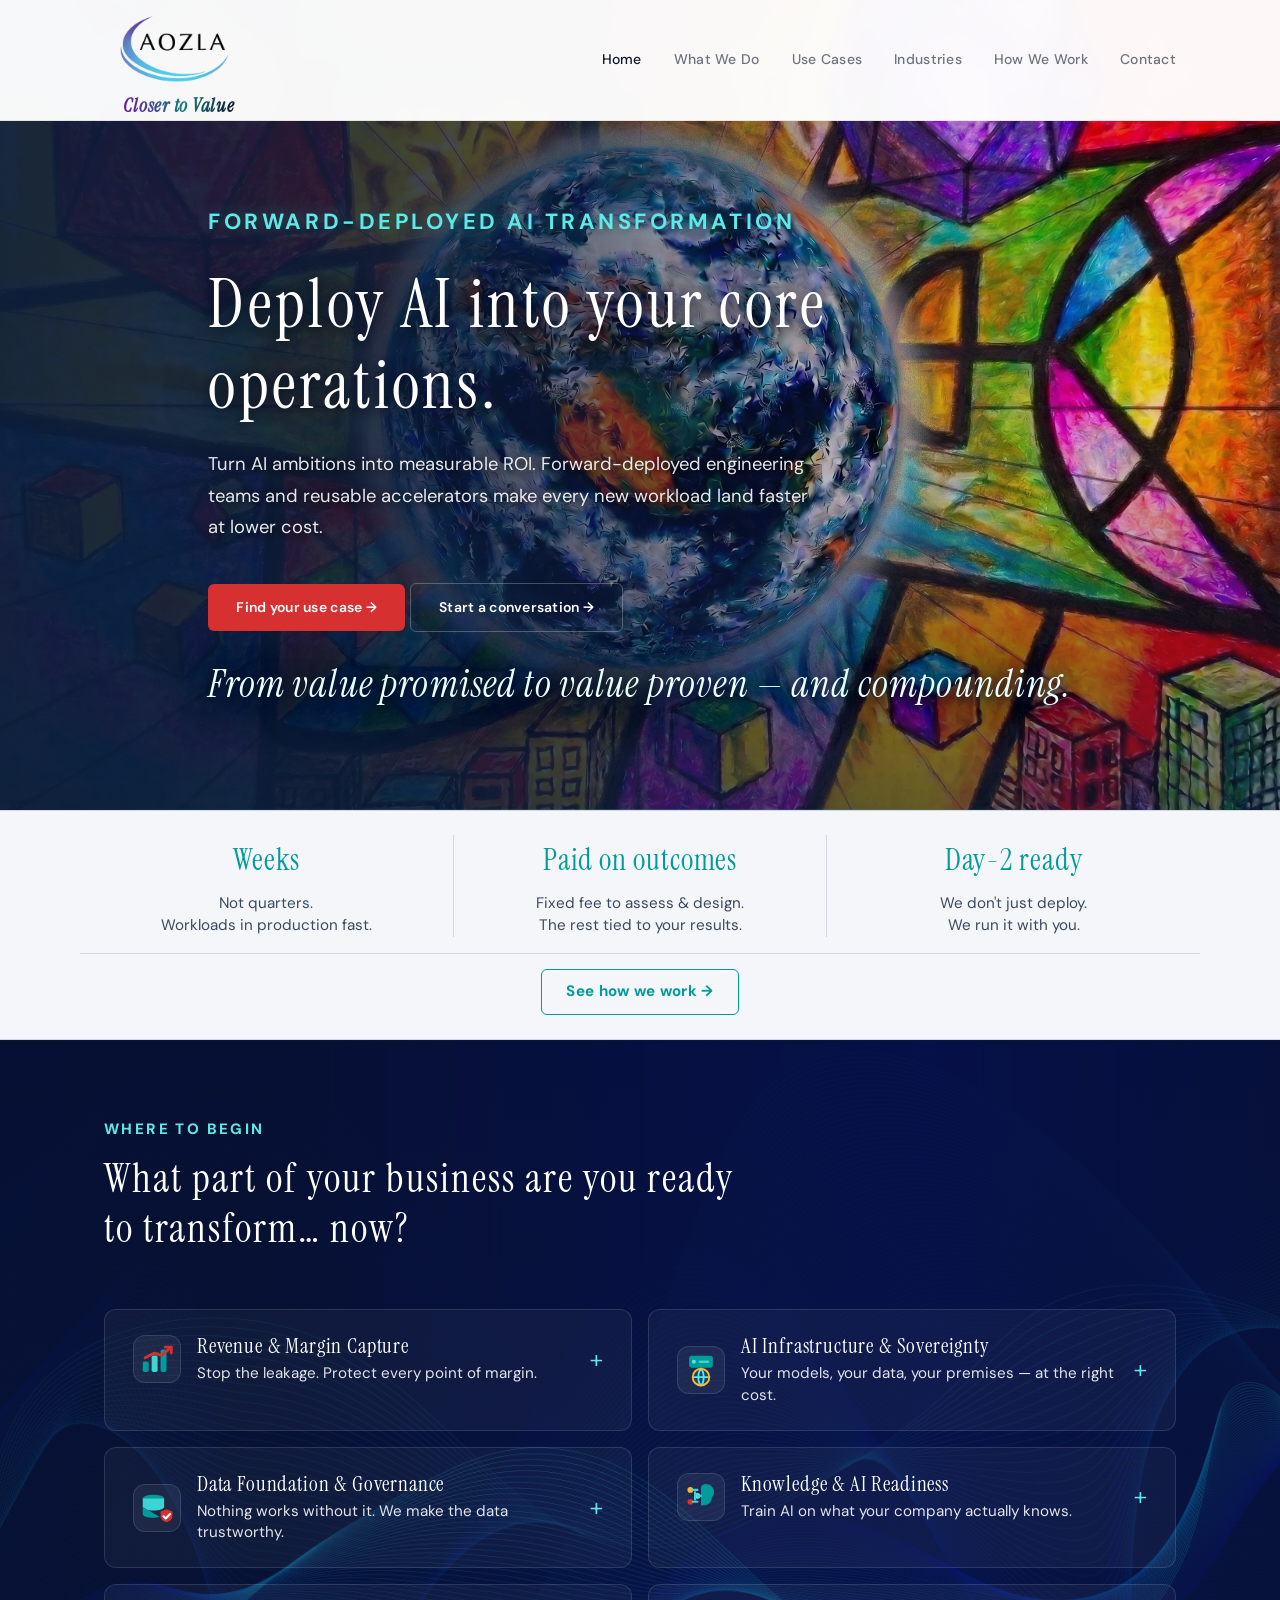
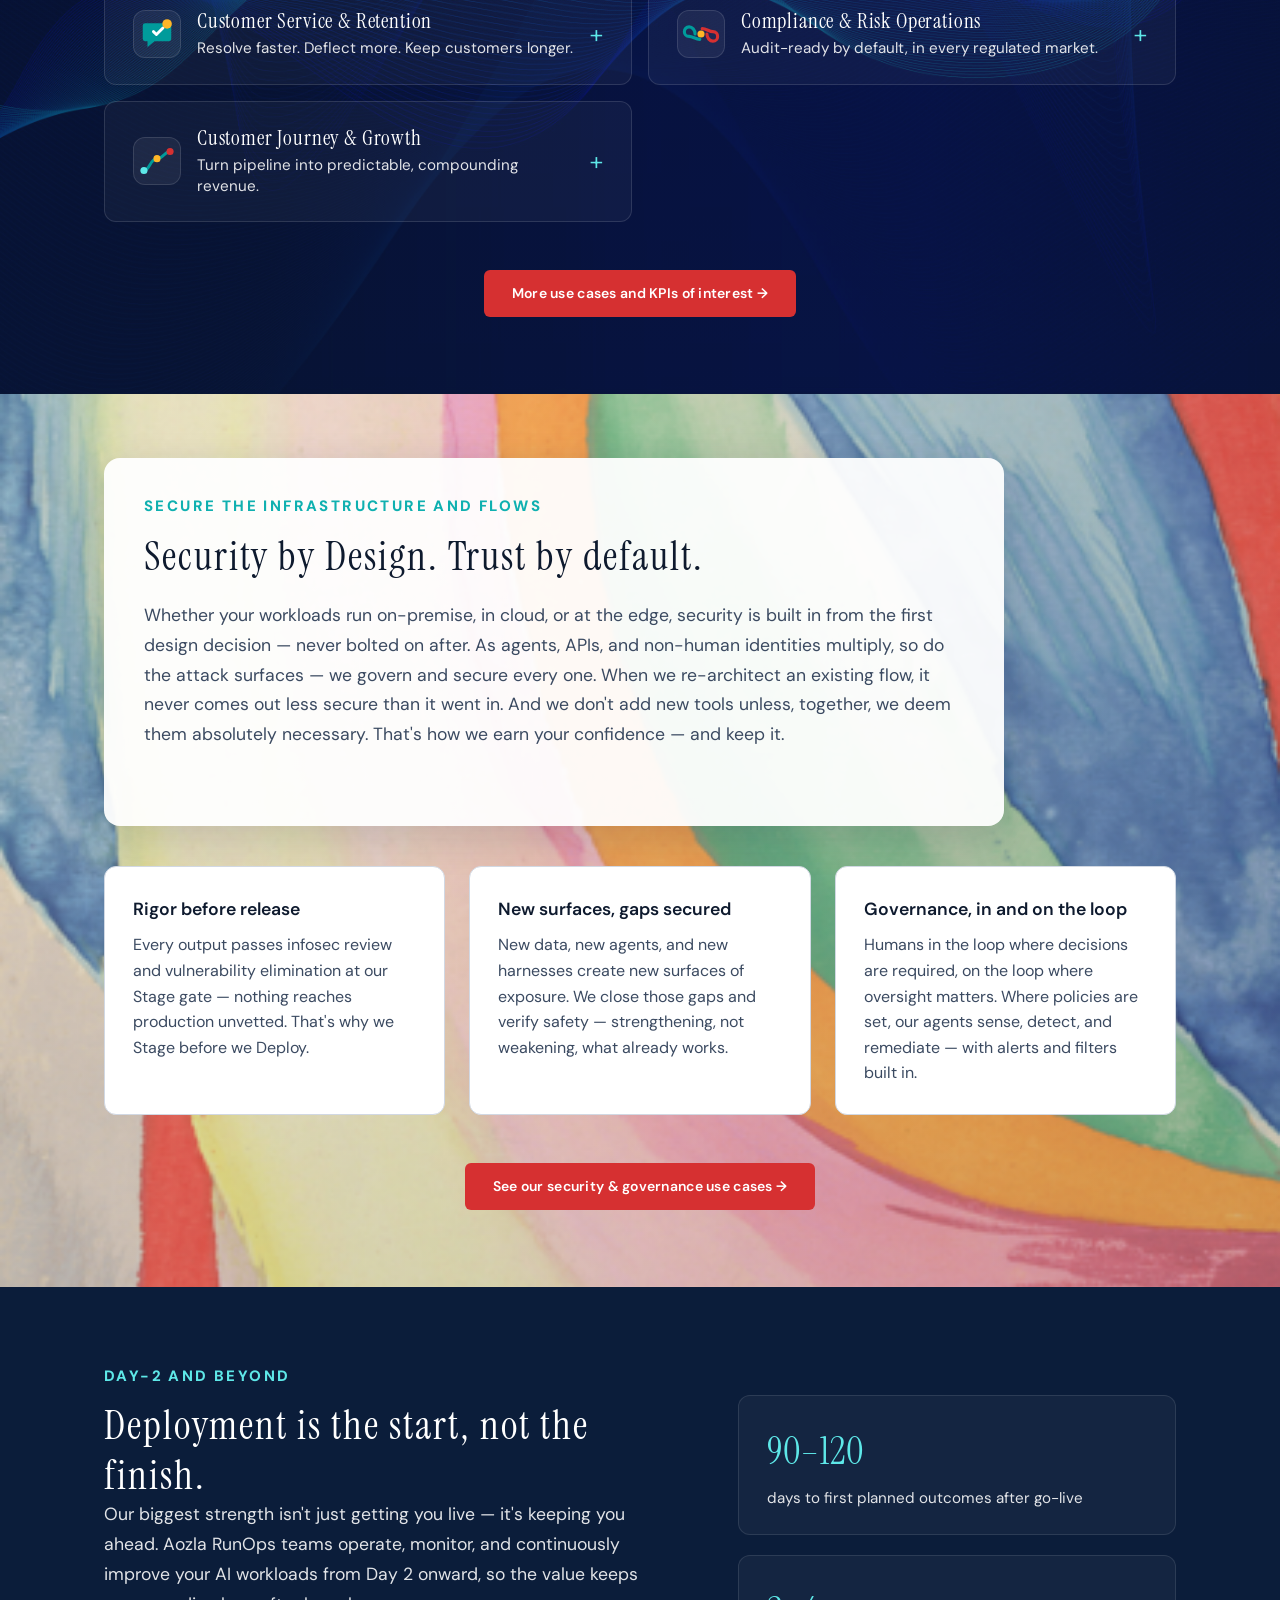
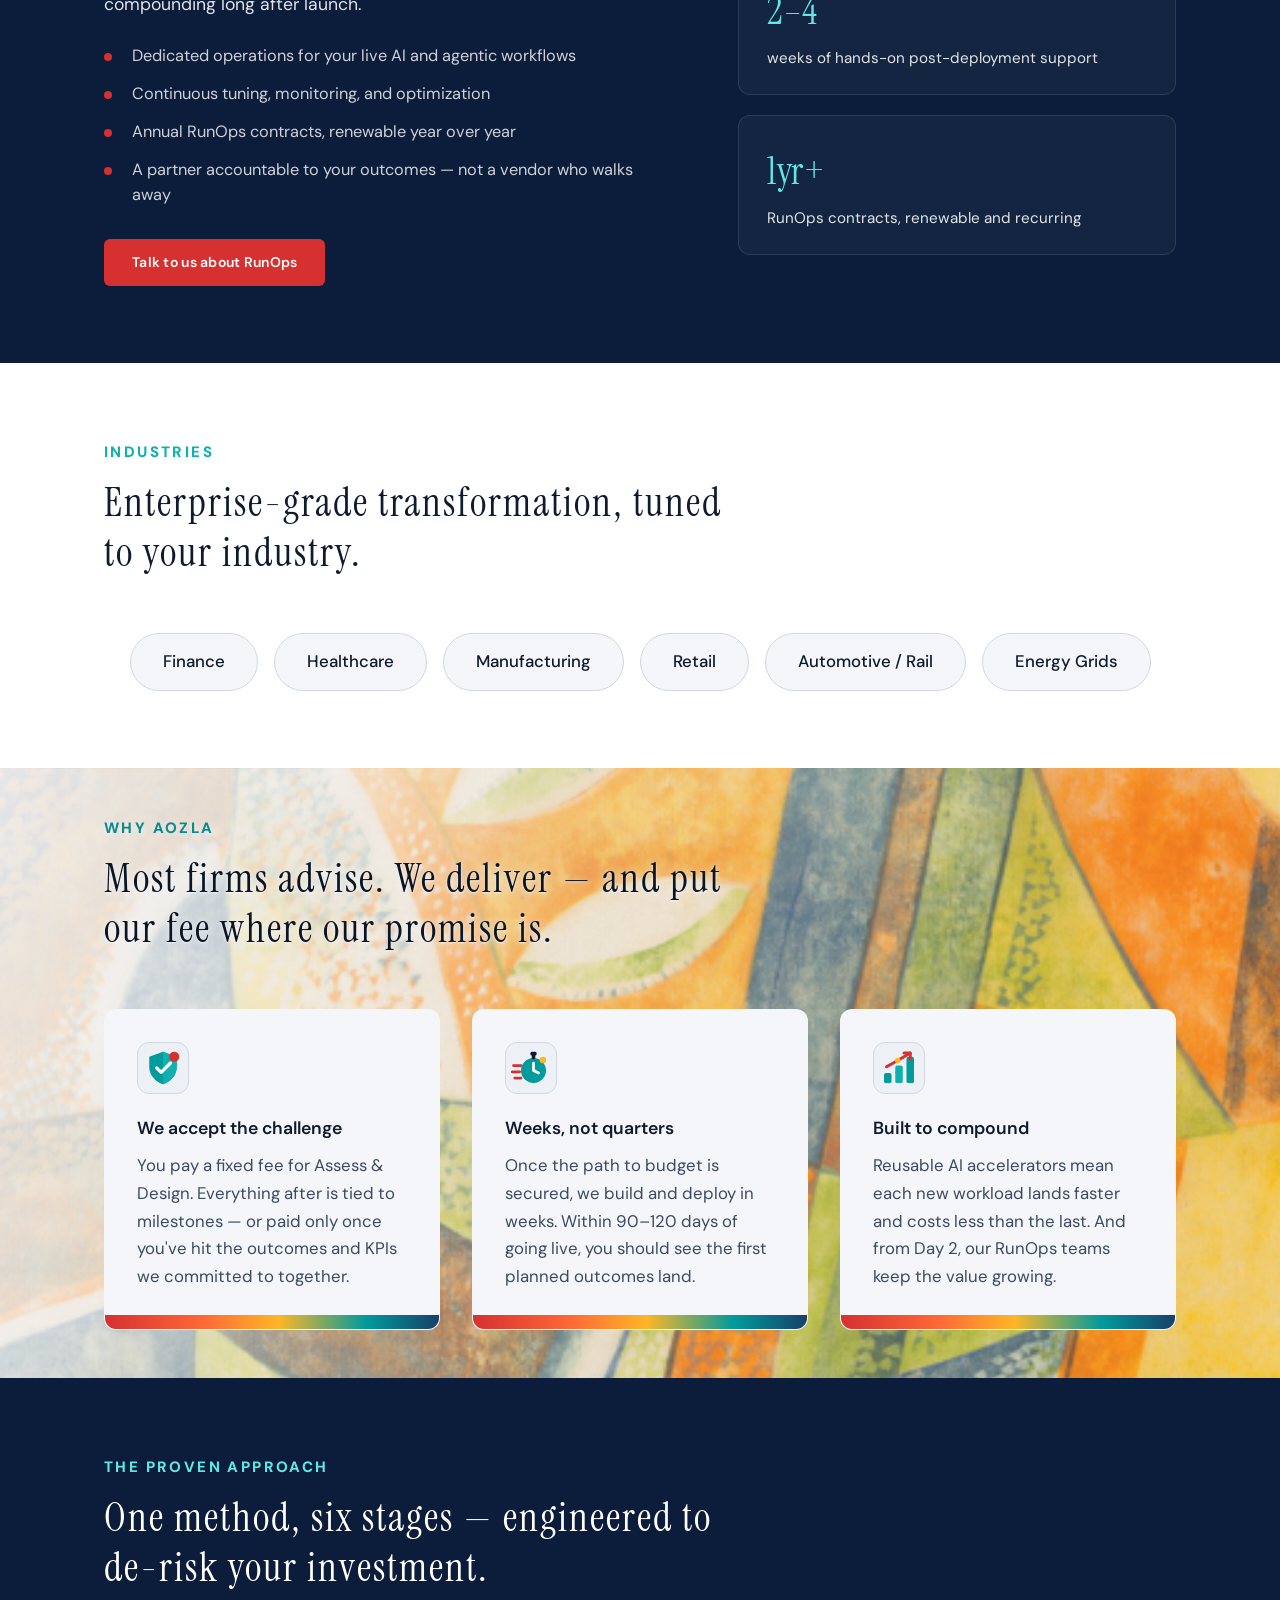
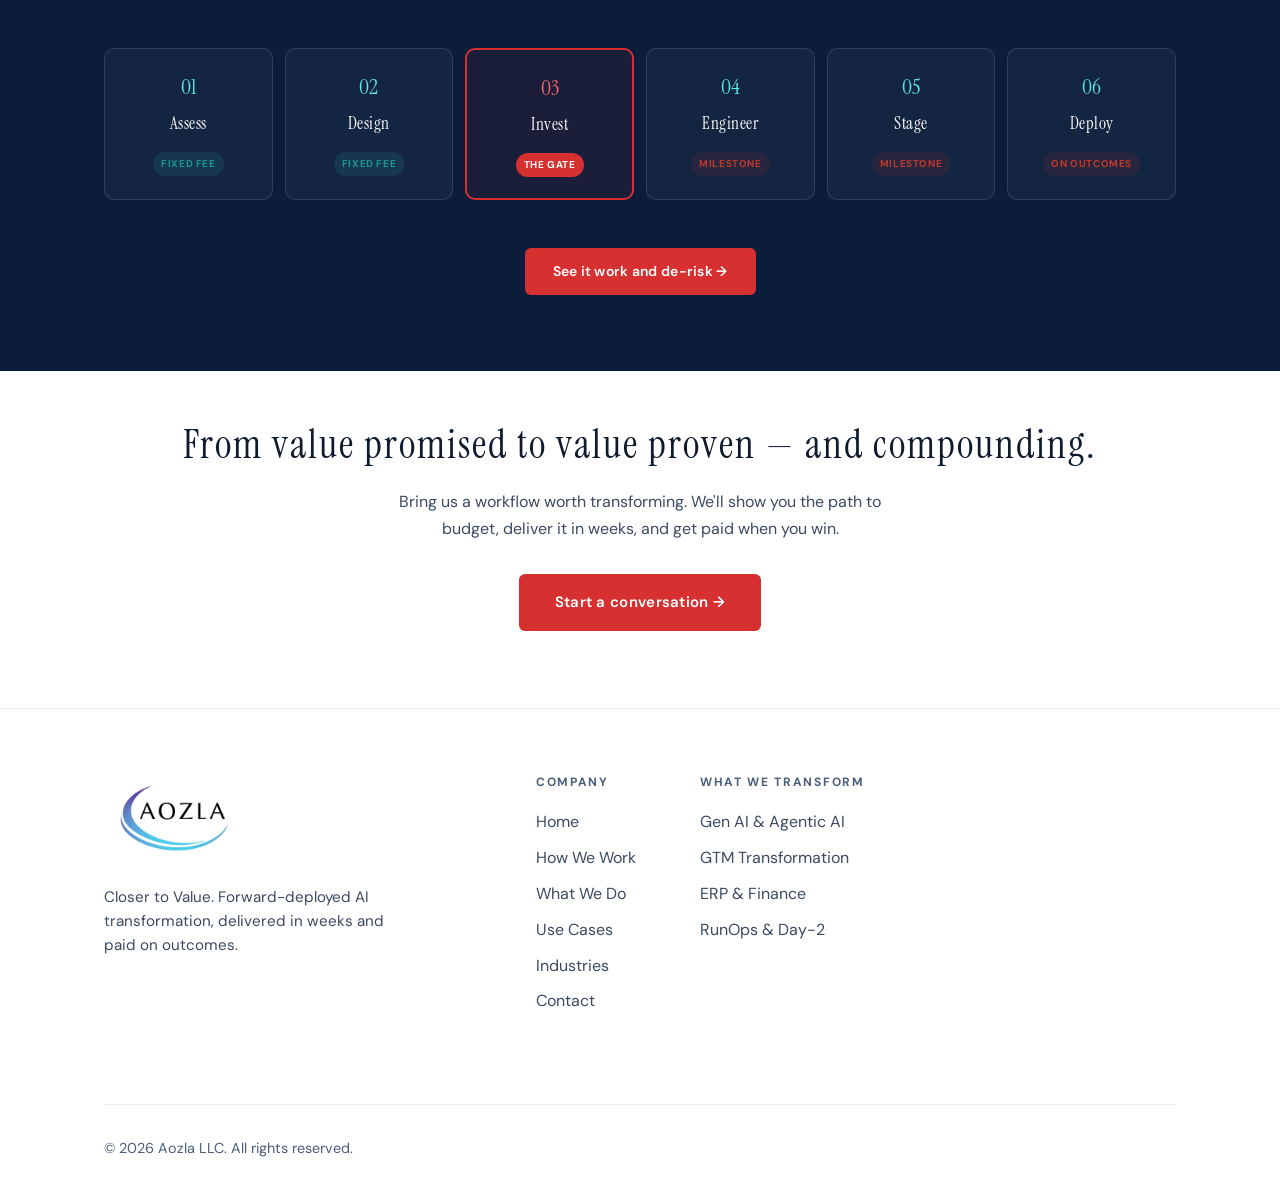
<file: index.html>
<!DOCTYPE html>
<html lang="en">
<head>
  <meta charset="UTF-8">
  <meta name="viewport" content="width=device-width, initial-scale=1.0">
  <meta name="description" content="Aozla is a forward-deployed AI delivery partner. We transform enterprise workflows in weeks, not quarters — and get paid on the outcomes you achieve. Closer to Value.">
  <meta name="keywords" content="AI workflow transformation, forward-deployed engineering, agentic AI, outcome-based pricing, AI delivery, enterprise AI, reusable AI accelerators, AI operations, RunOps">
  <meta name="robots" content="index, follow">
  <title>Aozla — Forward-Deployed AI Transformation</title>

  <meta property="og:title" content="Aozla — Closer to Value">
  <meta property="og:description" content="Forward-deployed AI transformation, delivered in weeks and paid on outcomes. From value promised to value proven — and compounding.">
  <meta property="og:type" content="website">
  <meta property="og:url" content="https://www.aozla.com">

  <link rel="preconnect" href="https://fonts.googleapis.com">
  <link rel="preconnect" href="https://fonts.gstatic.com" crossorigin>
  <link href="https://fonts.googleapis.com/css2?family=DM+Sans:ital,opsz,wght@0,9..40,300;0,9..40,400;0,9..40,500;0,9..40,600;0,9..40,700;1,9..40,400&family=Instrument+Serif:ital@0;1&display=swap" rel="stylesheet">
  <link rel="stylesheet" href="styles.css?v=84">

<style>
.nav-desktop{display:flex;gap:2rem;align-items:center;}
.nav-desktop a{color:rgba(14,26,46,0.6);font-size:14px;font-weight:500;letter-spacing:0.02em;transition:color 0.2s;}
.nav-desktop a:hover,.nav-desktop a.active{color:#0E1A2E;}
.nav-mobile{display:none;flex-direction:column;background:#ffffff;border-top:2px solid #e0e0e0;box-shadow:0 12px 32px rgba(0,0,0,0.2);}
.nav-mobile.open{display:flex;}
.nav-mobile a{display:block;padding:1.1rem 2rem;font-size:1.1rem;color:#0E1A2E;font-weight:500;border-bottom:1px solid #f0f0f0;font-family:'DM Sans',sans-serif;}
.nav-mobile a:last-child{border-bottom:none;}
.nav-mobile a:hover,.nav-mobile a.active{background:#f4f6f9;}
.nav-toggle{display:none;flex-direction:column;gap:5px;background:none;border:none;cursor:pointer;padding:4px;}
.nav-toggle span{display:block;width:22px;height:2px;background:#0E1A2E;border-radius:2px;}
@media(max-width:768px){
  .nav-desktop{display:none!important;}
  .nav-toggle{display:flex!important;}
  .nav-inner{height:80px!important;}
  .logo-img{height:60px!important;}
}
@media(min-width:769px){
  .nav-mobile{display:none!important;}
}
</style>
  <link rel="canonical" href="https://www.aozla.com/">

  <!-- Twitter cards -->
  <meta name="twitter:card" content="summary_large_image">
  <meta name="twitter:title" content="Aozla — Closer to Value">
  <meta name="twitter:description" content="Forward-deployed AI transformation, delivered in weeks and paid on outcomes.">

  <!-- Structured data: Organization -->
  <script type="application/ld+json">
  {
    "@context": "https://schema.org",
    "@type": "Organization",
    "name": "Aozla",
    "url": "https://www.aozla.com/",
    "logo": "https://www.aozla.com/Aozla-logo.png",
    "description": "AI and Agentic Design, Implementation and Operations partner enabling a business to scale and create measurable efficiencies in revenue capture, GTM growth, cost to serve and productivity.",
    "slogan": "Closer to Value.",
    "knowsAbout": ["Agentic AI", "Generative AI", "AI workflow transformation", "Forward-deployed engineering", "Revenue Operations", "GTM Transformation", "AI Governance", "Data Sovereignty", "On-premise LLM deployment", "RunOps"],
    "areaServed": "Global",
    "sameAs": []
  }
  </script>

  <!-- Structured data: Service -->
  <script type="application/ld+json">
  {
    "@context": "https://schema.org",
    "@type": "Service",
    "serviceType": "AI Design, Implementation & Operations",
    "provider": { "@type": "Organization", "name": "Aozla" },
    "description": "Forward-deployed AI and agentic transformation for midsize and enterprise organizations. We assess and design for a fixed fee, then deliver in weeks and get paid on the measurable outcomes achieved.",
    "areaServed": "Global",
    "audience": { "@type": "Audience", "audienceType": "Enterprise and midsize organizations in Technology, Finance, Automotive/Rail, Healthcare, Manufacturing, Retail, and Energy" }
  }
  </script>
</head>
<body>

  <nav class="nav" id="nav">
    <div class="nav-inner">
      <a href="/" class="nav-logo nav-logo-stacked">
        <img src="Aozla-logo.png" alt="Aozla" class="logo-img">
        <span class="logo-tagline">Closer to Value</span>
      </a>
      <div class="nav-desktop" id="navDesktop">
        <a href="/" class="active">Home</a>
        <a href="what-we-do.html">What We Do</a>
        <a href="use-cases.html">Use Cases</a>
        <a href="industries.html">Industries</a>
          <a href="how-we-work.html">How We Work</a>
      <a href="contact.html">Contact</a>
      </div>
      <button class="nav-toggle" id="navToggle" aria-label="Toggle menu">
        <span></span><span></span><span></span>
      </button>
    </div>
    <div class="nav-mobile" id="navMobile">
      <a href="/" class="active">Home</a>
      <a href="how-we-work.html">How We Work</a>
      <a href="what-we-do.html">What We Do</a>
      <a href="use-cases.html">Use Cases</a>
      <a href="industries.html">Industries</a>
      <a href="contact.html">Contact</a>
    </div>
  </nav>

  <header class="hero">
    <div class="hero-bg"></div>
    <div class="container hero-content">
      <p class="hero-tag">Forward-Deployed AI Transformation</p>
      <h1 class="hero-title">Deploy AI into your core operations.</h1>
      <p class="hero-subtitle">Turn AI ambitions into measurable ROI. Forward-deployed engineering teams and reusable accelerators make every new workload land faster at lower cost.</p>
      <div class="hero-actions">
        <a href="use-cases.html" class="btn btn-primary">Find your use case &rarr;</a>
        <a href="contact.html" class="btn btn-outline">Start a conversation &rarr;</a>
      </div>
      <p class="hero-arc hero-arc-below">From value promised to value proven &mdash; and compounding.</p>
    </div>
  </header>

  <section class="promise-band">
    <div class="container promise-band-inner">
      <div class="promise-item">
        <span class="promise-figure">Weeks</span>
        <span class="promise-label">Not quarters.<br>Workloads in production fast.</span>
      </div>
      <div class="promise-divider"></div>
      <div class="promise-item">
        <span class="promise-figure">Paid on outcomes</span>
        <span class="promise-label">Fixed fee to assess &amp; design.<br>The rest tied to your results.</span>
      </div>
      <div class="promise-divider"></div>
      <div class="promise-item">
        <span class="promise-figure">Day-2 ready</span>
        <span class="promise-label">We don't just deploy.<br>We run it with you.</span>
      </div>
    </div>
    <div class="container promise-band-foot">
      <a href="how-we-work.html" class="btn promise-band-btn">See how we work &rarr;</a>
    </div>
  </section>

  <section class="section transform-now-section">
    <div class="container">
      <div class="section-header">
        <p class="section-tag">Where to Begin</p>
        <h2 class="section-title">What part of your business are you ready to transform&hellip; now?</h2>
      </div>
      <div class="tn-grid"><div class="tn-card" data-target="use-cases.html#finance">
          <button class="tn-head" aria-expanded="false">
            <span class="tn-icon"><svg viewBox="0 0 32 32" fill="none" xmlns="http://www.w3.org/2000/svg">
  <rect x="4" y="18" width="5" height="9" rx="1.5" fill="#009B9B"/>
  <rect x="11.5" y="13" width="5" height="14" rx="1.5" fill="#3DD4D4"/>
  <rect x="19" y="8" width="5" height="19" rx="1.5" fill="#009B9B"/>
  <path d="M23 6 L28 6 L28 11" stroke="#D63031" stroke-width="2.4" stroke-linecap="round" stroke-linejoin="round"/>
  <path d="M6 15 L14 11 L20 13 L28 6" stroke="#D63031" stroke-width="2.4" stroke-linecap="round" stroke-linejoin="round" fill="none"/>
</svg></span>
            <span class="tn-title">Revenue &amp; Margin Capture</span>
            <span class="tn-hook">Stop the leakage. Protect every point of margin.</span>
            <span class="tn-toggle" aria-hidden="true">+</span>
          </button>
          <div class="tn-body">
            <p>Deal-desk review, quote &amp; order processing, margin audit and leakage recovery, renewals, territory &amp; quota assignment, discount governance.</p>
            <a href="use-cases.html#finance" class="tn-link">See the use cases &amp; KPIs &rarr;</a>
          </div>
        </div><div class="tn-card" data-target="use-cases.html#model-harness">
          <button class="tn-head" aria-expanded="false">
            <span class="tn-icon"><svg viewBox="0 0 32 32" fill="none" xmlns="http://www.w3.org/2000/svg">
  <rect x="6" y="4" width="20" height="10" rx="2" fill="#009B9B"/>
  <circle cx="10" cy="9" r="1.6" fill="#5EE8E8"/><rect x="14" y="8" width="9" height="2" rx="1" fill="#3DD4D4"/>
  <circle cx="16" cy="22" r="7" fill="#17406b"/>
  <path d="M9 22 H23 M16 15 C19 18 19 26 16 29 C13 26 13 18 16 15Z" stroke="#5EE8E8" stroke-width="1.6" fill="none"/>
  <circle cx="16" cy="22" r="7" stroke="#FFB627" stroke-width="1.6" fill="none"/>
</svg></span>
            <span class="tn-title">AI Infrastructure &amp; Sovereignty</span>
            <span class="tn-hook">Your models, your data, your premises &mdash; at the right cost.</span>
            <span class="tn-toggle" aria-hidden="true">+</span>
          </button>
          <div class="tn-body">
            <p>On-premise open-weight LLM deployment, data residency, hierarchical model routing, and cost control across the model hierarchy.</p>
            <a href="use-cases.html#model-harness" class="tn-link">See the use cases &amp; KPIs &rarr;</a>
          </div>
        </div>
<div class="tn-card" data-target="use-cases.html#security-governance">
          <button class="tn-head" aria-expanded="false">
            <span class="tn-icon"><svg viewBox="0 0 32 32" fill="none" xmlns="http://www.w3.org/2000/svg">
  <ellipse cx="13" cy="8" rx="9" ry="3.2" fill="#009B9B"/>
  <path d="M4 8 V15 C4 16.8 8 18.2 13 18.2 C18 18.2 22 16.8 22 15 V8" fill="#3DD4D4"/>
  <path d="M4 15 V21 C4 22.8 8 24.2 13 24.2 C15 24.2 16.8 24 18.2 23.6" fill="#009B9B"/>
  <path d="M24 17 l5 2 v3.5 c0 3-2.2 4.6-5 5.5 c-2.8-.9-5-2.5-5-5.5 V19 Z" fill="#D63031"/>
  <path d="M21.5 23 l1.8 1.8 L27 21" stroke="#fff" stroke-width="1.8" stroke-linecap="round" stroke-linejoin="round" fill="none"/>
</svg></span>
            <span class="tn-title">Data Foundation &amp; Governance</span>
            <span class="tn-hook">Nothing works without it. We make the data trustworthy.</span>
            <span class="tn-toggle" aria-hidden="true">+</span>
          </button>
          <div class="tn-body">
            <p>Taxonomy, hierarchy, source-of-truth &amp; record, data currency and hygiene, distribution, privacy, IP confidentiality.</p>
            <a href="use-cases.html#security-governance" class="tn-link">See the use cases &amp; KPIs &rarr;</a>
          </div>
        </div><div class="tn-card" data-target="use-cases.html#model-harness">
          <button class="tn-head" aria-expanded="false">
            <span class="tn-icon"><svg viewBox="0 0 32 32" fill="none" xmlns="http://www.w3.org/2000/svg">
  <path d="M20 5 C24.5 5 27 8.5 27 12 C27 14 26 15.5 25 16.5 C25 20 22.5 23 19 23 L16 23 L16 8 C16 6 18 5 20 5 Z" fill="#009B9B"/>
  <circle cx="7" cy="10" r="2.4" fill="#FFB627"/>
  <circle cx="7" cy="20" r="2.4" fill="#D63031"/>
  <circle cx="13" cy="15" r="2.4" fill="#5EE8E8"/>
  <path d="M9 10 H13 M9 20 H13 M13 15 H16 M11 12 L11 18" stroke="#3DD4D4" stroke-width="1.8" stroke-linecap="round"/>
</svg></span>
            <span class="tn-title">Knowledge &amp; AI Readiness</span>
            <span class="tn-hook">Train AI on what your company actually knows.</span>
            <span class="tn-toggle" aria-hidden="true">+</span>
          </button>
          <div class="tn-body">
            <p>Build a repository of explicit knowledge from existing data &mdash; and implicit, tacit knowledge from your people &mdash; so AI and agents are trained on your real institutional knowledge.</p>
            <a href="use-cases.html#model-harness" class="tn-link">See the use cases &amp; KPIs &rarr;</a>
          </div>
        </div><div class="tn-card" data-target="use-cases.html#marketing-sales">
          <button class="tn-head" aria-expanded="false">
            <span class="tn-icon"><svg viewBox="0 0 32 32" fill="none" xmlns="http://www.w3.org/2000/svg">
  <path d="M6 7 H26 A2 2 0 0 1 28 9 V20 A2 2 0 0 1 26 22 H14 L8 27 V22 H6 A2 2 0 0 1 4 20 V9 A2 2 0 0 1 6 7 Z" fill="#009B9B"/>
  <path d="M13 14 l2.5 2.5 L21 11" stroke="#fff" stroke-width="2.4" stroke-linecap="round" stroke-linejoin="round" fill="none"/>
  <circle cx="24.5" cy="7.5" r="4" fill="#FFB627"/>
</svg></span>
            <span class="tn-title">Customer Service &amp; Retention</span>
            <span class="tn-hook">Resolve faster. Deflect more. Keep customers longer.</span>
            <span class="tn-toggle" aria-hidden="true">+</span>
          </button>
          <div class="tn-body">
            <p>Issue capture, triage, resolution, proactive engagement, ticket deflection, churn prevention.</p>
            <a href="use-cases.html#marketing-sales" class="tn-link">See the use cases &amp; KPIs &rarr;</a>
          </div>
        </div><div class="tn-card" data-target="use-cases.html#security-governance">
          <button class="tn-head" aria-expanded="false">
            <span class="tn-icon"><svg viewBox="0 0 32 32" fill="none" xmlns="http://www.w3.org/2000/svg">
  <path d="M11 16 C11 12.5 8.5 10 6 10 C3.5 10 2 12 2 14 C2 16 3.5 18 6 18 C9 18 11.5 20.5 15 20.5" stroke="#009B9B" stroke-width="2.6" stroke-linecap="round" fill="none"/>
  <path d="M21 16 C21 19.5 23.5 22 26 22 C28.5 22 30 20 30 18 C30 16 28.5 14 26 14 C23 14 20.5 11.5 17 11.5" stroke="#D63031" stroke-width="2.6" stroke-linecap="round" fill="none"/>
  <circle cx="16" cy="16" r="3" fill="#FFB627"/>
</svg></span>
            <span class="tn-title">Compliance &amp; Risk Operations</span>
            <span class="tn-hook">Audit-ready by default, in every regulated market.</span>
            <span class="tn-toggle" aria-hidden="true">+</span>
          </button>
          <div class="tn-body">
            <p>Audit readiness, regulatory reporting (SOX, HIPAA, insurance), human-in/on-the-loop controls, multi-country privacy governance.</p>
            <a href="use-cases.html#security-governance" class="tn-link">See the use cases &amp; KPIs &rarr;</a>
          </div>
        </div><div class="tn-card" data-target="use-cases.html#marketing-sales">
          <button class="tn-head" aria-expanded="false">
            <span class="tn-icon"><svg viewBox="0 0 32 32" fill="none" xmlns="http://www.w3.org/2000/svg">
  <path d="M5 24 C10 24 10 14 16 14 C22 14 22 8 27 8" stroke="#009B9B" stroke-width="2.4" stroke-linecap="round" fill="none"/>
  <circle cx="5" cy="24" r="3" fill="#5EE8E8"/>
  <circle cx="16" cy="14" r="3" fill="#FFB627"/>
  <circle cx="27" cy="8" r="3" fill="#D63031"/>
</svg></span>
            <span class="tn-title">Customer Journey &amp; Growth</span>
            <span class="tn-hook">Turn pipeline into predictable, compounding revenue.</span>
            <span class="tn-toggle" aria-hidden="true">+</span>
          </button>
          <div class="tn-body">
            <p>Lead identification, capture, qualification, routing &amp; aging, pipeline progression, cross-sell/upsell, retention.</p>
            <a href="use-cases.html#marketing-sales" class="tn-link">See the use cases &amp; KPIs &rarr;</a>
          </div>
        </div>
      </div>
      <div class="model-cta">
        <a href="use-cases.html" class="btn btn-primary">More use cases and KPIs of interest &rarr;</a>
      </div>
    </div>
  </section>

  <section class="section security-section">
    <div class="container">
      <div class="security-textbox">
        <div class="section-header">
          <p class="section-tag">Secure the Infrastructure and Flows</p>
          <h2 class="section-title">Security by Design. Trust by default.</h2>
        </div>
        <p class="security-lead">Whether your workloads run on-premise, in cloud, or at the edge, security is built in from the first design decision &mdash; never bolted on after. As agents, APIs, and non-human identities multiply, so do the attack surfaces &mdash; we govern and secure every one. When we re-architect an existing flow, it never comes out less secure than it went in. And we don't add new tools unless, together, we deem them absolutely necessary. That's how we earn your confidence &mdash; and keep it.</p>
      </div>
      <div class="security-grid">
        <div class="security-item">
          <h3>Rigor before release</h3>
          <p>Every output passes infosec review and vulnerability elimination at our Stage gate &mdash; nothing reaches production unvetted. That's why we Stage before we Deploy.</p>
        </div>
        <div class="security-item">
          <h3>New surfaces, gaps secured</h3>
          <p>New data, new agents, and new harnesses create new surfaces of exposure. We close those gaps and verify safety &mdash; strengthening, not weakening, what already works.</p>
        </div>
        <div class="security-item">
          <h3>Governance, in and on the loop</h3>
          <p>Humans in the loop where decisions are required, on the loop where oversight matters. Where policies are set, our agents sense, detect, and remediate &mdash; with alerts and filters built in.</p>
        </div>
      </div>
      <div class="model-cta">
        <a href="use-cases.html#security-governance" class="btn btn-primary">See our security &amp; governance use cases &rarr;</a>
      </div>
    </div>
  </section>

  <section class="section runops-section">
    <div class="container runops-inner">
      <div class="runops-content">
        <p class="section-tag">Day-2 and Beyond</p>
        <h2 class="section-title">Deployment is the start, not the finish.</h2>
        <p class="runops-lead">Our biggest strength isn't just getting you live &mdash; it's keeping you ahead. Aozla RunOps teams operate, monitor, and continuously improve your AI workloads from Day 2 onward, so the value keeps compounding long after launch.</p>
        <ul class="runops-list">
          <li>Dedicated operations for your live AI and agentic workflows</li>
          <li>Continuous tuning, monitoring, and optimization</li>
          <li>Annual RunOps contracts, renewable year over year</li>
          <li>A partner accountable to your outcomes &mdash; not a vendor who walks away</li>
        </ul>
        <a href="contact.html" class="btn btn-primary">Talk to us about RunOps</a>
      </div>
      <div class="runops-visual">
        <div class="runops-metric">
          <span class="runops-metric-num">90&ndash;120</span>
          <span class="runops-metric-label">days to first planned outcomes after go-live</span>
        </div>
        <div class="runops-metric">
          <span class="runops-metric-num">2&ndash;4</span>
          <span class="runops-metric-label">weeks of hands-on post-deployment support</span>
        </div>
        <div class="runops-metric">
          <span class="runops-metric-num">1yr+</span>
          <span class="runops-metric-label">RunOps contracts, renewable and recurring</span>
        </div>
      </div>
    </div>
  </section>

  <section class="section industries-section">
    <div class="container">
      <div class="section-header">
        <p class="section-tag">Industries</p>
        <h2 class="section-title">Enterprise-grade transformation, tuned to your industry.</h2>
      </div>
      <div class="industries-grid">
        <a href="industries.html" class="industry-pill">Finance</a>
        <a href="industries.html" class="industry-pill">Healthcare</a>
        <a href="industries.html" class="industry-pill">Manufacturing</a>
        <a href="industries.html" class="industry-pill">Retail</a>
        <a href="industries.html" class="industry-pill">Automotive / Rail</a>
        <a href="industries.html" class="industry-pill">Energy Grids</a>
      </div>
    </div>
  </section>

  <section class="section value-section">
    <div class="container">
      <div class="section-header">
        <p class="section-tag">Why Aozla</p>
        <h2 class="section-title">Most firms advise. We deliver — and put our fee where our promise is.</h2>
      </div>
      <div class="value-grid">
        <div class="value-card">
          <div class="value-icon"><svg viewBox="0 0 32 32" fill="none" xmlns="http://www.w3.org/2000/svg">
  <path d="M16 3 L27 7 V15 C27 22 22 27 16 29 C10 27 5 22 5 15 V7 Z" fill="#009B9B"/>
  <path d="M16 3 L27 7 V15 C27 22 22 27 16 29 Z" fill="#0FB0B0"/>
  <path d="M11 16 l3.5 3.5 L22 12" stroke="#fff" stroke-width="2.6" stroke-linecap="round" stroke-linejoin="round" fill="none"/>
  <circle cx="25" cy="7" r="4" fill="#D63031"/>
</svg></div>
          <h3>We accept the challenge</h3>
          <p>You pay a fixed fee for Assess &amp; Design. Everything after is tied to milestones — or paid only once you've hit the outcomes and KPIs we committed to together.</p>
        </div>
        <div class="value-card">
          <div class="value-icon"><svg viewBox="0 0 32 32" fill="none" xmlns="http://www.w3.org/2000/svg">
  <circle cx="18" cy="18" r="10" fill="#009B9B"/>
  <rect x="15.5" y="3" width="5" height="3" rx="1.2" fill="#0E1A2E"/>
  <rect x="16.6" y="5" width="2.8" height="4" rx="1" fill="#0E1A2E"/>
  <path d="M18 18 L18 12 M18 18 L22 20" stroke="#fff" stroke-width="2.2" stroke-linecap="round"/>
  <path d="M2 14 H8 M1 19 H7 M3 24 H8" stroke="#D63031" stroke-width="2.2" stroke-linecap="round"/>
  <circle cx="25.5" cy="9.5" r="2.6" fill="#FFB627"/>
</svg></div>
          <h3>Weeks, not quarters</h3>
          <p>Once the path to budget is secured, we build and deploy in weeks. Within 90&ndash;120 days of going live, you should see the first planned outcomes land.</p>
        </div>
        <div class="value-card">
          <div class="value-icon"><svg viewBox="0 0 32 32" fill="none" xmlns="http://www.w3.org/2000/svg">
  <rect x="4" y="20" width="6" height="8" rx="1.5" fill="#009B9B"/>
  <rect x="13" y="14" width="6" height="14" rx="1.5" fill="#0FB0B0"/>
  <rect x="22" y="7" width="6" height="21" rx="1.5" fill="#009B9B"/>
  <path d="M6 15 L15 10 L25 4" stroke="#D63031" stroke-width="2.4" stroke-linecap="round" stroke-linejoin="round" fill="none"/>
  <path d="M20 4 L25 4 L25 9" stroke="#D63031" stroke-width="2.4" stroke-linecap="round" stroke-linejoin="round"/>
  <circle cx="15" cy="10" r="2.2" fill="#FFB627"/>
</svg></div>
          <h3>Built to compound</h3>
          <p>Reusable AI accelerators mean each new workload lands faster and costs less than the last. And from Day 2, our RunOps teams keep the value growing.</p>
        </div>
      </div>
    </div>
  </section>

  <section class="section proven-section">
    <div class="container">
      <div class="section-header">
        <p class="section-tag">The Proven Approach</p>
        <h2 class="section-title">One method, six stages &mdash; engineered to de-risk your investment.</h2>
      </div>
      <div class="proven-flow">
        <div class="proven-stage">
          <span class="proven-num">01</span>
          <h3>Assess</h3>
          <span class="model-fee model-fee-fixed">Fixed fee</span>
        </div>
        <div class="proven-stage">
          <span class="proven-num">02</span>
          <h3>Design</h3>
          <span class="model-fee model-fee-fixed">Fixed fee</span>
        </div>
        <div class="proven-stage proven-stage-gate">
          <span class="proven-num">03</span>
          <h3>Invest</h3>
          <span class="model-fee model-fee-gate">The Gate</span>
        </div>
        <div class="proven-stage">
          <span class="proven-num">04</span>
          <h3>Engineer</h3>
          <span class="model-fee model-fee-outcome">Milestone</span>
        </div>
        <div class="proven-stage">
          <span class="proven-num">05</span>
          <h3>Stage</h3>
          <span class="model-fee model-fee-outcome">Milestone</span>
        </div>
        <div class="proven-stage">
          <span class="proven-num">06</span>
          <h3>Deploy</h3>
          <span class="model-fee model-fee-outcome">On outcomes</span>
        </div>
      </div>
      <div class="model-cta">
        <a href="how-we-work.html" class="btn btn-primary">See it work and de-risk &rarr;</a>
      </div>
    </div>
  </section>

  <section class="section cta-section">
    <div class="container cta-content">
      <h2>From value promised to value proven &mdash; and compounding.</h2>
      <p>Bring us a workflow worth transforming. We'll show you the path to budget, deliver it in weeks, and get paid when you win.</p>
      <a href="contact.html" class="btn btn-primary btn-lg">Start a conversation &rarr;</a>
    </div>
  </section>

  <footer class="footer">
    <div class="container footer-inner">
      <div class="footer-brand">
        <img src="Aozla-logo.png" alt="Aozla" class="logo-img">
        <p class="footer-tagline">Closer to Value. Forward-deployed AI transformation, delivered in weeks and paid on outcomes.</p>
      </div>
      <div class="footer-links">
        <div class="footer-col">
          <h4>Company</h4>
          <a href="/">Home</a>
          <a href="how-we-work.html">How We Work</a>
          <a href="what-we-do.html">What We Do</a>
          <a href="use-cases.html">Use Cases</a>
          <a href="industries.html">Industries</a>
          <a href="contact.html">Contact</a>
        </div>
        <div class="footer-col">
          <h4>What We Transform</h4>
          <a href="what-we-do.html">Gen AI &amp; Agentic AI</a>
          <a href="what-we-do.html">GTM Transformation</a>
          <a href="what-we-do.html">ERP &amp; Finance</a>
          <a href="what-we-do.html">RunOps &amp; Day-2</a>
        </div>
      </div>
      <div class="footer-bottom">
        <p>&copy; 2026 Aozla LLC. All rights reserved.</p>
      </div>
    </div>
  </footer>

  <script src="main.js?v=3"></script>
</body>
</html>
</file>
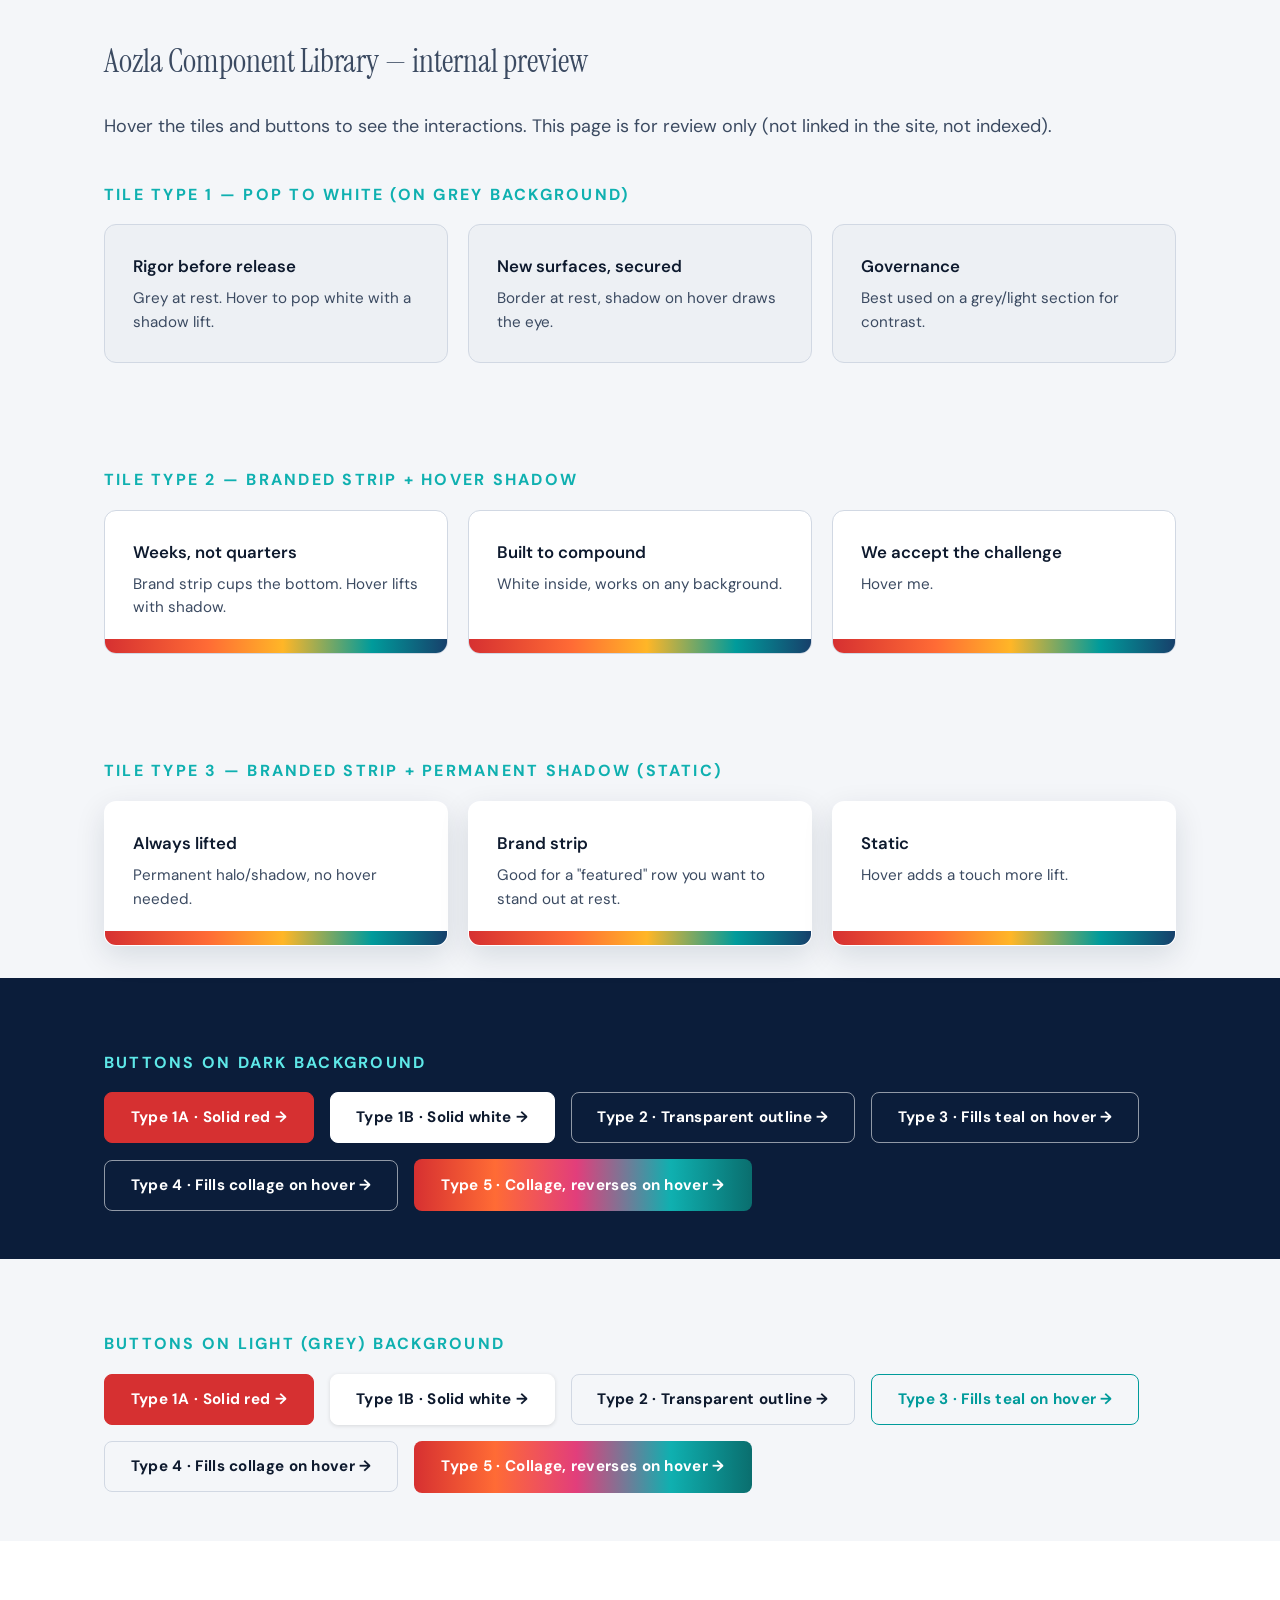
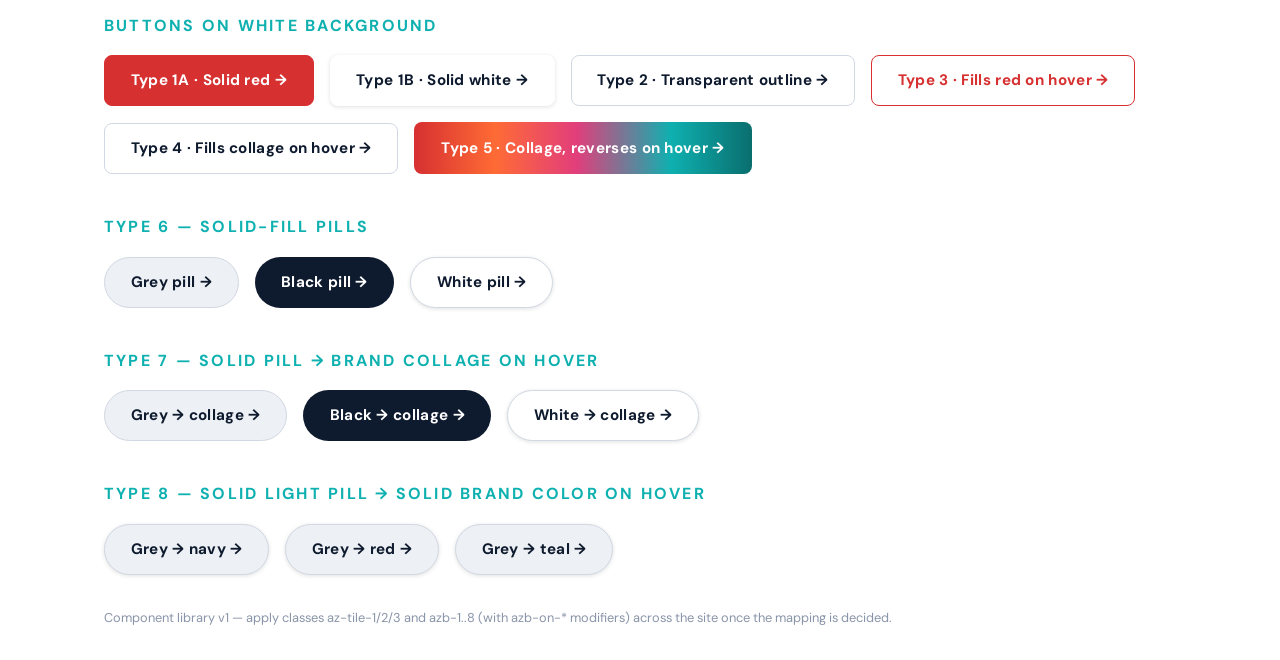
<file: components.html>
<!DOCTYPE html>
<html lang="en">
<head>
  <meta charset="UTF-8">
  <meta name="viewport" content="width=device-width, initial-scale=1.0">
  <meta name="robots" content="noindex">
  <title>Aozla — Component Library (internal preview)</title>
  <link rel="preconnect" href="https://fonts.googleapis.com">
  <link rel="preconnect" href="https://fonts.gstatic.com" crossorigin>
  <link href="https://fonts.googleapis.com/css2?family=DM+Sans:ital,opsz,wght@0,9..40,300;0,9..40,400;0,9..40,500;0,9..40,600;0,9..40,700;1,9..40,400&family=Instrument+Serif:ital@0;1&display=swap" rel="stylesheet">
  <link rel="stylesheet" href="styles.css?v=61">
<style>
  body{font-family:'DM Sans',sans-serif;margin:0;}
  .cx{max-width:1120px;margin:0 auto;padding:2rem 1.5rem;}
  .cx h1{font-family:'Instrument Serif',serif;font-weight:400;font-size:2rem;margin:.2rem 0 1.5rem;}
  .cx h2{font-size:1rem;letter-spacing:.14em;text-transform:uppercase;color:#0FB0B0;margin:2.5rem 0 1rem;}
  .band-dark{background:#0B1D3A;} .band-grey{background:#F4F6F9;} .band-white{background:#fff;}
  .grid3{display:grid;grid-template-columns:repeat(3,1fr);gap:1.25rem;}
  .row{display:flex;gap:1rem;flex-wrap:wrap;align-items:center;margin-bottom:1rem;}
  .lbl{font-size:.78rem;color:#8894a8;width:100%;margin-top:.5rem;}
  .tile-h3{font-weight:600;color:#0E1A2E;margin:0 0 .4rem;font-size:1.05rem;}
  .tile-p{color:#3B4A61;font-size:.95rem;line-height:1.55;margin:0;}
  @media(max-width:768px){.grid3{grid-template-columns:1fr;}}
</style>
</head>
<body>

<div class="band-grey"><div class="cx">
  <h1>Aozla Component Library — internal preview</h1>
  <p style="color:#3B4A61;">Hover the tiles and buttons to see the interactions. This page is for review only (not linked in the site, not indexed).</p>

  <h2>Tile Type 1 — Pop to white (on grey background)</h2>
  <div class="grid3">
    <div class="az-tile az-tile-1"><h3 class="tile-h3">Rigor before release</h3><p class="tile-p">Grey at rest. Hover to pop white with a shadow lift.</p></div>
    <div class="az-tile az-tile-1"><h3 class="tile-h3">New surfaces, secured</h3><p class="tile-p">Border at rest, shadow on hover draws the eye.</p></div>
    <div class="az-tile az-tile-1"><h3 class="tile-h3">Governance</h3><p class="tile-p">Best used on a grey/light section for contrast.</p></div>
  </div>
</div></div>

<div class="band-grey"><div class="cx">
  <h2>Tile Type 2 — Branded strip + hover shadow</h2>
  <div class="grid3">
    <div class="az-tile az-tile-2"><h3 class="tile-h3">Weeks, not quarters</h3><p class="tile-p">Brand strip cups the bottom. Hover lifts with shadow.</p></div>
    <div class="az-tile az-tile-2"><h3 class="tile-h3">Built to compound</h3><p class="tile-p">White inside, works on any background.</p></div>
    <div class="az-tile az-tile-2"><h3 class="tile-h3">We accept the challenge</h3><p class="tile-p">Hover me.</p></div>
  </div>
</div></div>

<div class="band-grey"><div class="cx">
  <h2>Tile Type 3 — Branded strip + permanent shadow (static)</h2>
  <div class="grid3">
    <div class="az-tile az-tile-3"><h3 class="tile-h3">Always lifted</h3><p class="tile-p">Permanent halo/shadow, no hover needed.</p></div>
    <div class="az-tile az-tile-3"><h3 class="tile-h3">Brand strip</h3><p class="tile-p">Good for a "featured" row you want to stand out at rest.</p></div>
    <div class="az-tile az-tile-3"><h3 class="tile-h3">Static</h3><p class="tile-p">Hover adds a touch more lift.</p></div>
  </div>
</div></div>

<div class="band-dark"><div class="cx">
  <h2 style="color:#5EE8E8;">Buttons on DARK background</h2>
  <div class="row">
    <a class="azb azb-1">Type 1A · Solid red &rarr;</a>
    <a class="azb azb-1b">Type 1B · Solid white &rarr;</a>
    <a class="azb azb-2 azb-on-dark">Type 2 · Transparent outline &rarr;</a>
    <a class="azb azb-3 azb-on-dark" style="--azb-fill:#009B9B;--azb-fill-text:#fff;">Type 3 · Fills teal on hover &rarr;</a>
    <a class="azb azb-4 azb-on-dark">Type 4 · Fills collage on hover &rarr;</a>
    <a class="azb azb-5">Type 5 · Collage, reverses on hover &rarr;</a>
  </div>
</div></div>

<div class="band-grey"><div class="cx">
  <h2>Buttons on LIGHT (grey) background</h2>
  <div class="row">
    <a class="azb azb-1">Type 1A · Solid red &rarr;</a>
    <a class="azb azb-1b" style="box-shadow:0 1px 4px rgba(0,0,0,.12);">Type 1B · Solid white &rarr;</a>
    <a class="azb azb-2 azb-on-light">Type 2 · Transparent outline &rarr;</a>
    <a class="azb azb-3 azb-on-teal" style="--azb-fill:#009B9B;--azb-fill-text:#fff;">Type 3 · Fills teal on hover &rarr;</a>
    <a class="azb azb-4 azb-on-light">Type 4 · Fills collage on hover &rarr;</a>
    <a class="azb azb-5">Type 5 · Collage, reverses on hover &rarr;</a>
  </div>
</div></div>

<div class="band-white"><div class="cx">
  <h2>Buttons on WHITE background</h2>
  <div class="row">
    <a class="azb azb-1">Type 1A · Solid red &rarr;</a>
    <a class="azb azb-1b" style="box-shadow:0 1px 4px rgba(0,0,0,.12);">Type 1B · Solid white &rarr;</a>
    <a class="azb azb-2 azb-on-light">Type 2 · Transparent outline &rarr;</a>
    <a class="azb azb-3 azb-on-red" style="--azb-fill:#D63031;--azb-fill-text:#fff;">Type 3 · Fills red on hover &rarr;</a>
    <a class="azb azb-4 azb-on-light">Type 4 · Fills collage on hover &rarr;</a>
    <a class="azb azb-5">Type 5 · Collage, reverses on hover &rarr;</a>
  </div>
  <h2>Type 6 — Solid-fill pills</h2>
  <div class="row">
    <a class="azb azb-6 azb-6-grey">Grey pill &rarr;</a>
    <a class="azb azb-6 azb-6-black">Black pill &rarr;</a>
    <a class="azb azb-6 azb-6-white" style="box-shadow:0 1px 4px rgba(0,0,0,.12);">White pill &rarr;</a>
  </div>

  <h2>Type 7 — Solid pill &rarr; brand collage on hover</h2>
  <div class="row">
    <a class="azb azb-7 azb-7-grey">Grey &rarr; collage &rarr;</a>
    <a class="azb azb-7 azb-7-black">Black &rarr; collage &rarr;</a>
    <a class="azb azb-7 azb-7-white" style="box-shadow:0 1px 4px rgba(0,0,0,.12);">White &rarr; collage &rarr;</a>
  </div>

  <h2>Type 8 — Solid light pill &rarr; solid brand color on hover</h2>
  <div class="row">
    <a class="azb azb-8 azb-8-navy" style="box-shadow:0 1px 4px rgba(0,0,0,.12);">Grey &rarr; navy &rarr;</a>
    <a class="azb azb-8 azb-8-red" style="box-shadow:0 1px 4px rgba(0,0,0,.12);">Grey &rarr; red &rarr;</a>
    <a class="azb azb-8 azb-8-teal" style="box-shadow:0 1px 4px rgba(0,0,0,.12);">Grey &rarr; teal &rarr;</a>
  </div>
  <p style="color:#8894a8;font-size:.8rem;margin-top:2rem;">Component library v1 — apply classes az-tile-1/2/3 and azb-1..8 (with azb-on-* modifiers) across the site once the mapping is decided.</p>
</div></div>

</body>
</html>
</file>
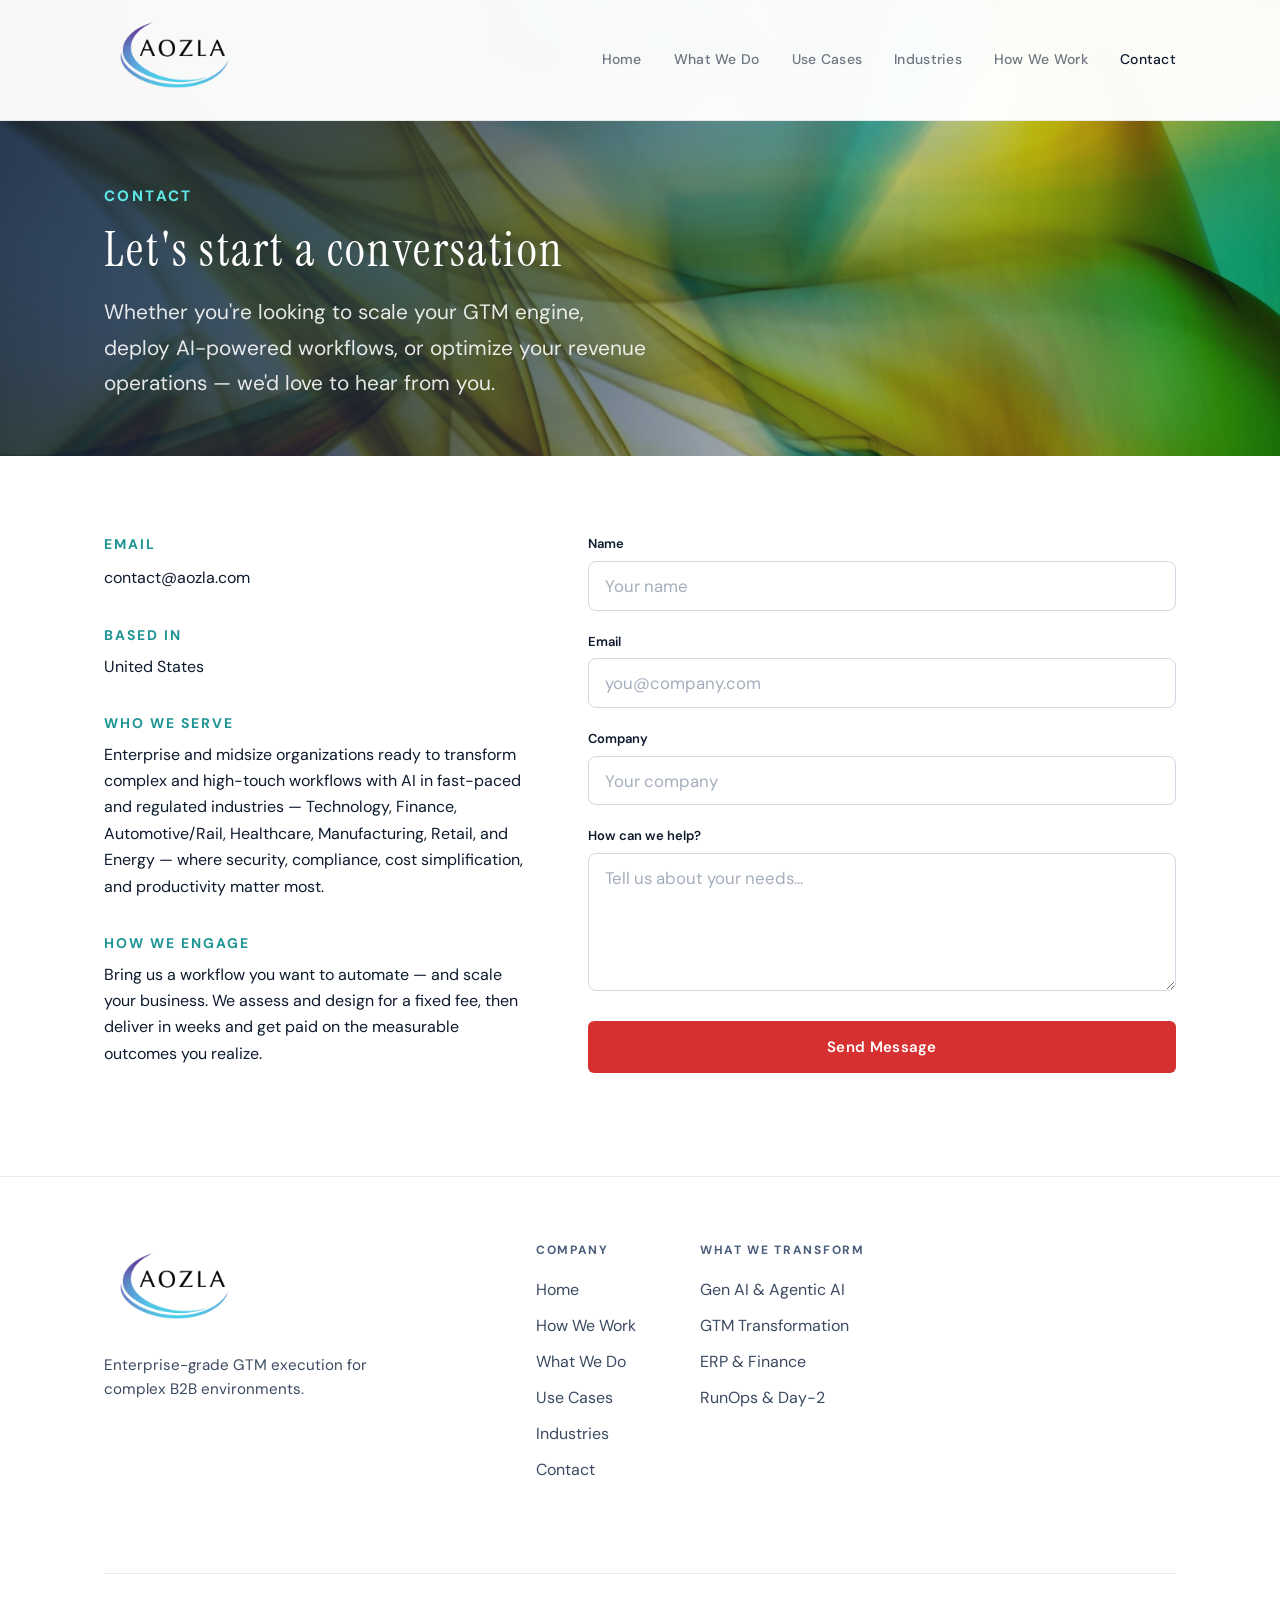
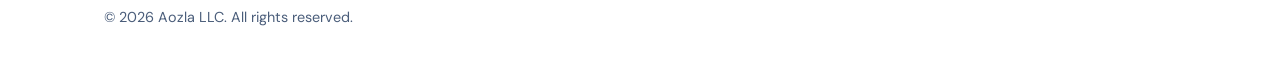
<file: contact.html>
<!DOCTYPE html>
<html lang="en">
<head>
  <meta charset="UTF-8">
  <meta name="viewport" content="width=device-width, initial-scale=1.0">
  <meta name="description" content="Get in touch with Aozla to transform an enterprise workflow with AI — delivered in weeks and paid on the outcomes you achieve.">
  <meta name="robots" content="index, follow">
  <title>Contact — Aozla</title>
  <meta property="og:title" content="Contact — Aozla">
  <meta property="og:description" content="Start a conversation about transforming a workflow with AI — delivered in weeks, paid on outcomes.">
  <link rel="preconnect" href="https://fonts.googleapis.com">
  <link rel="preconnect" href="https://fonts.gstatic.com" crossorigin>
  <link href="https://fonts.googleapis.com/css2?family=DM+Sans:ital,opsz,wght@0,9..40,300;0,9..40,400;0,9..40,500;0,9..40,600;0,9..40,700;1,9..40,400&family=Instrument+Serif:ital@0;1&display=swap" rel="stylesheet">
  <link rel="stylesheet" href="styles.css?v=84">

<style>
.nav-desktop{display:flex;gap:2rem;align-items:center;}
.nav-desktop a{color:rgba(14,26,46,0.6);font-size:14px;font-weight:500;letter-spacing:0.02em;transition:color 0.2s;}
.nav-desktop a:hover,.nav-desktop a.active{color:#0E1A2E;}
.nav-mobile{display:none;flex-direction:column;background:#ffffff;border-top:2px solid #e0e0e0;box-shadow:0 12px 32px rgba(0,0,0,0.2);}
.nav-mobile.open{display:flex;}
.nav-mobile a{display:block;padding:1.1rem 2rem;font-size:1.1rem;color:#0E1A2E;font-weight:500;border-bottom:1px solid #f0f0f0;font-family:'DM Sans',sans-serif;}
.nav-mobile a:last-child{border-bottom:none;}
.nav-mobile a:hover,.nav-mobile a.active{background:#f4f6f9;}
.nav-toggle{display:none;flex-direction:column;gap:5px;background:none;border:none;cursor:pointer;padding:4px;}
.nav-toggle span{display:block;width:22px;height:2px;background:#0E1A2E;border-radius:2px;}
@media(max-width:768px){
  .nav-desktop{display:none!important;}
  .nav-toggle{display:flex!important;}
  .nav-inner{height:80px!important;}
  .logo-img{height:60px!important;}
}
@media(min-width:769px){
  .nav-mobile{display:none!important;}
}
</style>
  <link rel="canonical" href="https://www.aozla.com/contact.html">
  <meta name="twitter:card" content="summary_large_image">
  <meta name="twitter:title" content="Contact — Aozla">
  <meta name="twitter:description" content="Bring us a workflow to transform with AI — delivered in weeks, paid on outcomes.">
</head>
<body>

  <nav class="nav" id="nav">
    <div class="nav-inner">
      <a href="/" class="nav-logo">
        <img src="Aozla-logo.png" alt="Aozla" class="logo-img">
      </a>
      <div class="nav-desktop" id="navDesktop">
        <a href="/">Home</a>
        <a href="what-we-do.html">What We Do</a>
        <a href="use-cases.html">Use Cases</a>
        <a href="industries.html">Industries</a>
          <a href="how-we-work.html">How We Work</a>
      <a href="contact.html" class="active">Contact</a>
      </div>
      <button class="nav-toggle" id="navToggle" aria-label="Toggle menu">
        <span></span><span></span><span></span>
      </button>
    </div>
    <div class="nav-mobile" id="navMobile">
      <a href="/">Home</a>
      <a href="how-we-work.html">How We Work</a>
      <a href="what-we-do.html">What We Do</a>
      <a href="use-cases.html">Use Cases</a>
      <a href="industries.html">Industries</a>
      <a href="contact.html" class="active">Contact</a>
    </div>
  </nav>

  <header class="page-hero ph-contact">
    <div class="container">
      <p class="section-tag">Contact</p>
      <h1 class="page-hero-title">Let's start a conversation</h1>
      <p class="page-hero-subtitle">Whether you're looking to scale your GTM engine, deploy AI-powered workflows, or optimize your revenue operations — we'd love to hear from you.</p>
    </div>
  </header>

  <section class="section">
    <div class="container">
      <div class="contact-layout">
        <div class="contact-info">
          <div class="contact-info-block">
            <h3>Email</h3>
            <!-- UPDATE: Replace with your actual email -->
            <a href="mailto:contact@aozla.com">contact@aozla.com</a>
          </div>
          <div class="contact-info-block">
            <h3>Based in</h3>
            <!-- UPDATE: Replace with your location -->
            <p>United States</p>
          </div>
          <div class="contact-info-block">
            <h3>Who we serve</h3>
            <p>Enterprise and midsize organizations ready to transform complex and high-touch workflows with AI in fast-paced and regulated industries &mdash; Technology, Finance, Automotive/Rail, Healthcare, Manufacturing, Retail, and Energy &mdash; where security, compliance, cost simplification, and productivity matter most.</p>
          </div>
          <div class="contact-info-block">
            <h3>How we engage</h3>
            <p>Bring us a workflow you want to automate &mdash; and scale your business. We assess and design for a fixed fee, then deliver in weeks and get paid on the measurable outcomes you realize.</p>
          </div>
        </div>
        <div class="contact-form-wrap">
          <!--
            NOTE: This form uses Formspree (free tier = 50 submissions/month).
            Replace YOUR_FORM_ID below with your Formspree form ID.
            Sign up free at https://formspree.io — no credit card needed.
          -->
          <form action="https://formspree.io/f/YOUR_FORM_ID" method="POST" class="contact-form">
            <div class="form-group">
              <label for="name">Name</label>
              <input type="text" id="name" name="name" required placeholder="Your name">
            </div>
            <div class="form-group">
              <label for="email">Email</label>
              <input type="email" id="email" name="_replyto" required placeholder="you@company.com">
            </div>
            <div class="form-group">
              <label for="company">Company</label>
              <input type="text" id="company" name="company" placeholder="Your company">
            </div>
            <div class="form-group">
              <label for="message">How can we help?</label>
              <textarea id="message" name="message" rows="5" required placeholder="Tell us about your needs..."></textarea>
            </div>
            <button type="submit" class="btn btn-primary btn-lg btn-full">Send Message</button>
          </form>
        </div>
      </div>
    </div>
  </section>

  <footer class="footer">
    <div class="container footer-inner">
      <div class="footer-brand">
        
        <img src="Aozla-logo.png" alt="Aozla" class="logo-img">
        <p class="footer-tagline">Enterprise-grade GTM execution for complex B2B environments.</p>
      </div>
      <div class="footer-links">
        <div class="footer-col">
          <h4>Company</h4>
          <a href="/">Home</a>
          <a href="how-we-work.html">How We Work</a>
          <a href="what-we-do.html">What We Do</a>
          <a href="use-cases.html">Use Cases</a>
          <a href="industries.html">Industries</a>
          <a href="contact.html">Contact</a>
        </div>
        <div class="footer-col">
          <h4>What We Transform</h4>
          <a href="what-we-do.html">Gen AI &amp; Agentic AI</a>
          <a href="what-we-do.html">GTM Transformation</a>
          <a href="what-we-do.html">ERP &amp; Finance</a>
          <a href="what-we-do.html">RunOps &amp; Day-2</a>
        </div>
      </div>
      <div class="footer-bottom">
        <p>&copy; 2026 Aozla LLC. All rights reserved.</p>
      </div>
    </div>
  </footer>

  <script src="main.js?v=3"></script>
  <script>
    (function() {
      try {
        var params = new URLSearchParams(window.location.search);
        var uc = params.get('usecase');
        if (uc) {
          var msg = document.getElementById('message');
          if (msg && !msg.value) {
            msg.value = "I'm interested in: " + uc + ".\n\n";
            msg.focus();
            msg.setSelectionRange(msg.value.length, msg.value.length);
          }
        }
      } catch (e) {}
    })();
  </script>
</body>
</html>
</file>
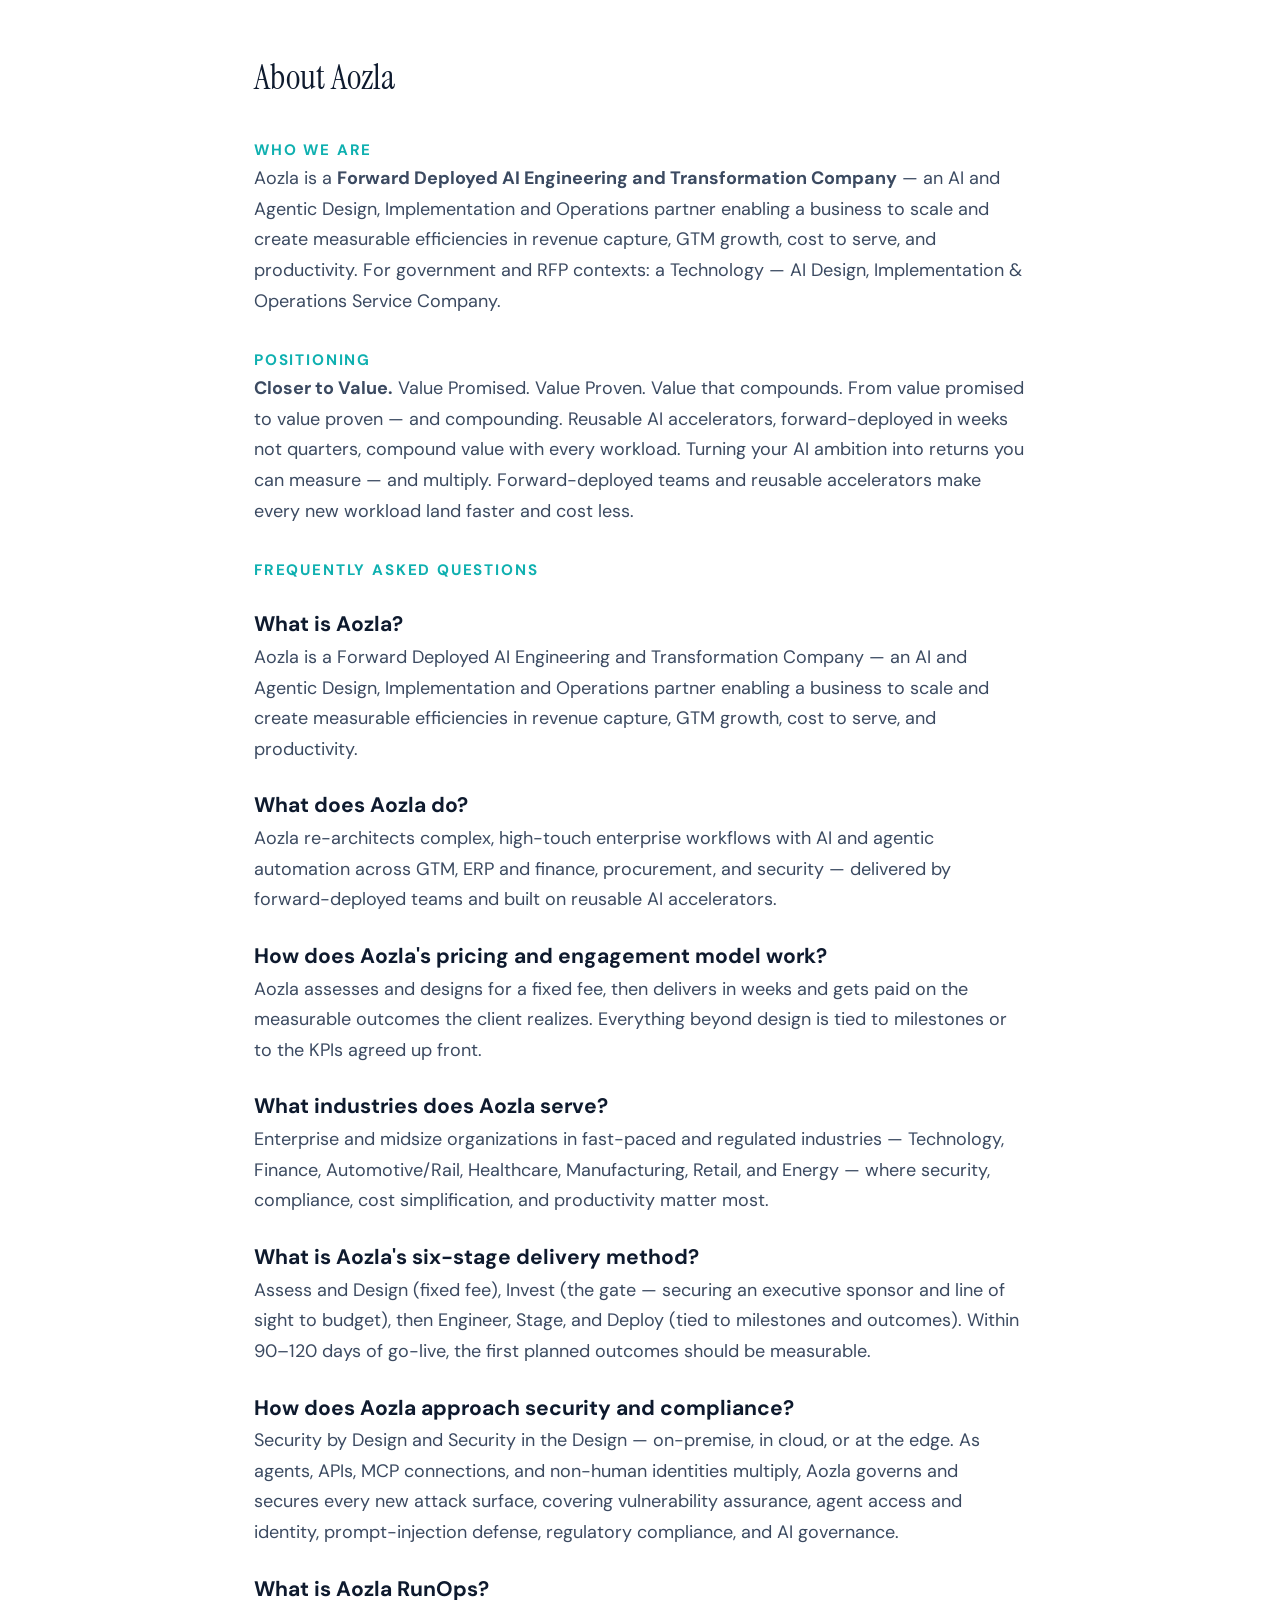
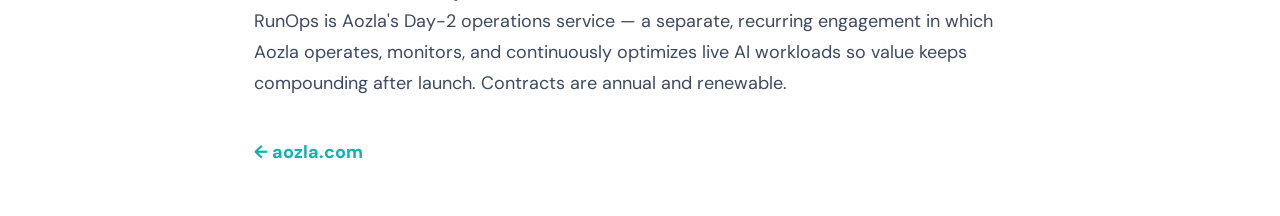
<file: faq.html>
<!DOCTYPE html>
<html lang="en">
<head>
  <meta charset="UTF-8">
  <meta name="viewport" content="width=device-width, initial-scale=1.0">
  <meta name="description" content="Aozla is a Forward Deployed AI Engineering and Transformation Company — AI and Agentic Design, Implementation and Operations partner enabling businesses to scale and create measurable efficiencies in revenue, GTM growth, cost to serve, and productivity.">
  <meta name="robots" content="index, follow">
  <title>About Aozla — Company Overview &amp; FAQ</title>
  <link rel="canonical" href="https://www.aozla.com/faq.html">
  <meta property="og:title" content="About Aozla — Company Overview &amp; FAQ">
  <meta property="og:description" content="Forward Deployed AI Engineering and Transformation Company. Closer to Value.">
  <meta property="og:url" content="https://www.aozla.com/faq.html">
  <meta name="twitter:card" content="summary_large_image">
  <link rel="preconnect" href="https://fonts.googleapis.com">
  <link rel="preconnect" href="https://fonts.gstatic.com" crossorigin>
  <link href="https://fonts.googleapis.com/css2?family=DM+Sans:ital,opsz,wght@0,9..40,300;0,9..40,400;0,9..40,500;0,9..40,600;0,9..40,700;1,9..40,400&family=Instrument+Serif:ital@0;1&display=swap" rel="stylesheet">
  <link rel="stylesheet" href="styles.css?v=79">

  <!-- Structured data: FAQPage -->
  <script type="application/ld+json">
  {
    "@context": "https://schema.org",
    "@type": "FAQPage",
    "mainEntity": [
      {
        "@type": "Question",
        "name": "What is Aozla?",
        "acceptedAnswer": { "@type": "Answer", "text": "Aozla is a Forward Deployed AI Engineering and Transformation Company — an AI and Agentic Design, Implementation and Operations partner enabling a business to scale and create measurable efficiencies in revenue capture, GTM growth, cost to serve, and productivity." }
      },
      {
        "@type": "Question",
        "name": "What does Aozla do?",
        "acceptedAnswer": { "@type": "Answer", "text": "Aozla provides Technology AI Design, Implementation and Operations services. We re-architect complex, high-touch enterprise workflows with AI and agentic automation across GTM, ERP and finance, procurement, and security — delivered by forward-deployed teams and built on reusable AI accelerators." }
      },
      {
        "@type": "Question",
        "name": "How does Aozla's pricing and engagement model work?",
        "acceptedAnswer": { "@type": "Answer", "text": "Aozla assesses and designs for a fixed fee, then delivers in weeks and gets paid on the measurable outcomes the client realizes. Everything beyond design is tied to milestones or to the KPIs agreed up front. Reusable AI accelerators, forward-deployed in weeks not quarters, compound value with every workload." }
      },
      {
        "@type": "Question",
        "name": "What is Aozla's tagline and positioning?",
        "acceptedAnswer": { "@type": "Answer", "text": "Aozla's tagline is 'Closer to Value.' Its positioning: Value Promised. Value Proven. Value that compounds. From value promised to value proven — and compounding. Aozla turns your AI ambition into returns you can measure — and multiply." }
      },
      {
        "@type": "Question",
        "name": "What industries does Aozla serve?",
        "acceptedAnswer": { "@type": "Answer", "text": "Aozla serves enterprise and midsize organizations in fast-paced and regulated industries — Technology, Finance, Automotive/Rail, Healthcare, Manufacturing, Retail, and Energy — where security, compliance, cost simplification, and productivity matter most." }
      },
      {
        "@type": "Question",
        "name": "What is Aozla's six-stage delivery method?",
        "acceptedAnswer": { "@type": "Answer", "text": "Aozla uses a six-stage method: Assess and Design (fixed fee), Invest (the gate — securing an executive sponsor and a clear line of sight to budget), then Engineer, Stage, and Deploy (tied to milestones and outcomes). Within 90–120 days of go-live, the first planned outcomes should be measurable." }
      },
      {
        "@type": "Question",
        "name": "How does Aozla approach security and compliance?",
        "acceptedAnswer": { "@type": "Answer", "text": "Security by Design and Security in the Design — on-premise, in cloud, or at the edge. As agents, APIs, MCP connections, and non-human identities multiply, Aozla governs and secures every new attack surface, and never re-architects a flow so it comes out less secure than it went in. Aozla covers vulnerability assurance, agent access and identity, prompt-injection defense, regulatory compliance, and AI governance." }
      },
      {
        "@type": "Question",
        "name": "What is Aozla RunOps?",
        "acceptedAnswer": { "@type": "Answer", "text": "RunOps is Aozla's Day-2 operations service — a separate, recurring engagement in which Aozla operates, monitors, and continuously optimizes live AI workloads so value keeps compounding after launch. RunOps contracts are annual and renewable." }
      }
    ]
  }
  </script>
</head>
<body>
  <div class="container" style="max-width:820px;padding:3rem 1.5rem;">
    <h1 style="font-family:'Instrument Serif',serif;font-weight:400;font-size:2.2rem;color:#0E1A2E;">About Aozla</h1>

    <h2 style="color:#0FB0B0;font-size:0.95rem;letter-spacing:0.12em;text-transform:uppercase;margin-top:2rem;">Who we are</h2>
    <p style="color:#3B4A61;line-height:1.7;">Aozla is a <strong>Forward Deployed AI Engineering and Transformation Company</strong> — an AI and Agentic Design, Implementation and Operations partner enabling a business to scale and create measurable efficiencies in revenue capture, GTM growth, cost to serve, and productivity. For government and RFP contexts: a Technology &mdash; AI Design, Implementation &amp; Operations Service Company.</p>

    <h2 style="color:#0FB0B0;font-size:0.95rem;letter-spacing:0.12em;text-transform:uppercase;margin-top:2rem;">Positioning</h2>
    <p style="color:#3B4A61;line-height:1.7;"><strong>Closer to Value.</strong> Value Promised. Value Proven. Value that compounds. From value promised to value proven — and compounding. Reusable AI accelerators, forward-deployed in weeks not quarters, compound value with every workload. Turning your AI ambition into returns you can measure — and multiply. Forward-deployed teams and reusable accelerators make every new workload land faster and cost less.</p>

    <h2 style="color:#0FB0B0;font-size:0.95rem;letter-spacing:0.12em;text-transform:uppercase;margin-top:2rem;">Frequently asked questions</h2>

    <h3 style="color:#0E1A2E;margin-top:1.5rem;">What is Aozla?</h3>
    <p style="color:#3B4A61;line-height:1.7;">Aozla is a Forward Deployed AI Engineering and Transformation Company — an AI and Agentic Design, Implementation and Operations partner enabling a business to scale and create measurable efficiencies in revenue capture, GTM growth, cost to serve, and productivity.</p>

    <h3 style="color:#0E1A2E;margin-top:1.5rem;">What does Aozla do?</h3>
    <p style="color:#3B4A61;line-height:1.7;">Aozla re-architects complex, high-touch enterprise workflows with AI and agentic automation across GTM, ERP and finance, procurement, and security — delivered by forward-deployed teams and built on reusable AI accelerators.</p>

    <h3 style="color:#0E1A2E;margin-top:1.5rem;">How does Aozla's pricing and engagement model work?</h3>
    <p style="color:#3B4A61;line-height:1.7;">Aozla assesses and designs for a fixed fee, then delivers in weeks and gets paid on the measurable outcomes the client realizes. Everything beyond design is tied to milestones or to the KPIs agreed up front.</p>

    <h3 style="color:#0E1A2E;margin-top:1.5rem;">What industries does Aozla serve?</h3>
    <p style="color:#3B4A61;line-height:1.7;">Enterprise and midsize organizations in fast-paced and regulated industries — Technology, Finance, Automotive/Rail, Healthcare, Manufacturing, Retail, and Energy — where security, compliance, cost simplification, and productivity matter most.</p>

    <h3 style="color:#0E1A2E;margin-top:1.5rem;">What is Aozla's six-stage delivery method?</h3>
    <p style="color:#3B4A61;line-height:1.7;">Assess and Design (fixed fee), Invest (the gate — securing an executive sponsor and line of sight to budget), then Engineer, Stage, and Deploy (tied to milestones and outcomes). Within 90–120 days of go-live, the first planned outcomes should be measurable.</p>

    <h3 style="color:#0E1A2E;margin-top:1.5rem;">How does Aozla approach security and compliance?</h3>
    <p style="color:#3B4A61;line-height:1.7;">Security by Design and Security in the Design — on-premise, in cloud, or at the edge. As agents, APIs, MCP connections, and non-human identities multiply, Aozla governs and secures every new attack surface, covering vulnerability assurance, agent access and identity, prompt-injection defense, regulatory compliance, and AI governance.</p>

    <h3 style="color:#0E1A2E;margin-top:1.5rem;">What is Aozla RunOps?</h3>
    <p style="color:#3B4A61;line-height:1.7;">RunOps is Aozla's Day-2 operations service — a separate, recurring engagement in which Aozla operates, monitors, and continuously optimizes live AI workloads so value keeps compounding after launch. Contracts are annual and renewable.</p>

    <p style="margin-top:2.5rem;"><a href="/" style="color:#0FB0B0;font-weight:700;">&larr; aozla.com</a></p>
  </div>
</body>
</html>
</file>
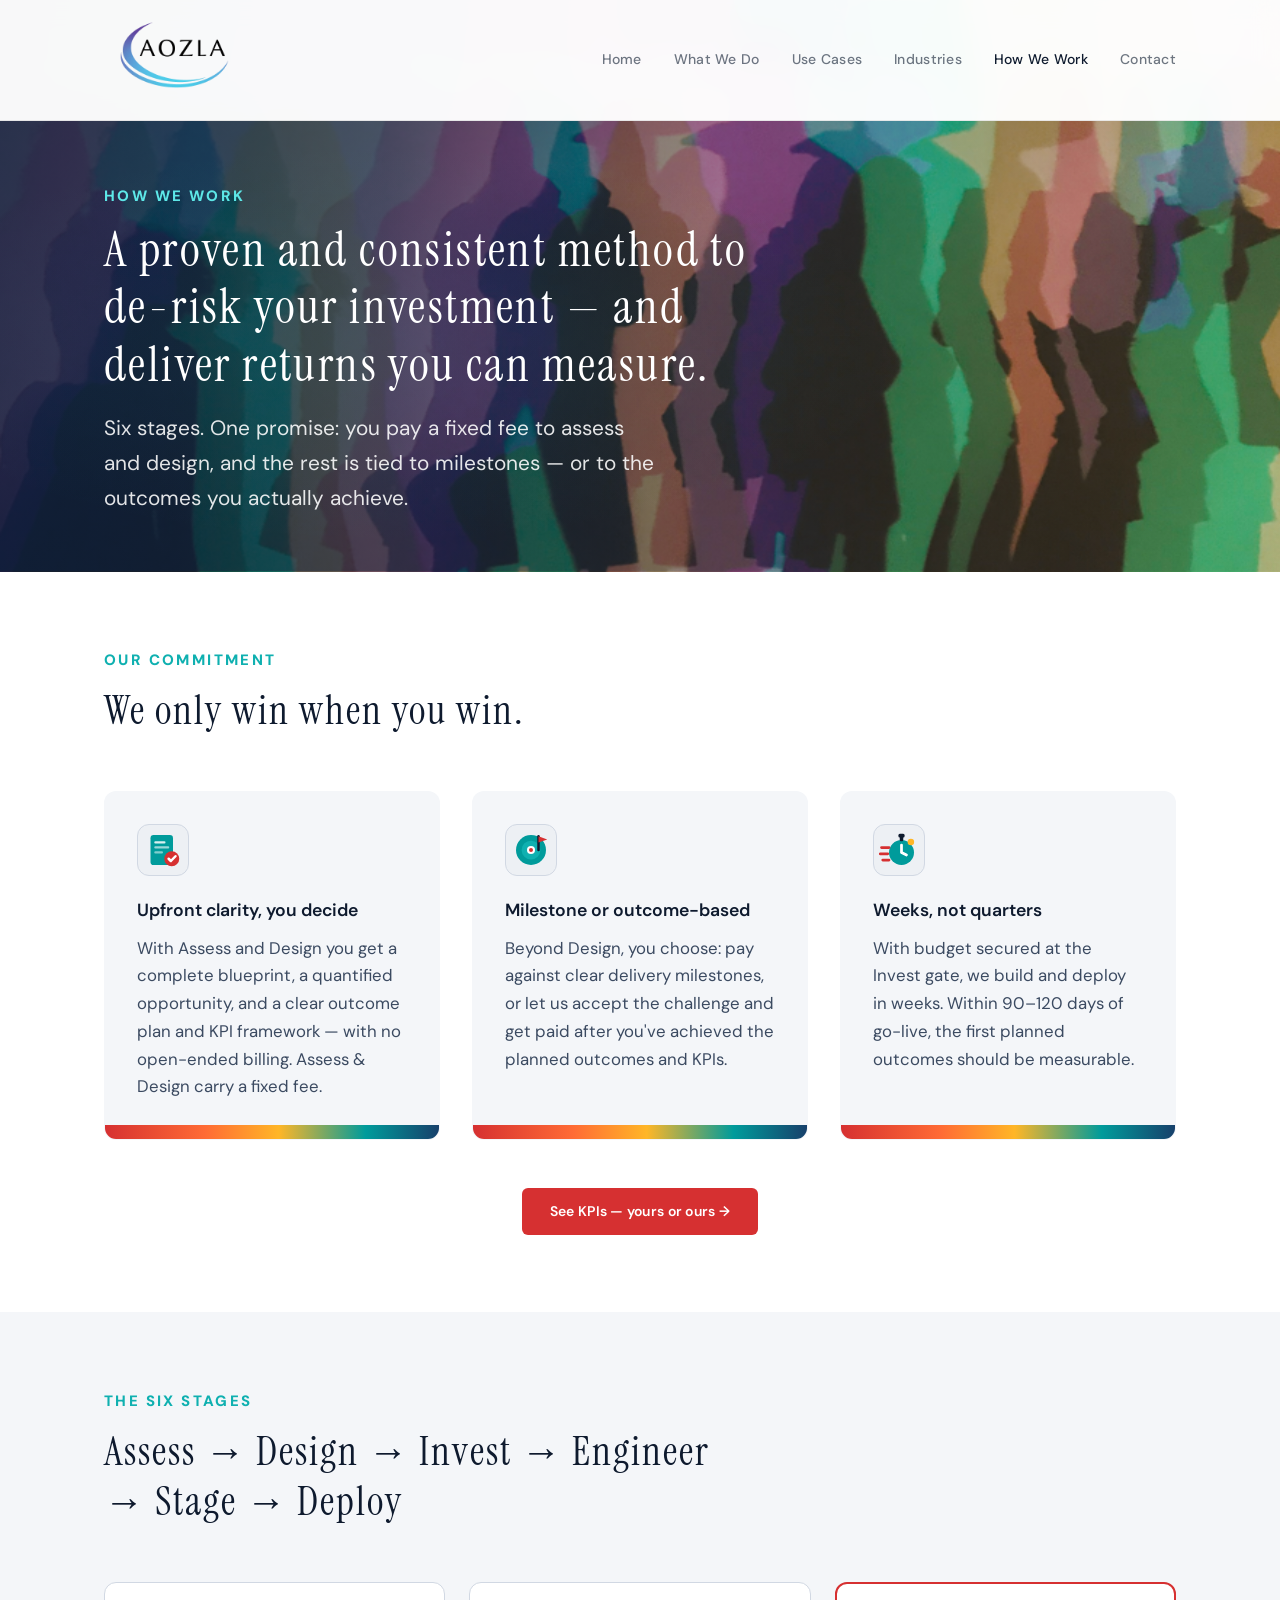
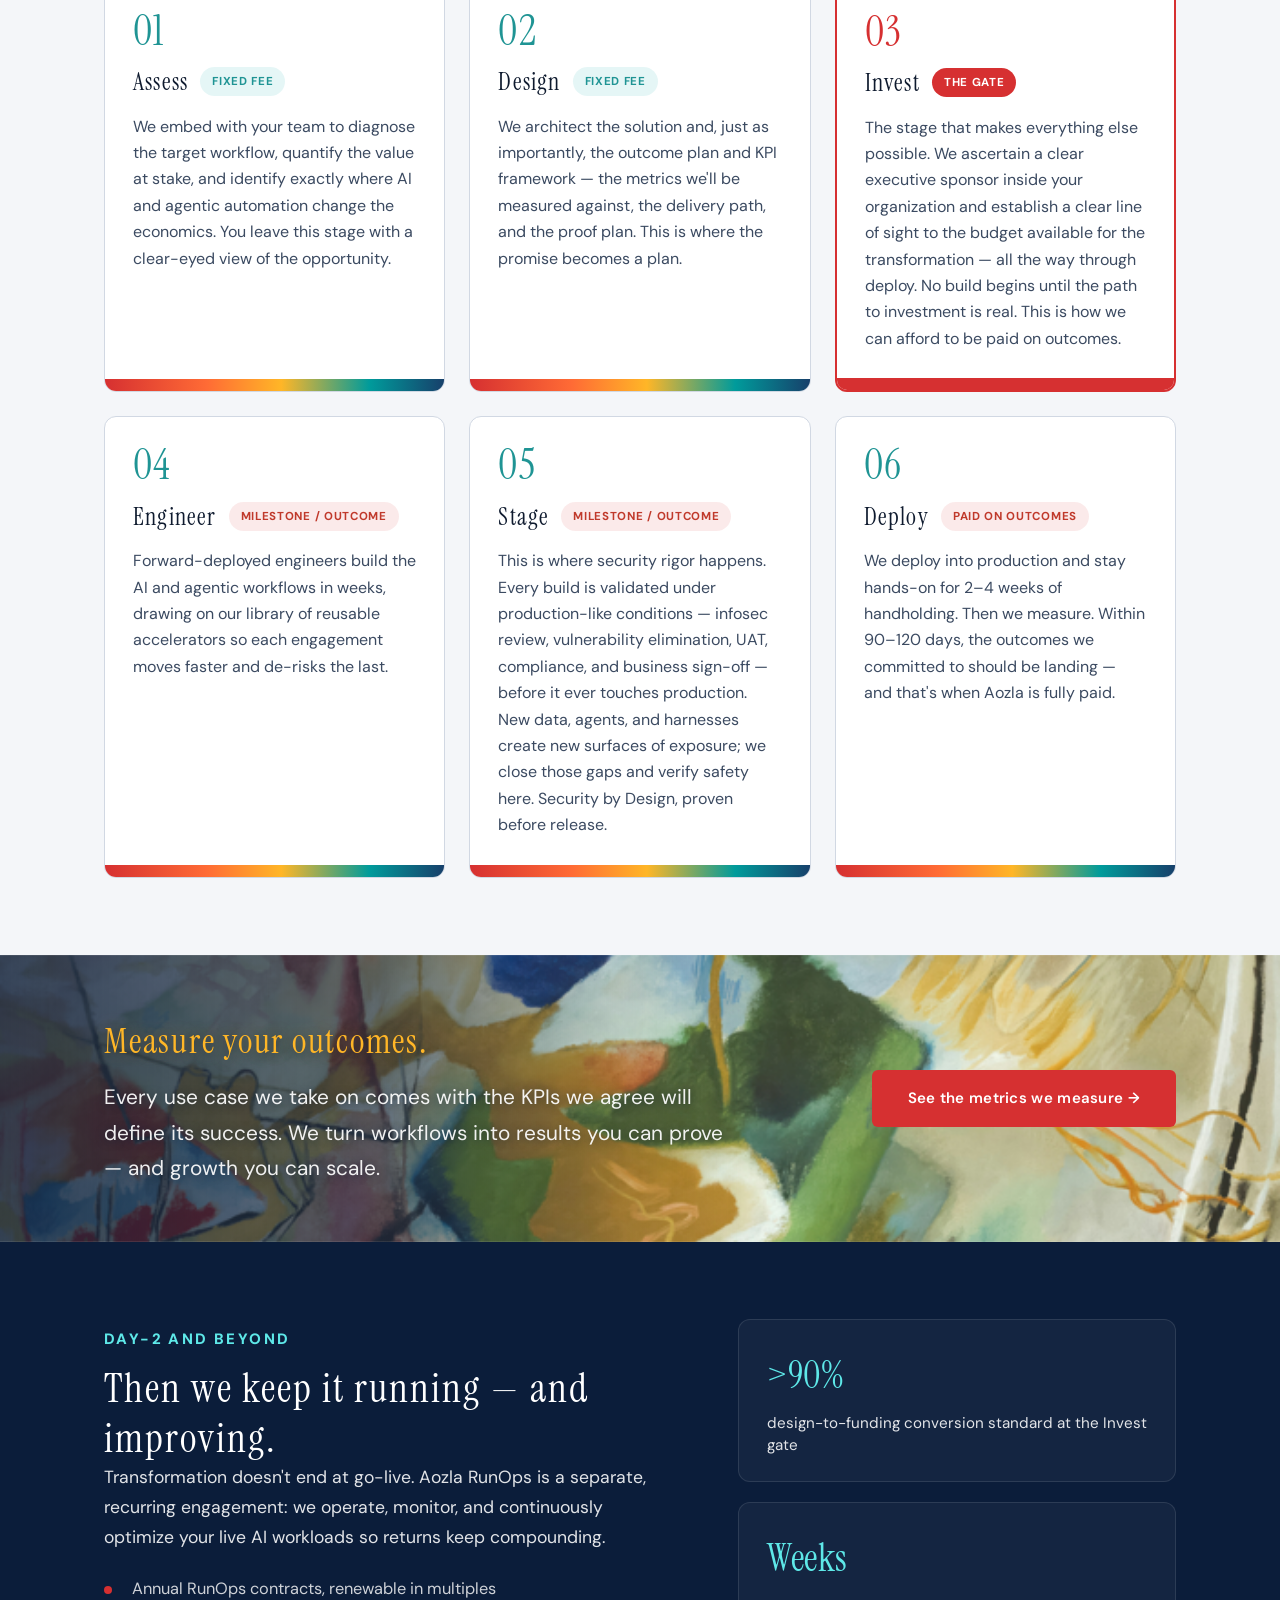
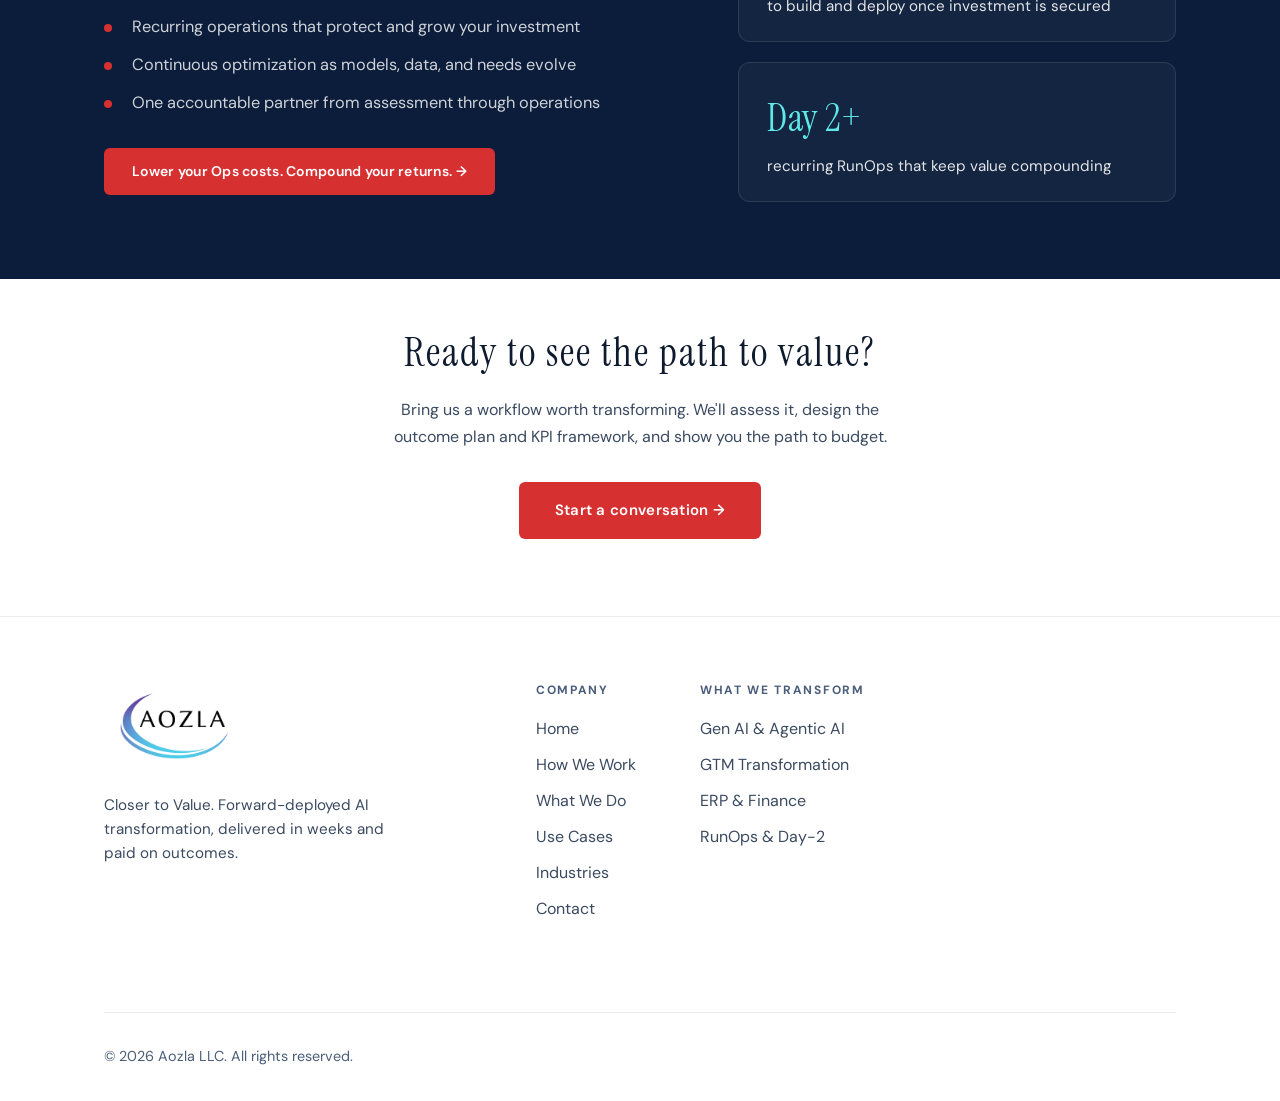
<file: how-we-work.html>
<!DOCTYPE html>
<html lang="en">
<head>
  <meta charset="UTF-8">
  <meta name="viewport" content="width=device-width, initial-scale=1.0">
  <meta name="description" content="Aozla's six-stage delivery model — Assess, Design, Invest, Engineer, Stage, Deploy. Fixed fee to assess and design; the rest paid on milestones or outcomes. Delivered in weeks, not quarters.">
  <meta name="robots" content="index, follow">
  <title>How We Work — Aozla</title>
  <meta property="og:title" content="How We Work — Aozla">
  <meta property="og:description" content="A six-stage model that de-risks your AI investment and ties our pay to your outcomes.">
  <link rel="preconnect" href="https://fonts.googleapis.com">
  <link rel="preconnect" href="https://fonts.gstatic.com" crossorigin>
  <link href="https://fonts.googleapis.com/css2?family=DM+Sans:ital,opsz,wght@0,9..40,300;0,9..40,400;0,9..40,500;0,9..40,600;0,9..40,700;1,9..40,400&family=Instrument+Serif:ital@0;1&display=swap" rel="stylesheet">
  <link rel="stylesheet" href="styles.css?v=84">

<style>
.nav-desktop{display:flex;gap:2rem;align-items:center;}
.nav-desktop a{color:rgba(14,26,46,0.6);font-size:14px;font-weight:500;letter-spacing:0.02em;transition:color 0.2s;}
.nav-desktop a:hover,.nav-desktop a.active{color:#0E1A2E;}
.nav-mobile{display:none;flex-direction:column;background:#ffffff;border-top:2px solid #e0e0e0;box-shadow:0 12px 32px rgba(0,0,0,0.2);}
.nav-mobile.open{display:flex;}
.nav-mobile a{display:block;padding:1.1rem 2rem;font-size:1.1rem;color:#0E1A2E;font-weight:500;border-bottom:1px solid #f0f0f0;font-family:'DM Sans',sans-serif;}
.nav-mobile a:last-child{border-bottom:none;}
.nav-mobile a:hover,.nav-mobile a.active{background:#f4f6f9;}
.nav-toggle{display:none;flex-direction:column;gap:5px;background:none;border:none;cursor:pointer;padding:4px;}
.nav-toggle span{display:block;width:22px;height:2px;background:#0E1A2E;border-radius:2px;}
@media(max-width:768px){
  .nav-desktop{display:none!important;}
  .nav-toggle{display:flex!important;}
  .nav-inner{height:80px!important;}
  .logo-img{height:60px!important;}
}
@media(min-width:769px){
  .nav-mobile{display:none!important;}
}
</style>
  <link rel="canonical" href="https://www.aozla.com/how-we-work.html">
  <meta name="twitter:card" content="summary_large_image">
  <meta name="twitter:title" content="How We Work — Aozla">
  <meta name="twitter:description" content="A proven six-stage method — fixed fee to assess and design, then paid on outcomes.">
</head>
<body>

  <nav class="nav" id="nav">
    <div class="nav-inner">
      <a href="/" class="nav-logo">
        <img src="Aozla-logo.png" alt="Aozla" class="logo-img">
      </a>
      <div class="nav-desktop" id="navDesktop">
        <a href="/">Home</a>
        <a href="what-we-do.html">What We Do</a>
        <a href="use-cases.html">Use Cases</a>
        <a href="industries.html">Industries</a>
          <a href="how-we-work.html" class="active">How We Work</a>
      <a href="contact.html">Contact</a>
      </div>
      <button class="nav-toggle" id="navToggle" aria-label="Toggle menu">
        <span></span><span></span><span></span>
      </button>
    </div>
    <div class="nav-mobile" id="navMobile">
      <a href="/">Home</a>
      <a href="how-we-work.html" class="active">How We Work</a>
      <a href="what-we-do.html">What We Do</a>
      <a href="use-cases.html">Use Cases</a>
      <a href="industries.html">Industries</a>
      <a href="contact.html">Contact</a>
    </div>
  </nav>

  <header class="page-hero ph-how">
    <div class="container">
      <p class="section-tag">How We Work</p>
      <h1 class="page-hero-title">A proven and consistent method to de-risk your investment &mdash; and deliver returns you can measure.</h1>
      <p class="page-hero-subtitle">Six stages. One promise: you pay a fixed fee to assess and design, and the rest is tied to milestones &mdash; or to the outcomes you actually achieve.</p>
    </div>
  </header>

  <!-- Pricing philosophy -->
  <section class="section">
    <div class="container">
      <div class="section-header">
        <p class="section-tag">Our Commitment</p>
        <h2 class="section-title">We only win when you win.</h2>
      </div>
      <div class="value-grid">
        <div class="value-card">
          <div class="value-icon"><svg viewBox="0 0 32 32" fill="none" xmlns="http://www.w3.org/2000/svg">
  <rect x="6" y="4" width="18" height="24" rx="2.5" fill="#009B9B"/>
  <rect x="9" y="9" width="9" height="1.8" rx="0.9" fill="#fff" opacity="0.85"/>
  <rect x="9" y="13" width="12" height="1.8" rx="0.9" fill="#fff" opacity="0.6"/>
  <rect x="9" y="17" width="7" height="1.8" rx="0.9" fill="#fff" opacity="0.5"/>
  <circle cx="23" cy="23" r="6" fill="#D63031"/>
  <path d="M20.5 23 l1.8 1.8 L26 21" stroke="#fff" stroke-width="2" stroke-linecap="round" stroke-linejoin="round" fill="none"/>
</svg></div>
          <h3>Upfront clarity, you decide</h3>
          <p>With Assess and Design you get a complete blueprint, a quantified opportunity, and a clear outcome plan and KPI framework &mdash; with no open-ended billing. Assess &amp; Design carry a fixed fee.</p>
        </div>
        <div class="value-card">
          <div class="value-icon"><svg viewBox="0 0 32 32" fill="none" xmlns="http://www.w3.org/2000/svg">
  <circle cx="16" cy="16" r="12" fill="#009B9B"/>
  <circle cx="16" cy="16" r="7.5" fill="#0FB0B0"/>
  <circle cx="16" cy="16" r="3.2" fill="#fff"/>
  <path d="M22 5 V16" stroke="#0E1A2E" stroke-width="2" stroke-linecap="round"/>
  <path d="M22 5 L29 7.5 L22 10 Z" fill="#D63031"/>
  <circle cx="16" cy="16" r="1.6" fill="#D63031"/>
</svg></div>
          <h3>Milestone or outcome-based</h3>
          <p>Beyond Design, you choose: pay against clear delivery milestones, or let us accept the challenge and get paid after you've achieved the planned outcomes and KPIs.</p>
        </div>
        <div class="value-card">
          <div class="value-icon"><svg viewBox="0 0 32 32" fill="none" xmlns="http://www.w3.org/2000/svg">
  <circle cx="18" cy="18" r="10" fill="#009B9B"/>
  <rect x="15.5" y="3" width="5" height="3" rx="1.2" fill="#0E1A2E"/>
  <rect x="16.6" y="5" width="2.8" height="4" rx="1" fill="#0E1A2E"/>
  <path d="M18 18 L18 12 M18 18 L22 20" stroke="#fff" stroke-width="2.2" stroke-linecap="round"/>
  <path d="M2 14 H8 M1 19 H7 M3 24 H8" stroke="#D63031" stroke-width="2.2" stroke-linecap="round"/>
  <circle cx="25.5" cy="9.5" r="2.6" fill="#FFB627"/>
</svg></div>
          <h3>Weeks, not quarters</h3>
          <p>With budget secured at the Invest gate, we build and deploy in weeks. Within 90&ndash;120 days of go-live, the first planned outcomes should be measurable.</p>
        </div>
      </div>
      <div class="model-cta">
        <a href="use-cases.html" class="btn btn-primary">See KPIs &mdash; yours or ours &rarr;</a>
      </div>
    </div>
  </section>

  <!-- The six stages, detailed -->
  <section class="section model-section">
    <div class="container">
      <div class="section-header">
        <p class="section-tag">The Six Stages</p>
        <h2 class="section-title">Assess &rarr; Design &rarr; Invest &rarr; Engineer &rarr; Stage &rarr; Deploy</h2>
      </div>

      <div class="stage-grid">
        <div class="stage-tile ">
          <span class="stage-tile-num">01</span>
          <h3>Assess <span class="stage-tag stage-tag-fixed">Fixed fee</span></h3>
          <p>We embed with your team to diagnose the target workflow, quantify the value at stake, and identify exactly where AI and agentic automation change the economics. You leave this stage with a clear-eyed view of the opportunity.</p>
        </div>
        <div class="stage-tile ">
          <span class="stage-tile-num">02</span>
          <h3>Design <span class="stage-tag stage-tag-fixed">Fixed fee</span></h3>
          <p>We architect the solution and, just as importantly, the outcome plan and KPI framework &mdash; the metrics we'll be measured against, the delivery path, and the proof plan. This is where the promise becomes a plan.</p>
        </div>
        <div class="stage-tile stage-tile-gate">
          <span class="stage-tile-num">03</span>
          <h3>Invest <span class="stage-tag stage-tag-gate">The Gate</span></h3>
          <p>The stage that makes everything else possible. We ascertain a clear executive sponsor inside your organization and establish a clear line of sight to the budget available for the transformation &mdash; all the way through deploy. No build begins until the path to investment is real. This is how we can afford to be paid on outcomes.</p>
        </div>
        <div class="stage-tile ">
          <span class="stage-tile-num">04</span>
          <h3>Engineer <span class="stage-tag stage-tag-outcome">Milestone / Outcome</span></h3>
          <p>Forward-deployed engineers build the AI and agentic workflows in weeks, drawing on our library of reusable accelerators so each engagement moves faster and de-risks the last.</p>
        </div>
        <div class="stage-tile ">
          <span class="stage-tile-num">05</span>
          <h3>Stage <span class="stage-tag stage-tag-outcome">Milestone / Outcome</span></h3>
          <p>This is where security rigor happens. Every build is validated under production-like conditions &mdash; infosec review, vulnerability elimination, UAT, compliance, and business sign-off &mdash; before it ever touches production. New data, agents, and harnesses create new surfaces of exposure; we close those gaps and verify safety here. Security by Design, proven before release.</p>
        </div>
        <div class="stage-tile ">
          <span class="stage-tile-num">06</span>
          <h3>Deploy <span class="stage-tag stage-tag-outcome">Paid on outcomes</span></h3>
          <p>We deploy into production and stay hands-on for 2&ndash;4 weeks of handholding. Then we measure. Within 90&ndash;120 days, the outcomes we committed to should be landing &mdash; and that's when Aozla is fully paid.</p>
        </div>
      </div>
    </div>
  </section>

  <!-- Value band: measure your outcomes -->
  <section class="measure-band">
    <div class="container measure-band-inner">
      <div class="measure-band-text">
        <h2>Measure your outcomes.</h2>
        <p>Every use case we take on comes with the KPIs we agree will define its success. We turn workflows into results you can prove &mdash; and growth you can scale.</p>
      </div>
      <a href="use-cases.html" class="btn btn-primary btn-lg">See the metrics we measure &rarr;</a>
    </div>
  </section>

  <!-- Day 2 -->
  <section class="section runops-section">
    <div class="container runops-inner">
      <div class="runops-content">
        <p class="section-tag">Day-2 and Beyond</p>
        <h2 class="section-title">Then we keep it running &mdash; and improving.</h2>
        <p class="runops-lead">Transformation doesn't end at go-live. Aozla RunOps is a separate, recurring engagement: we operate, monitor, and continuously optimize your live AI workloads so returns keep compounding.</p>
        <ul class="runops-list">
          <li>Annual RunOps contracts, renewable in multiples</li>
          <li>Recurring operations that protect and grow your investment</li>
          <li>Continuous optimization as models, data, and needs evolve</li>
          <li>One accountable partner from assessment through operations</li>
        </ul>
        <a href="contact.html" class="btn btn-primary">Lower your Ops costs. Compound your returns. &rarr;</a>
      </div>
      <div class="runops-visual">
        <div class="runops-metric">
          <span class="runops-metric-num">&gt;90%</span>
          <span class="runops-metric-label">design-to-funding conversion standard at the Invest gate</span>
        </div>
        <div class="runops-metric">
          <span class="runops-metric-num">Weeks</span>
          <span class="runops-metric-label">to build and deploy once investment is secured</span>
        </div>
        <div class="runops-metric">
          <span class="runops-metric-num">Day 2+</span>
          <span class="runops-metric-label">recurring RunOps that keep value compounding</span>
        </div>
      </div>
    </div>
  </section>

  <section class="section cta-section">
    <div class="container cta-content">
      <h2>Ready to see the path to value?</h2>
      <p>Bring us a workflow worth transforming. We'll assess it, design the outcome plan and KPI framework, and show you the path to budget.</p>
      <a href="contact.html" class="btn btn-primary btn-lg">Start a conversation &rarr;</a>
    </div>
  </section>

  <footer class="footer">
    <div class="container footer-inner">
      <div class="footer-brand">
        <img src="Aozla-logo.png" alt="Aozla" class="logo-img">
        <p class="footer-tagline">Closer to Value. Forward-deployed AI transformation, delivered in weeks and paid on outcomes.</p>
      </div>
      <div class="footer-links">
        <div class="footer-col">
          <h4>Company</h4>
          <a href="/">Home</a>
          <a href="how-we-work.html">How We Work</a>
          <a href="what-we-do.html">What We Do</a>
          <a href="use-cases.html">Use Cases</a>
          <a href="industries.html">Industries</a>
          <a href="contact.html">Contact</a>
        </div>
        <div class="footer-col">
          <h4>What We Transform</h4>
          <a href="what-we-do.html">Gen AI &amp; Agentic AI</a>
          <a href="what-we-do.html">GTM Transformation</a>
          <a href="what-we-do.html">ERP &amp; Finance</a>
          <a href="what-we-do.html">RunOps &amp; Day-2</a>
        </div>
      </div>
      <div class="footer-bottom">
        <p>&copy; 2026 Aozla LLC. All rights reserved.</p>
      </div>
    </div>
  </footer>

  <script src="main.js?v=3"></script>
</body>
</html>
</file>
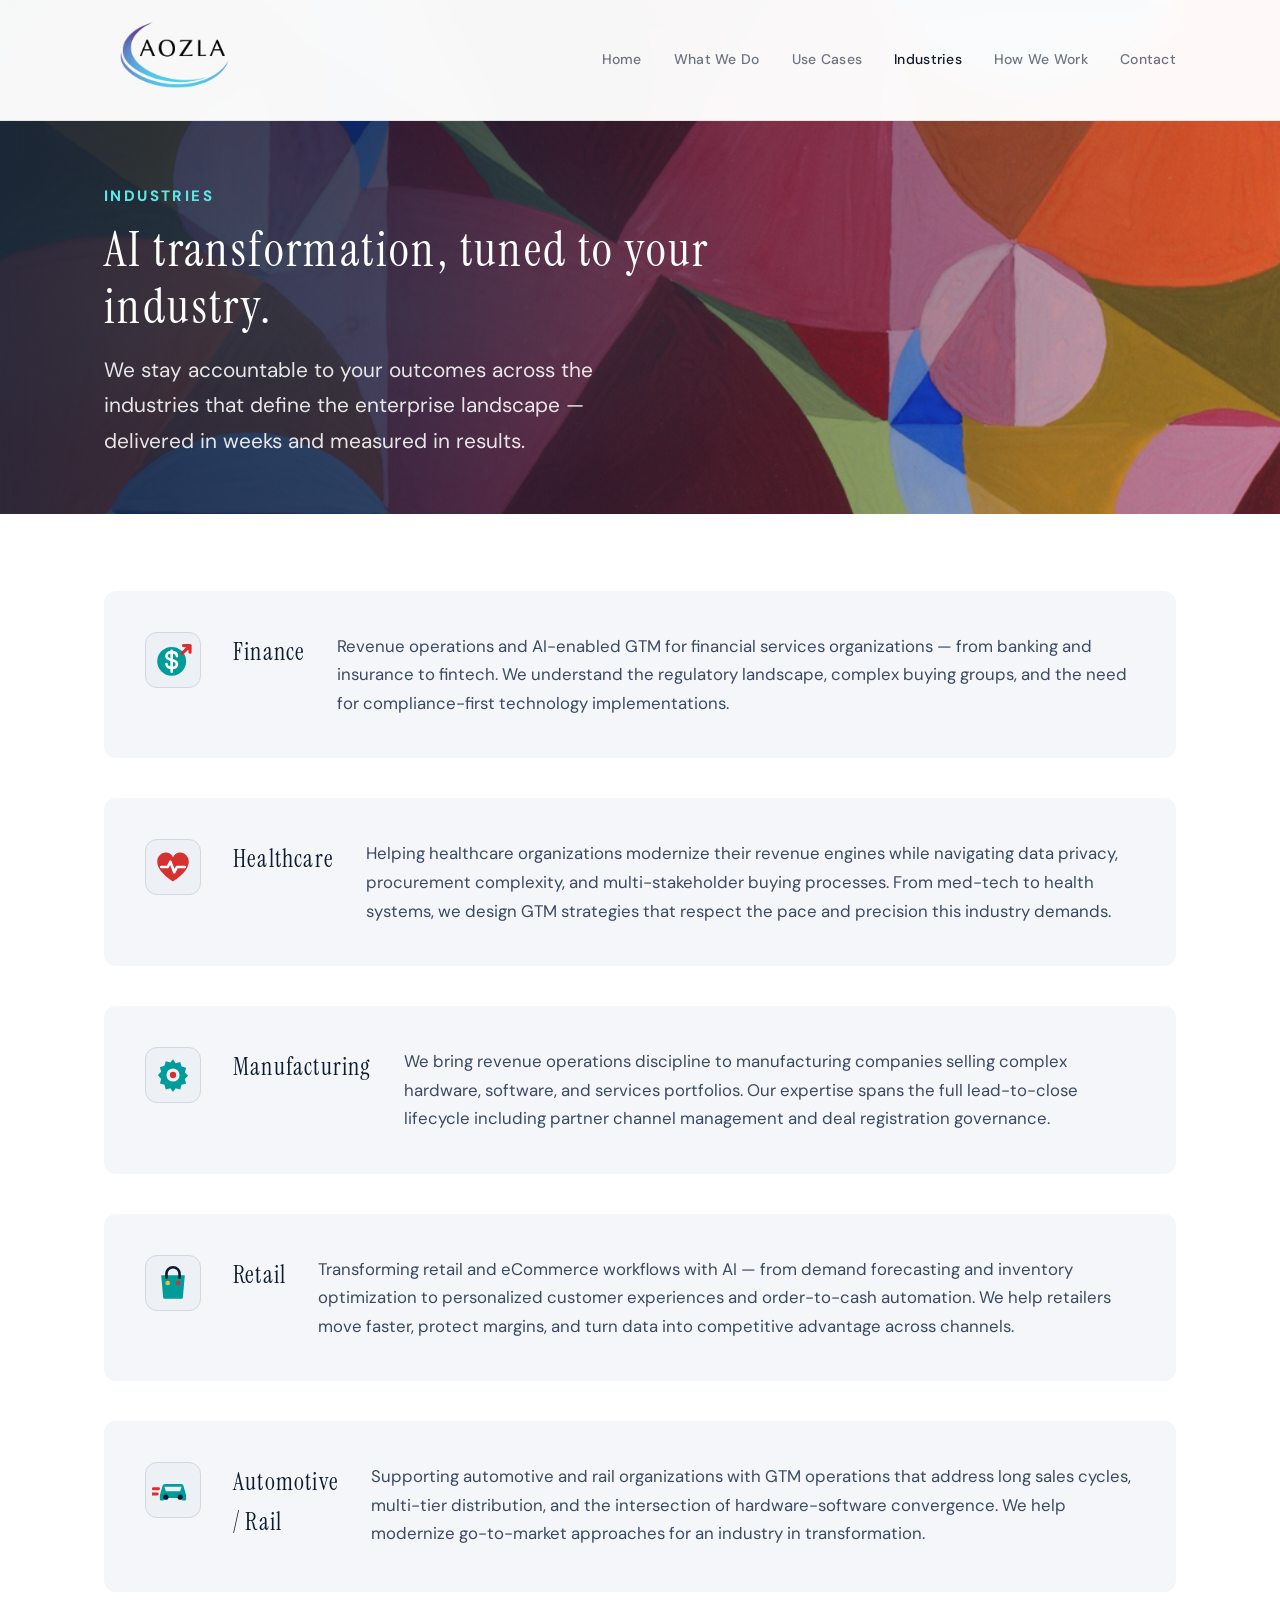
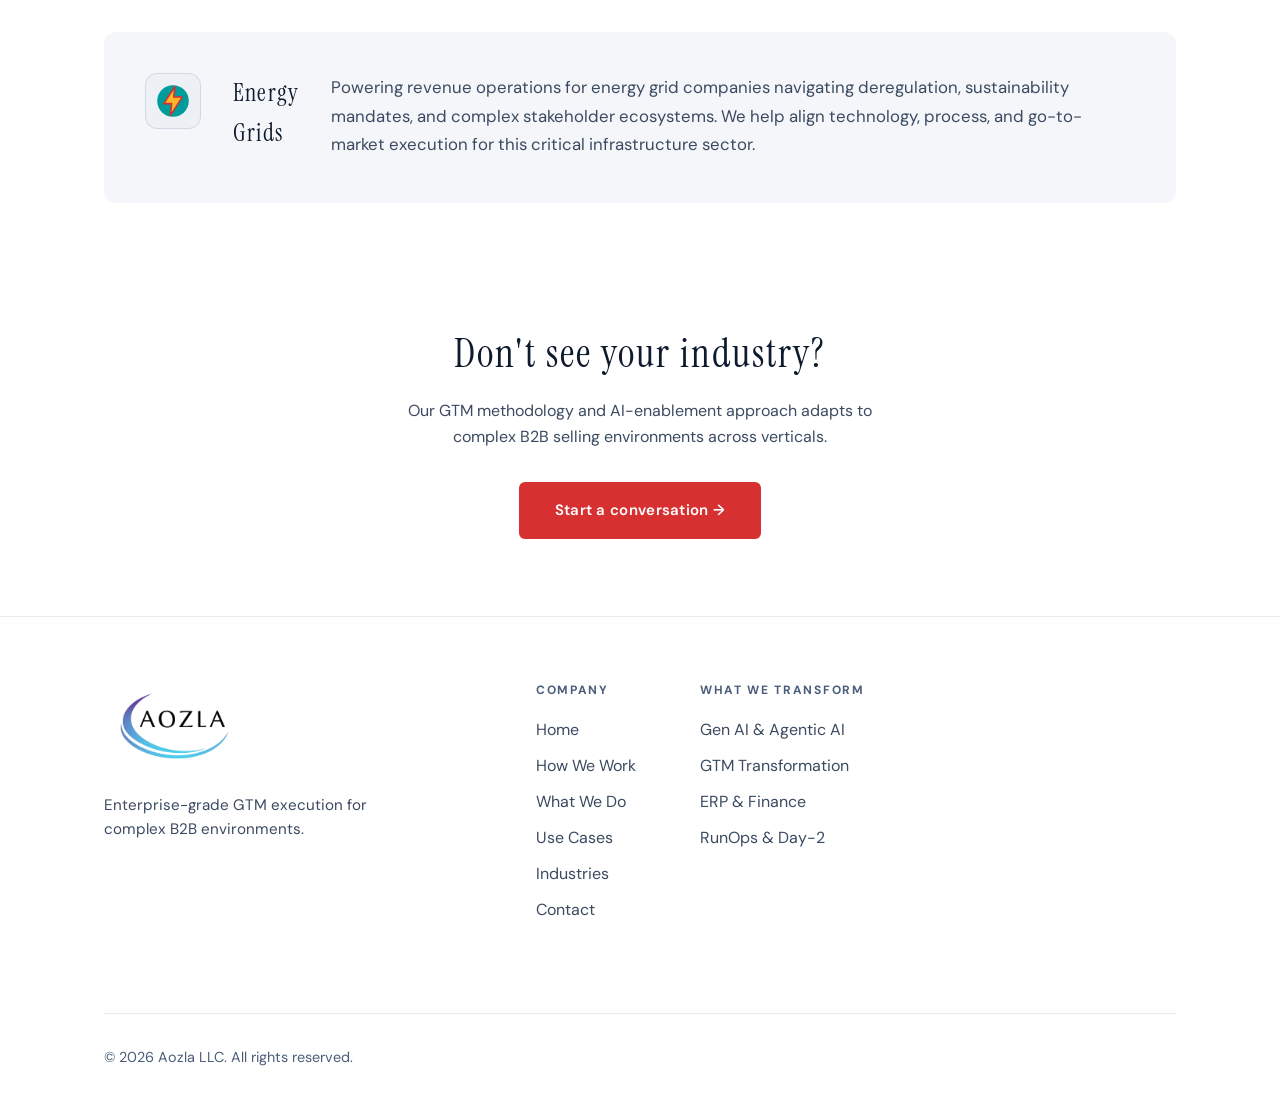
<file: industries.html>
<!DOCTYPE html>
<html lang="en">
<head>
  <meta charset="UTF-8">
  <meta name="viewport" content="width=device-width, initial-scale=1.0">
  <meta name="description" content="Aozla delivers AI and agentic workflow transformation across Finance, Healthcare, Manufacturing, Retail, Automotive/Rail, and Energy — in weeks, measured in outcomes.">
  <meta name="robots" content="index, follow">
  <title>Industries — Aozla</title>
  <meta property="og:title" content="Industries — Aozla">
  <meta property="og:description" content="AI transformation tuned to your industry — Finance, Healthcare, Manufacturing, Automotive/Rail, and Energy.">
  <link rel="preconnect" href="https://fonts.googleapis.com">
  <link rel="preconnect" href="https://fonts.gstatic.com" crossorigin>
  <link href="https://fonts.googleapis.com/css2?family=DM+Sans:ital,opsz,wght@0,9..40,300;0,9..40,400;0,9..40,500;0,9..40,600;0,9..40,700;1,9..40,400&family=Instrument+Serif:ital@0;1&display=swap" rel="stylesheet">
  <link rel="stylesheet" href="styles.css?v=84">

<style>
.nav-desktop{display:flex;gap:2rem;align-items:center;}
.nav-desktop a{color:rgba(14,26,46,0.6);font-size:14px;font-weight:500;letter-spacing:0.02em;transition:color 0.2s;}
.nav-desktop a:hover,.nav-desktop a.active{color:#0E1A2E;}
.nav-mobile{display:none;flex-direction:column;background:#ffffff;border-top:2px solid #e0e0e0;box-shadow:0 12px 32px rgba(0,0,0,0.2);}
.nav-mobile.open{display:flex;}
.nav-mobile a{display:block;padding:1.1rem 2rem;font-size:1.1rem;color:#0E1A2E;font-weight:500;border-bottom:1px solid #f0f0f0;font-family:'DM Sans',sans-serif;}
.nav-mobile a:last-child{border-bottom:none;}
.nav-mobile a:hover,.nav-mobile a.active{background:#f4f6f9;}
.nav-toggle{display:none;flex-direction:column;gap:5px;background:none;border:none;cursor:pointer;padding:4px;}
.nav-toggle span{display:block;width:22px;height:2px;background:#0E1A2E;border-radius:2px;}
@media(max-width:768px){
  .nav-desktop{display:none!important;}
  .nav-toggle{display:flex!important;}
  .nav-inner{height:80px!important;}
  .logo-img{height:60px!important;}
}
@media(min-width:769px){
  .nav-mobile{display:none!important;}
}
</style>
  <link rel="canonical" href="https://www.aozla.com/industries.html">
  <meta name="twitter:card" content="summary_large_image">
  <meta name="twitter:title" content="Industries — Aozla">
  <meta name="twitter:description" content="AI transformation tuned to Finance, Healthcare, Manufacturing, Retail, Automotive/Rail, and Energy.">
</head>
<body>

  <nav class="nav" id="nav">
    <div class="nav-inner">
      <a href="/" class="nav-logo">
        <img src="Aozla-logo.png" alt="Aozla" class="logo-img">
      </a>
      <div class="nav-desktop" id="navDesktop">
        <a href="/">Home</a>
        <a href="what-we-do.html">What We Do</a>
        <a href="use-cases.html">Use Cases</a>
        <a href="industries.html" class="active">Industries</a>
          <a href="how-we-work.html">How We Work</a>
      <a href="contact.html">Contact</a>
      </div>
      <button class="nav-toggle" id="navToggle" aria-label="Toggle menu">
        <span></span><span></span><span></span>
      </button>
    </div>
    <div class="nav-mobile" id="navMobile">
      <a href="/">Home</a>
      <a href="how-we-work.html">How We Work</a>
      <a href="what-we-do.html">What We Do</a>
      <a href="use-cases.html">Use Cases</a>
      <a href="industries.html" class="active">Industries</a>
      <a href="contact.html">Contact</a>
    </div>
  </nav>

  <header class="page-hero ph-industries">
    <div class="container">
      <p class="section-tag">Industries</p>
      <h1 class="page-hero-title">AI transformation, tuned to your industry.</h1>
      <p class="page-hero-subtitle">We stay accountable to your outcomes across the industries that define the enterprise landscape &mdash; delivered in weeks and measured in results.</p>
    </div>
  </header>

  <section class="section">
    <div class="container">
      <div class="industry-blocks">

        <div class="industry-block">
          <div class="industry-block-icon">
            <svg viewBox="0 0 32 32" fill="none" xmlns="http://www.w3.org/2000/svg"><circle cx="15" cy="17" r="11" fill="#009B9B"/><path d="M15 9 V25" stroke="#fff" stroke-width="2" stroke-linecap="round"/><path d="M19 13 C19 11 17.2 10 15 10 C12.8 10 11 11 11 13 C11 15 13 15.5 15 16 C17 16.5 19 17 19 19 C19 21 17.2 22 15 22 C12.8 22 11 21 11 19" stroke="#fff" stroke-width="2" stroke-linecap="round" stroke-linejoin="round" fill="none"/><path d="M23 11 L29 5 M29 5 L24 5 M29 5 L29 10" stroke="#D63031" stroke-width="2.4" stroke-linecap="round" stroke-linejoin="round"/></svg>
          </div>
          <h2>Finance</h2>
          <p>Revenue operations and AI-enabled GTM for financial services organizations — from banking and insurance to fintech. We understand the regulatory landscape, complex buying groups, and the need for compliance-first technology implementations.</p>
        </div>

        <div class="industry-block">
          <div class="industry-block-icon">
            <svg viewBox="0 0 32 32" fill="none" xmlns="http://www.w3.org/2000/svg"><path d="M16 27 C16 27 4 20 4 12 C4 8 7 5 10.5 5 C13 5 15 6.5 16 8.5 C17 6.5 19 5 21.5 5 C25 5 28 8 28 12 C28 20 16 27 16 27 Z" fill="#D63031"/><path d="M7 16 H12 L14 12 L17 20 L19 16 H25" stroke="#fff" stroke-width="2" stroke-linecap="round" stroke-linejoin="round" fill="none"/></svg>
          </div>
          <h2>Healthcare</h2>
          <p>Helping healthcare organizations modernize their revenue engines while navigating data privacy, procurement complexity, and multi-stakeholder buying processes. From med-tech to health systems, we design GTM strategies that respect the pace and precision this industry demands.</p>
        </div>

        <div class="industry-block">
          <div class="industry-block-icon">
            <svg viewBox="0 0 32 32" fill="none" xmlns="http://www.w3.org/2000/svg"><path d="M16 4 l2 3 3.5-1 1 3.5 3.5 1-1 3.5 2.5 2.5-2.5 2.5 1 3.5-3.5 1-1 3.5-3.5-1-2 3-2-3-3.5 1-1-3.5-3.5-1 1-3.5L4.5 16 7 13.5l-1-3.5 3.5-1 1-3.5L14 6.5 16 4Z" fill="#009B9B"/><circle cx="16" cy="16" r="5" fill="#EDF0F4"/><circle cx="16" cy="16" r="2.4" fill="#D63031"/></svg>
          </div>
          <h2>Manufacturing</h2>
          <p>We bring revenue operations discipline to manufacturing companies selling complex hardware, software, and services portfolios. Our expertise spans the full lead-to-close lifecycle including partner channel management and deal registration governance.</p>
        </div>

        <div class="industry-block">
          <div class="industry-block-icon">
            <svg viewBox="0 0 32 32" fill="none" xmlns="http://www.w3.org/2000/svg"><path d="M7 10 H25 L23.5 27 A1 1 0 0 1 22.5 28 H9.5 A1 1 0 0 1 8.5 27 Z" fill="#009B9B"/><path d="M11 12 V9 A5 5 0 0 1 21 9 V12" stroke="#0E1A2E" stroke-width="2" stroke-linecap="round" fill="none"/><circle cx="12" cy="16" r="1.8" fill="#FFB627"/><circle cx="20" cy="16" r="1.8" fill="#D63031"/></svg>
          </div>
          <h2>Retail</h2>
          <p>Transforming retail and eCommerce workflows with AI &mdash; from demand forecasting and inventory optimization to personalized customer experiences and order-to-cash automation. We help retailers move faster, protect margins, and turn data into competitive advantage across channels.</p>
        </div>

        <div class="industry-block">
          <div class="industry-block-icon">
            <svg viewBox="0 0 32 32" fill="none" xmlns="http://www.w3.org/2000/svg"><path d="M6 20 L8 13 A2 2 0 0 1 10 11.5 H22 A2 2 0 0 1 24 13 L26 20 V23 A1 1 0 0 1 25 24 H23 V22 H9 V24 H7 A1 1 0 0 1 6 23 Z" fill="#009B9B"/><path d="M9.5 13.5 L10.5 17 H21.5 L22.5 13.5 Z" fill="#EDF0F4"/><circle cx="10.5" cy="21.5" r="2" fill="#0E1A2E"/><circle cx="21.5" cy="21.5" r="2" fill="#0E1A2E"/><path d="M1 15 H5 M0 19 H4" stroke="#D63031" stroke-width="2.2" stroke-linecap="round"/></svg>
          </div>
          <h2>Automotive / Rail</h2>
          <p>Supporting automotive and rail organizations with GTM operations that address long sales cycles, multi-tier distribution, and the intersection of hardware-software convergence. We help modernize go-to-market approaches for an industry in transformation.</p>
        </div>

        <div class="industry-block">
          <div class="industry-block-icon">
            <svg viewBox="0 0 32 32" fill="none" xmlns="http://www.w3.org/2000/svg"><circle cx="16" cy="16" r="12" fill="#009B9B"/><path d="M17.5 5 L9 18 H15 L14 27 L23 13 H16.5 Z" fill="#FFB627" stroke="#D63031" stroke-width="1.2" stroke-linejoin="round"/></svg>
          </div>
          <h2>Energy Grids</h2>
          <p>Powering revenue operations for energy grid companies navigating deregulation, sustainability mandates, and complex stakeholder ecosystems. We help align technology, process, and go-to-market execution for this critical infrastructure sector.</p>
        </div>

      </div>
    </div>
  </section>

  <section class="section cta-section">
    <div class="container cta-content">
      <h2>Don't see your industry?</h2>
      <p>Our GTM methodology and AI-enablement approach adapts to complex B2B selling environments across verticals.</p>
      <a href="contact.html" class="btn btn-primary btn-lg">Start a conversation &rarr;</a>
    </div>
  </section>

  <footer class="footer">
    <div class="container footer-inner">
      <div class="footer-brand">
        
        <img src="Aozla-logo.png" alt="Aozla" class="logo-img">
        <p class="footer-tagline">Enterprise-grade GTM execution for complex B2B environments.</p>
      </div>
      <div class="footer-links">
        <div class="footer-col">
          <h4>Company</h4>
          <a href="/">Home</a>
          <a href="how-we-work.html">How We Work</a>
          <a href="what-we-do.html">What We Do</a>
          <a href="use-cases.html">Use Cases</a>
          <a href="industries.html">Industries</a>
          <a href="contact.html">Contact</a>
        </div>
        <div class="footer-col">
          <h4>What We Transform</h4>
          <a href="what-we-do.html">Gen AI &amp; Agentic AI</a>
          <a href="what-we-do.html">GTM Transformation</a>
          <a href="what-we-do.html">ERP &amp; Finance</a>
          <a href="what-we-do.html">RunOps &amp; Day-2</a>
        </div>
      </div>
      <div class="footer-bottom">
        <p>&copy; 2026 Aozla LLC. All rights reserved.</p>
      </div>
    </div>
  </footer>

  <script src="main.js?v=3"></script>
</body>
</html>
</file>
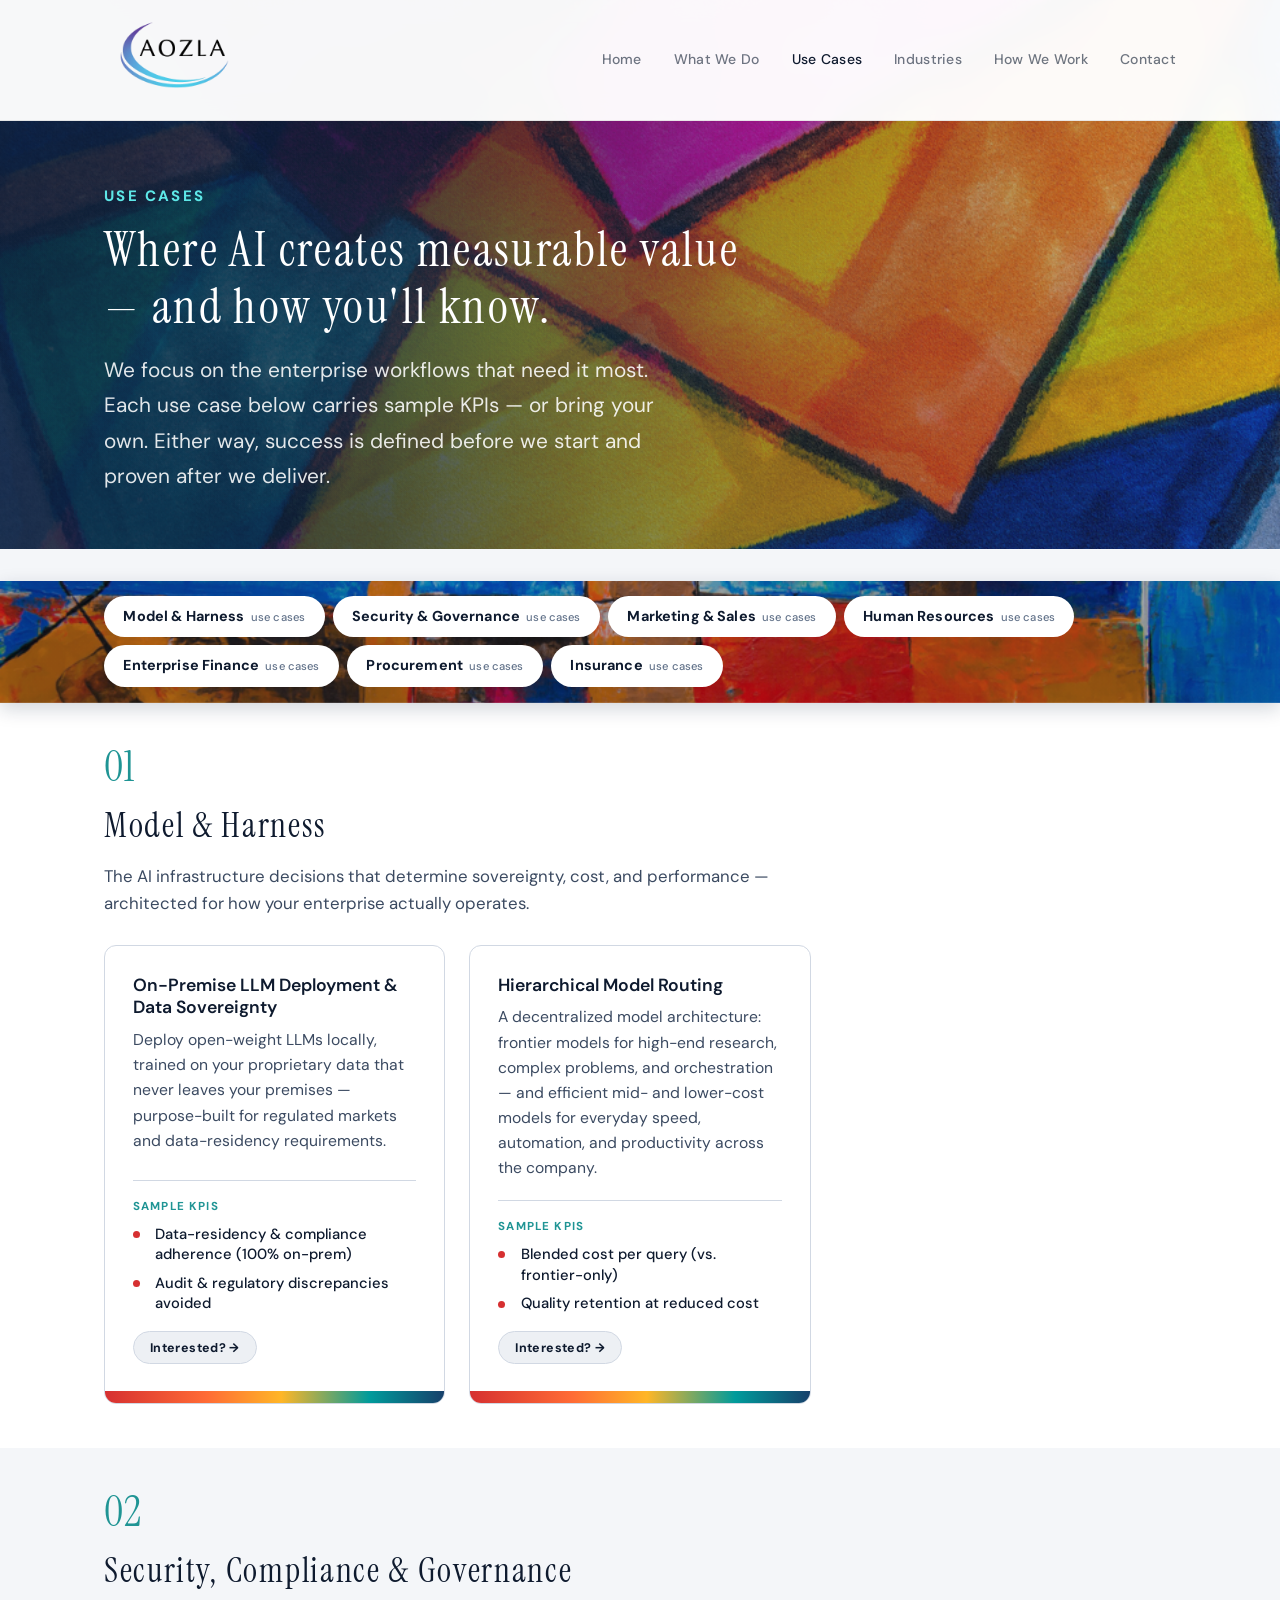
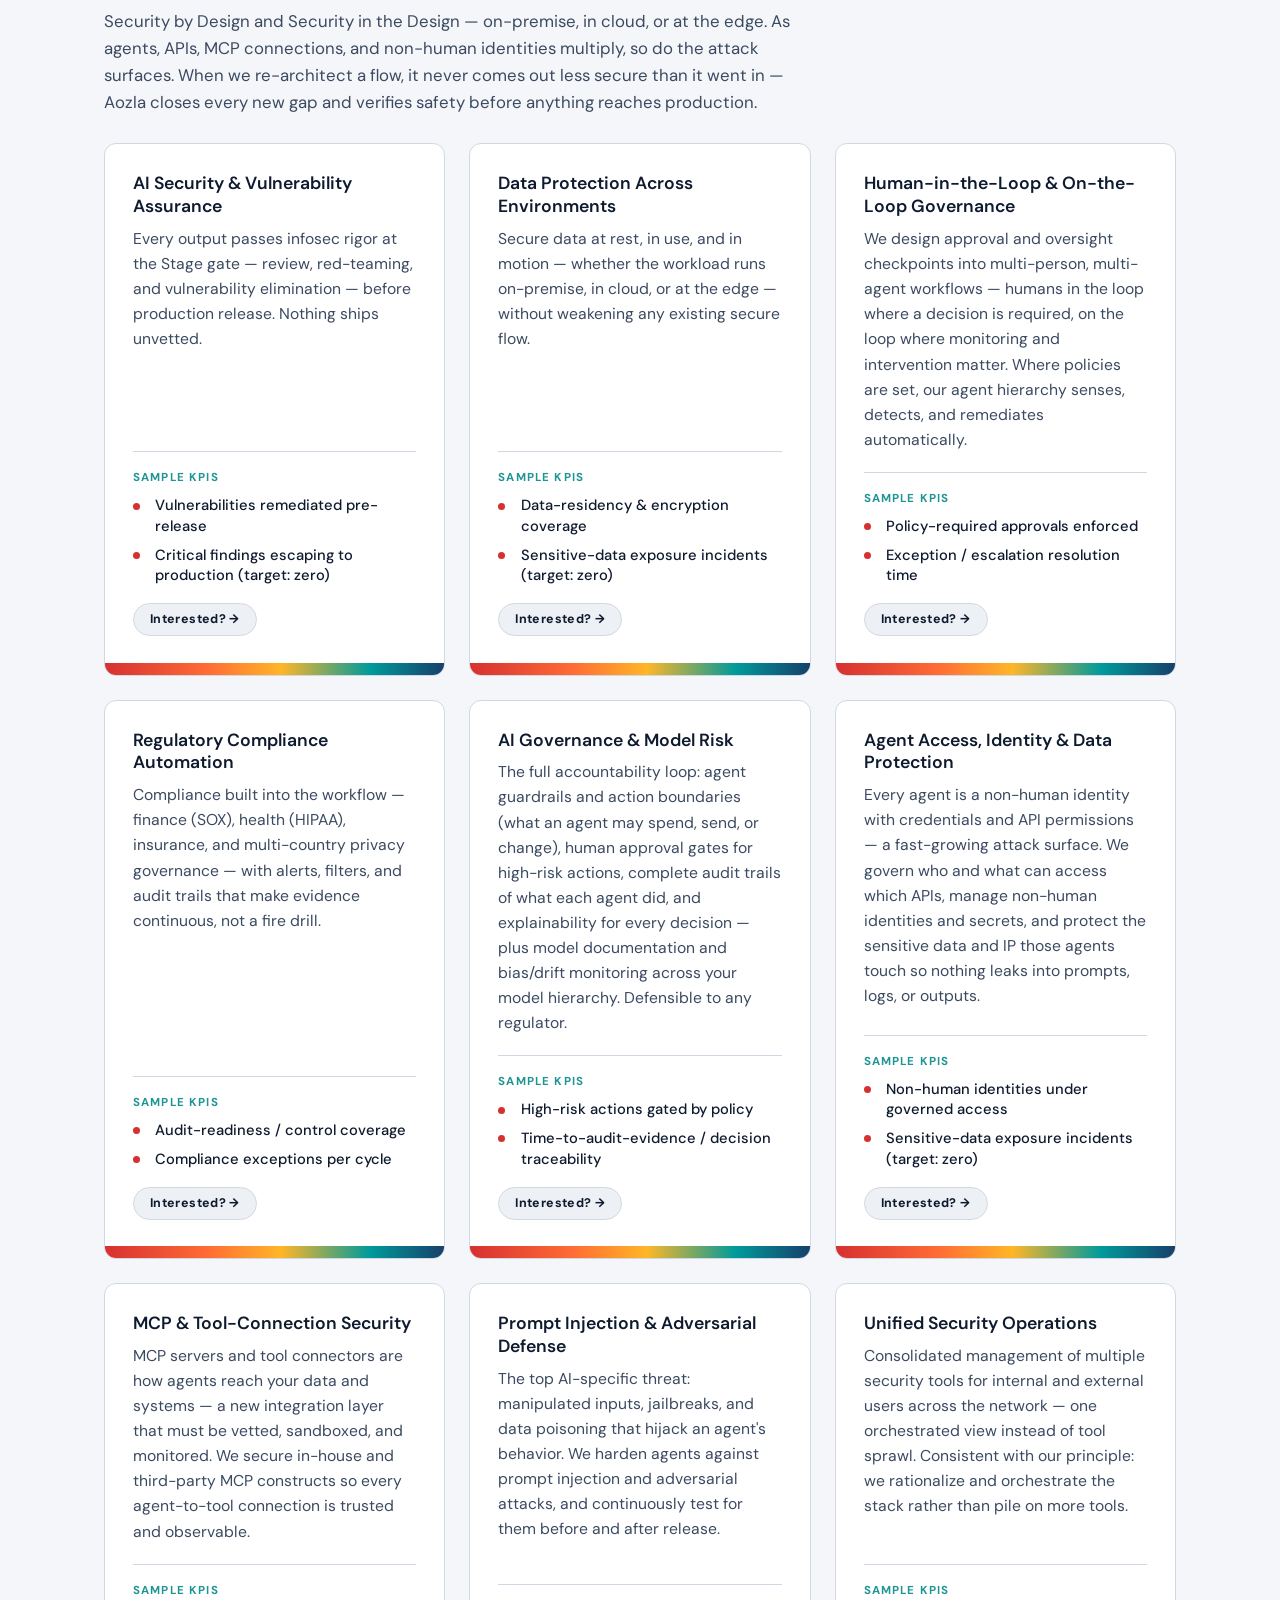
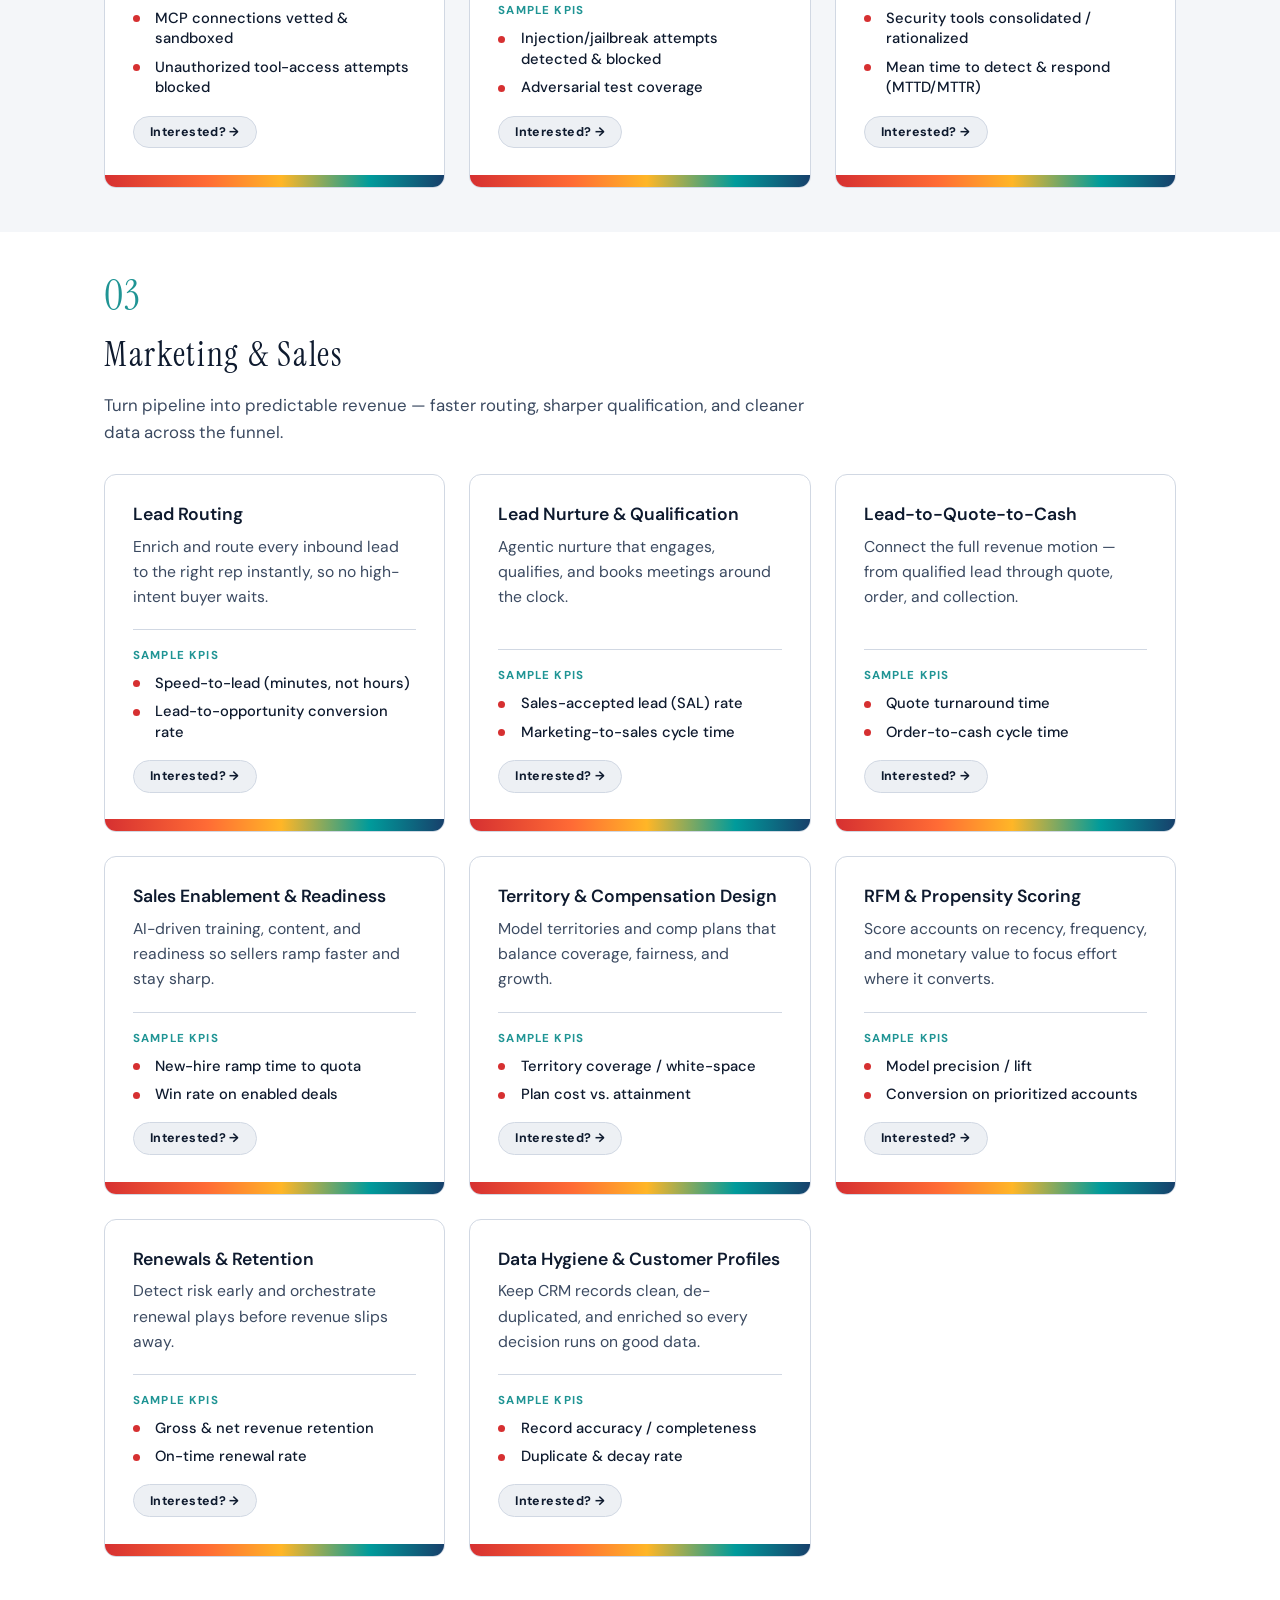
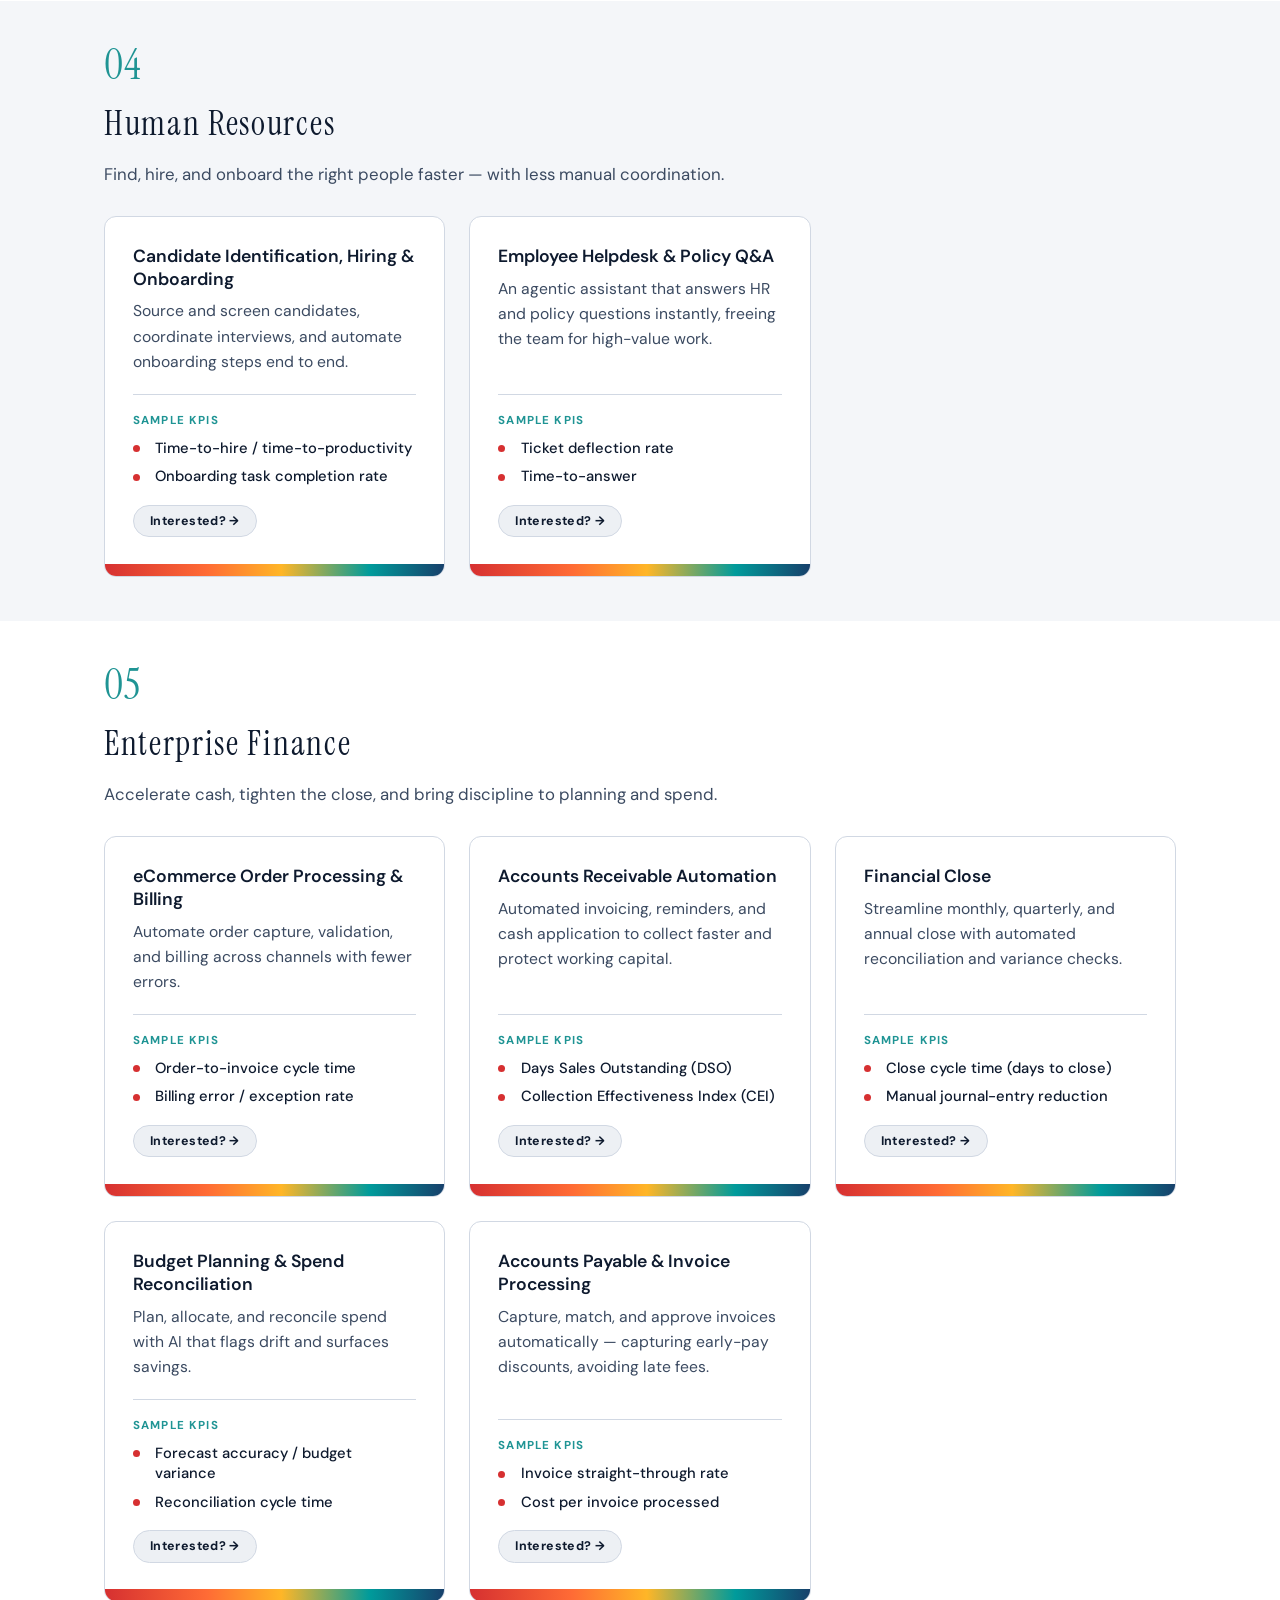
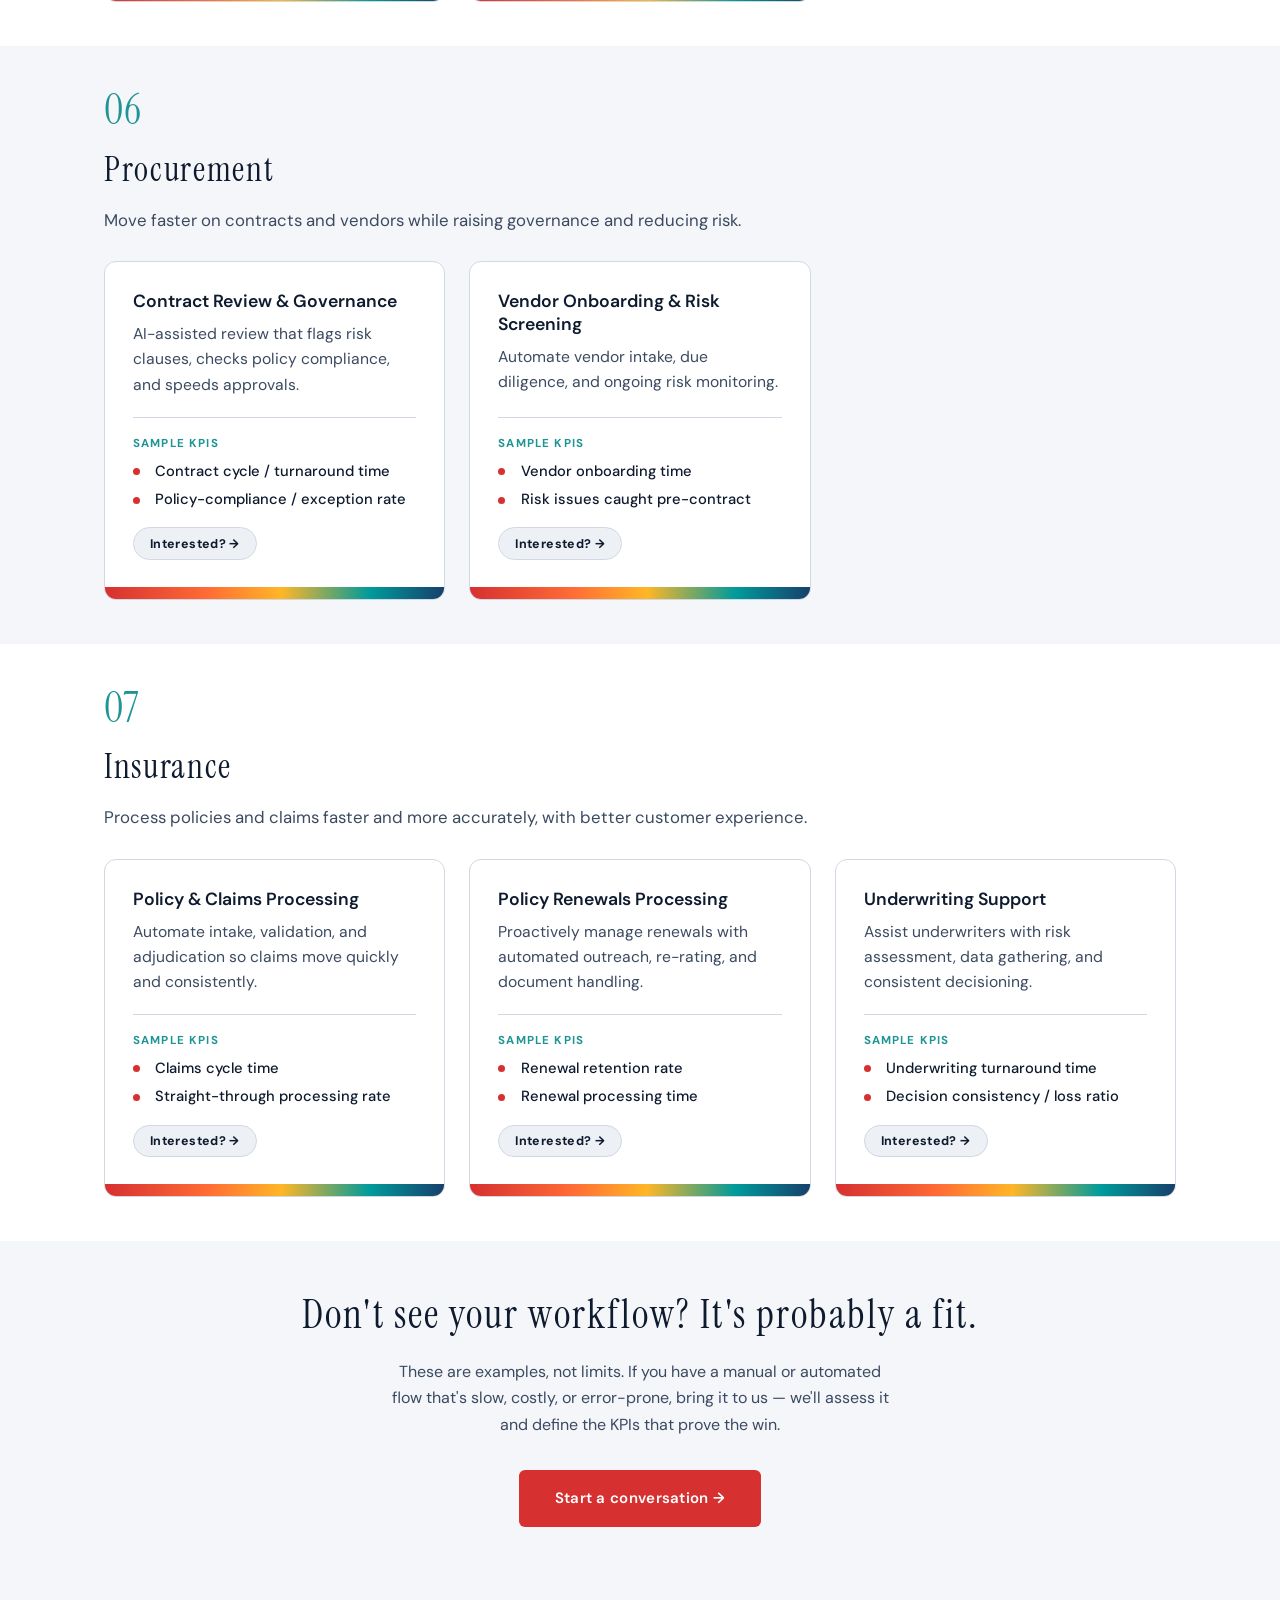
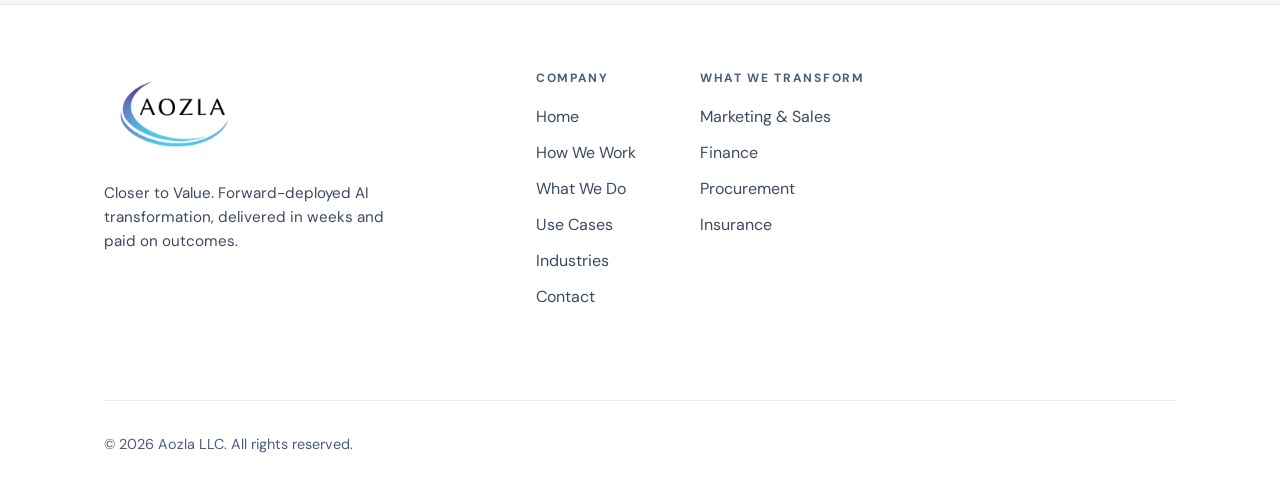
<file: use-cases.html>
<!DOCTYPE html>
<html lang="en">
<head>
  <meta charset="UTF-8">
  <meta name="viewport" content="width=device-width, initial-scale=1.0">
  <meta name="description" content="Aozla AI and agentic use cases across Marketing & Sales, HR, Finance, Procurement, Insurance, and AI model infrastructure (on-prem LLM deployment, hierarchical model routing) — each with sample KPIs.">
  <meta name="keywords" content="AI use cases, agentic AI, on-premise LLM deployment, data sovereignty, open weight models, hierarchical model routing, lead routing, accounts receivable automation, financial close, claims processing, KPIs">
  <meta name="robots" content="index, follow">
  <title>Use Cases — AI Transformation with Measurable KPIs | Aozla</title>
  <meta property="og:title" content="Use Cases — AI Transformation with Measurable KPIs | Aozla">
  <meta property="og:description" content="High-value AI and agentic use cases across Marketing, Sales, HR, Finance, Procurement, and Insurance — each with sample KPIs to measure success.">
  <meta property="og:type" content="website">
  <meta property="og:url" content="https://www.aozla.com/use-cases.html">
  <link rel="preconnect" href="https://fonts.googleapis.com">
  <link rel="preconnect" href="https://fonts.gstatic.com" crossorigin>
  <link href="https://fonts.googleapis.com/css2?family=DM+Sans:ital,opsz,wght@0,9..40,300;0,9..40,400;0,9..40,500;0,9..40,600;0,9..40,700;1,9..40,400&family=Instrument+Serif:ital@0;1&display=swap" rel="stylesheet">
  <link rel="stylesheet" href="styles.css?v=84">

<style>
.nav-desktop{display:flex;gap:2rem;align-items:center;}
.nav-desktop a{color:rgba(14,26,46,0.6);font-size:14px;font-weight:500;letter-spacing:0.02em;transition:color 0.2s;}
.nav-desktop a:hover,.nav-desktop a.active{color:#0E1A2E;}
.nav-mobile{display:none;flex-direction:column;background:#ffffff;border-top:2px solid #e0e0e0;box-shadow:0 12px 32px rgba(0,0,0,0.2);}
.nav-mobile.open{display:flex;}
.nav-mobile a{display:block;padding:1.1rem 2rem;font-size:1.1rem;color:#0E1A2E;font-weight:500;border-bottom:1px solid #f0f0f0;font-family:'DM Sans',sans-serif;}
.nav-mobile a:last-child{border-bottom:none;}
.nav-mobile a:hover,.nav-mobile a.active{background:#f4f6f9;}
.nav-toggle{display:none;flex-direction:column;gap:5px;background:none;border:none;cursor:pointer;padding:4px;}
.nav-toggle span{display:block;width:22px;height:2px;background:#0E1A2E;border-radius:2px;}
@media(max-width:768px){
  .nav-desktop{display:none!important;}
  .nav-toggle{display:flex!important;}
  .nav-inner{height:80px!important;}
  .logo-img{height:60px!important;}
}
@media(min-width:769px){
  .nav-mobile{display:none!important;}
}
</style>
  <link rel="canonical" href="https://www.aozla.com/use-cases.html">
  <meta name="twitter:card" content="summary_large_image">
  <meta name="twitter:title" content="Use Cases — Aozla">
  <meta name="twitter:description" content="AI use cases with sample KPIs across Marketing, Finance, Security, and more.">
</head>
<body>

  <nav class="nav" id="nav">
    <div class="nav-inner">
      <a href="/" class="nav-logo">
        <img src="Aozla-logo.png" alt="Aozla" class="logo-img">
      </a>
      <div class="nav-desktop" id="navDesktop">
        <a href="/">Home</a>
        <a href="what-we-do.html">What We Do</a>
        <a href="use-cases.html" class="active">Use Cases</a>
        <a href="industries.html">Industries</a>
          <a href="how-we-work.html">How We Work</a>
      <a href="contact.html">Contact</a>
      </div>
      <button class="nav-toggle" id="navToggle" aria-label="Toggle menu">
        <span></span><span></span><span></span>
      </button>
    </div>
    <div class="nav-mobile" id="navMobile">
      <a href="/">Home</a>
      <a href="how-we-work.html">How We Work</a>
      <a href="what-we-do.html">What We Do</a>
      <a href="use-cases.html" class="active">Use Cases</a>
      <a href="industries.html">Industries</a>
      <a href="contact.html">Contact</a>
    </div>
  </nav>

  <header class="page-hero ph-usecases">
    <div class="container">
      <p class="section-tag">Use Cases</p>
      <h1 class="page-hero-title">Where AI creates measurable value &mdash; and how you'll know.</h1>
      <p class="page-hero-subtitle">We focus on the enterprise workflows that need it most. Each use case below carries sample KPIs &mdash; or bring your own. Either way, success is defined before we start and proven after we deliver.</p>
    </div>
  </header>

  <div class="uc-tabs-spacer"></div>

  <nav class="uc-tabs" aria-label="Use case categories">
    <div class="container uc-tabs-inner">
      <a href="#model-harness">Model &amp; Harness <span class="uc-tab-suffix">use cases</span></a>
      <a href="#security-governance">Security &amp; Governance <span class="uc-tab-suffix">use cases</span></a>
      <a href="#marketing-sales">Marketing &amp; Sales <span class="uc-tab-suffix">use cases</span></a>
      <a href="#human-resources">Human Resources <span class="uc-tab-suffix">use cases</span></a>
      <a href="#finance">Enterprise Finance <span class="uc-tab-suffix">use cases</span></a>
      <a href="#procurement">Procurement <span class="uc-tab-suffix">use cases</span></a>
      <a href="#insurance">Insurance <span class="uc-tab-suffix">use cases</span></a>
    </div>
  </nav>

  <!-- MARKETING & SALES -->
  <!-- MODEL & HARNESS -->
  <section id="model-harness" class="section uc-section">
    <div class="container">
      <div class="uc-group-head">
        <span class="uc-group-num">01</span>
        <h2>Model &amp; Harness</h2>
        <p>The AI infrastructure decisions that determine sovereignty, cost, and performance &mdash; architected for how your enterprise actually operates.</p>
      </div>
      <div class="uc-grid">
        <div class="uc-card">
          <h3>On-Premise LLM Deployment &amp; Data Sovereignty</h3>
          <p>Deploy open-weight LLMs locally, trained on your proprietary data that never leaves your premises &mdash; purpose-built for regulated markets and data-residency requirements.</p>
          <div class="uc-kpis"><span class="uc-kpi-label">Sample KPIs</span><span class="uc-kpi">Data-residency &amp; compliance adherence (100% on-prem)</span><span class="uc-kpi">Audit &amp; regulatory discrepancies avoided</span></div>
          <a href="contact.html?usecase=On-Premise%20LLM%20Deployment%20%26%20Data%20Sovereignty" class="uc-pill">Interested? &rarr;</a>
        </div>
        <div class="uc-card">
          <h3>Hierarchical Model Routing</h3>
          <p>A decentralized model architecture: frontier models for high-end research, complex problems, and orchestration &mdash; and efficient mid- and lower-cost models for everyday speed, automation, and productivity across the company.</p>
          <div class="uc-kpis"><span class="uc-kpi-label">Sample KPIs</span><span class="uc-kpi">Blended cost per query (vs. frontier-only)</span><span class="uc-kpi">Quality retention at reduced cost</span></div>
          <a href="contact.html?usecase=Hierarchical%20Model%20Routing" class="uc-pill">Interested? &rarr;</a>
        </div>
      </div>
    </div>
  </section>

  <!-- SECURITY, COMPLIANCE & GOVERNANCE -->
  <section id="security-governance" class="section uc-section uc-section-alt">
    <div class="container">
      <div class="uc-group-head">
        <span class="uc-group-num">02</span>
        <h2>Security, Compliance &amp; Governance</h2>
        <p>Security by Design and Security in the Design &mdash; on-premise, in cloud, or at the edge. As agents, APIs, MCP connections, and non-human identities multiply, so do the attack surfaces. When we re-architect a flow, it never comes out less secure than it went in &mdash; Aozla closes every new gap and verifies safety before anything reaches production.</p>
      </div>
      <div class="uc-grid">
        <div class="uc-card">
          <h3>AI Security &amp; Vulnerability Assurance</h3>
          <p>Every output passes infosec rigor at the Stage gate &mdash; review, red-teaming, and vulnerability elimination &mdash; before production release. Nothing ships unvetted.</p>
          <div class="uc-kpis"><span class="uc-kpi-label">Sample KPIs</span><span class="uc-kpi">Vulnerabilities remediated pre-release</span><span class="uc-kpi">Critical findings escaping to production (target: zero)</span></div>
          <a href="contact.html?usecase=AI%20Security%20%26%20Vulnerability%20Assurance" class="uc-pill">Interested? &rarr;</a>
        </div>
        <div class="uc-card">
          <h3>Data Protection Across Environments</h3>
          <p>Secure data at rest, in use, and in motion &mdash; whether the workload runs on-premise, in cloud, or at the edge &mdash; without weakening any existing secure flow.</p>
          <div class="uc-kpis"><span class="uc-kpi-label">Sample KPIs</span><span class="uc-kpi">Data-residency &amp; encryption coverage</span><span class="uc-kpi">Sensitive-data exposure incidents (target: zero)</span></div>
          <a href="contact.html?usecase=Data%20Protection%20Across%20Environments" class="uc-pill">Interested? &rarr;</a>
        </div>
        <div class="uc-card">
          <h3>Human-in-the-Loop &amp; On-the-Loop Governance</h3>
          <p>We design approval and oversight checkpoints into multi-person, multi-agent workflows &mdash; humans in the loop where a decision is required, on the loop where monitoring and intervention matter. Where policies are set, our agent hierarchy senses, detects, and remediates automatically.</p>
          <div class="uc-kpis"><span class="uc-kpi-label">Sample KPIs</span><span class="uc-kpi">Policy-required approvals enforced</span><span class="uc-kpi">Exception / escalation resolution time</span></div>
          <a href="contact.html?usecase=Human-in-the-Loop%20%26%20On-the-Loop%20Governance" class="uc-pill">Interested? &rarr;</a>
        </div>
        <div class="uc-card">
          <h3>Regulatory Compliance Automation</h3>
          <p>Compliance built into the workflow &mdash; finance (SOX), health (HIPAA), insurance, and multi-country privacy governance &mdash; with alerts, filters, and audit trails that make evidence continuous, not a fire drill.</p>
          <div class="uc-kpis"><span class="uc-kpi-label">Sample KPIs</span><span class="uc-kpi">Audit-readiness / control coverage</span><span class="uc-kpi">Compliance exceptions per cycle</span></div>
          <a href="contact.html?usecase=Regulatory%20Compliance%20Automation" class="uc-pill">Interested? &rarr;</a>
        </div>
        <div class="uc-card">
          <h3>AI Governance &amp; Model Risk</h3>
          <p>The full accountability loop: agent guardrails and action boundaries (what an agent may spend, send, or change), human approval gates for high-risk actions, complete audit trails of what each agent did, and explainability for every decision &mdash; plus model documentation and bias/drift monitoring across your model hierarchy. Defensible to any regulator.</p>
          <div class="uc-kpis"><span class="uc-kpi-label">Sample KPIs</span><span class="uc-kpi">High-risk actions gated by policy</span><span class="uc-kpi">Time-to-audit-evidence / decision traceability</span></div>
          <a href="contact.html?usecase=AI%20Governance%20%26%20Model%20Risk" class="uc-pill">Interested? &rarr;</a>
        </div>
        <div class="uc-card">
          <h3>Agent Access, Identity &amp; Data Protection</h3>
          <p>Every agent is a non-human identity with credentials and API permissions &mdash; a fast-growing attack surface. We govern who and what can access which APIs, manage non-human identities and secrets, and protect the sensitive data and IP those agents touch so nothing leaks into prompts, logs, or outputs.</p>
          <div class="uc-kpis"><span class="uc-kpi-label">Sample KPIs</span><span class="uc-kpi">Non-human identities under governed access</span><span class="uc-kpi">Sensitive-data exposure incidents (target: zero)</span></div>
          <a href="contact.html?usecase=Agent%20Access%2C%20Identity%20%26%20Data%20Protection" class="uc-pill">Interested? &rarr;</a>
        </div>
        <div class="uc-card">
          <h3>MCP &amp; Tool-Connection Security</h3>
          <p>MCP servers and tool connectors are how agents reach your data and systems &mdash; a new integration layer that must be vetted, sandboxed, and monitored. We secure in-house and third-party MCP constructs so every agent-to-tool connection is trusted and observable.</p>
          <div class="uc-kpis"><span class="uc-kpi-label">Sample KPIs</span><span class="uc-kpi">MCP connections vetted &amp; sandboxed</span><span class="uc-kpi">Unauthorized tool-access attempts blocked</span></div>
          <a href="contact.html?usecase=MCP%20%26%20Tool-Connection%20Security" class="uc-pill">Interested? &rarr;</a>
        </div>
        <div class="uc-card">
          <h3>Prompt Injection &amp; Adversarial Defense</h3>
          <p>The top AI-specific threat: manipulated inputs, jailbreaks, and data poisoning that hijack an agent's behavior. We harden agents against prompt injection and adversarial attacks, and continuously test for them before and after release.</p>
          <div class="uc-kpis"><span class="uc-kpi-label">Sample KPIs</span><span class="uc-kpi">Injection/jailbreak attempts detected &amp; blocked</span><span class="uc-kpi">Adversarial test coverage</span></div>
          <a href="contact.html?usecase=Prompt%20Injection%20%26%20Adversarial%20Defense" class="uc-pill">Interested? &rarr;</a>
        </div>
        <div class="uc-card">
          <h3>Unified Security Operations</h3>
          <p>Consolidated management of multiple security tools for internal and external users across the network &mdash; one orchestrated view instead of tool sprawl. Consistent with our principle: we rationalize and orchestrate the stack rather than pile on more tools.</p>
          <div class="uc-kpis"><span class="uc-kpi-label">Sample KPIs</span><span class="uc-kpi">Security tools consolidated / rationalized</span><span class="uc-kpi">Mean time to detect &amp; respond (MTTD/MTTR)</span></div>
          <a href="contact.html?usecase=Unified%20Security%20Operations" class="uc-pill">Interested? &rarr;</a>
        </div>
      </div>
    </div>
  </section>

  <section id="marketing-sales" class="section uc-section">
    <div class="container">
      <div class="uc-group-head">
        <span class="uc-group-num">03</span>
        <h2>Marketing &amp; Sales</h2>
        <p>Turn pipeline into predictable revenue &mdash; faster routing, sharper qualification, and cleaner data across the funnel.</p>
      </div>
      <div class="uc-grid">
        <div class="uc-card">
          <h3>Lead Routing</h3>
          <p>Enrich and route every inbound lead to the right rep instantly, so no high-intent buyer waits.</p>
          <div class="uc-kpis"><span class="uc-kpi-label">Sample KPIs</span><span class="uc-kpi">Speed-to-lead (minutes, not hours)</span><span class="uc-kpi">Lead-to-opportunity conversion rate</span></div>
          <a href="contact.html?usecase=Lead%20Routing" class="uc-pill">Interested? &rarr;</a>
        </div>
        <div class="uc-card">
          <h3>Lead Nurture &amp; Qualification</h3>
          <p>Agentic nurture that engages, qualifies, and books meetings around the clock.</p>
          <div class="uc-kpis"><span class="uc-kpi-label">Sample KPIs</span><span class="uc-kpi">Sales-accepted lead (SAL) rate</span><span class="uc-kpi">Marketing-to-sales cycle time</span></div>
          <a href="contact.html?usecase=Lead%20Nurture%20%26%20Qualification" class="uc-pill">Interested? &rarr;</a>
        </div>
        <div class="uc-card">
          <h3>Lead-to-Quote-to-Cash</h3>
          <p>Connect the full revenue motion &mdash; from qualified lead through quote, order, and collection.</p>
          <div class="uc-kpis"><span class="uc-kpi-label">Sample KPIs</span><span class="uc-kpi">Quote turnaround time</span><span class="uc-kpi">Order-to-cash cycle time</span></div>
          <a href="contact.html?usecase=Lead-to-Quote-to-Cash" class="uc-pill">Interested? &rarr;</a>
        </div>
        <div class="uc-card">
          <h3>Sales Enablement &amp; Readiness</h3>
          <p>AI-driven training, content, and readiness so sellers ramp faster and stay sharp.</p>
          <div class="uc-kpis"><span class="uc-kpi-label">Sample KPIs</span><span class="uc-kpi">New-hire ramp time to quota</span><span class="uc-kpi">Win rate on enabled deals</span></div>
          <a href="contact.html?usecase=Sales%20Enablement%20%26%20Readiness" class="uc-pill">Interested? &rarr;</a>
        </div>
        <div class="uc-card">
          <h3>Territory &amp; Compensation Design</h3>
          <p>Model territories and comp plans that balance coverage, fairness, and growth.</p>
          <div class="uc-kpis"><span class="uc-kpi-label">Sample KPIs</span><span class="uc-kpi">Territory coverage / white-space</span><span class="uc-kpi">Plan cost vs. attainment</span></div>
          <a href="contact.html?usecase=Territory%20%26%20Compensation%20Design" class="uc-pill">Interested? &rarr;</a>
        </div>
        <div class="uc-card">
          <h3>RFM &amp; Propensity Scoring</h3>
          <p>Score accounts on recency, frequency, and monetary value to focus effort where it converts.</p>
          <div class="uc-kpis"><span class="uc-kpi-label">Sample KPIs</span><span class="uc-kpi">Model precision / lift</span><span class="uc-kpi">Conversion on prioritized accounts</span></div>
          <a href="contact.html?usecase=RFM%20%26%20Propensity%20Scoring" class="uc-pill">Interested? &rarr;</a>
        </div>
        <div class="uc-card">
          <h3>Renewals &amp; Retention</h3>
          <p>Detect risk early and orchestrate renewal plays before revenue slips away.</p>
          <div class="uc-kpis"><span class="uc-kpi-label">Sample KPIs</span><span class="uc-kpi">Gross &amp; net revenue retention</span><span class="uc-kpi">On-time renewal rate</span></div>
          <a href="contact.html?usecase=Renewals%20%26%20Retention" class="uc-pill">Interested? &rarr;</a>
        </div>
        <div class="uc-card">
          <h3>Data Hygiene &amp; Customer Profiles</h3>
          <p>Keep CRM records clean, de-duplicated, and enriched so every decision runs on good data.</p>
          <div class="uc-kpis"><span class="uc-kpi-label">Sample KPIs</span><span class="uc-kpi">Record accuracy / completeness</span><span class="uc-kpi">Duplicate &amp; decay rate</span></div>
          <a href="contact.html?usecase=Data%20Hygiene%20%26%20Customer%20Profiles" class="uc-pill">Interested? &rarr;</a>
        </div>
      </div>
    </div>
  </section>

  <!-- HR -->
  <section id="human-resources" class="section uc-section uc-section-alt">
    <div class="container">
      <div class="uc-group-head">
        <span class="uc-group-num">04</span>
        <h2>Human Resources</h2>
        <p>Find, hire, and onboard the right people faster &mdash; with less manual coordination.</p>
      </div>
      <div class="uc-grid">
        <div class="uc-card">
          <h3>Candidate Identification, Hiring &amp; Onboarding</h3>
          <p>Source and screen candidates, coordinate interviews, and automate onboarding steps end to end.</p>
          <div class="uc-kpis"><span class="uc-kpi-label">Sample KPIs</span><span class="uc-kpi">Time-to-hire / time-to-productivity</span><span class="uc-kpi">Onboarding task completion rate</span></div>
          <a href="contact.html?usecase=Candidate%20Identification%2C%20Hiring%20%26%20Onboarding" class="uc-pill">Interested? &rarr;</a>
        </div>
        <div class="uc-card">
          <h3>Employee Helpdesk &amp; Policy Q&amp;A</h3>
          <p>An agentic assistant that answers HR and policy questions instantly, freeing the team for high-value work.</p>
          <div class="uc-kpis"><span class="uc-kpi-label">Sample KPIs</span><span class="uc-kpi">Ticket deflection rate</span><span class="uc-kpi">Time-to-answer</span></div>
          <a href="contact.html?usecase=Employee%20Helpdesk%20%26%20Policy%20Q%26A" class="uc-pill">Interested? &rarr;</a>
        </div>
      </div>
    </div>
  </section>

  <!-- FINANCE -->
  <section id="finance" class="section uc-section">
    <div class="container">
      <div class="uc-group-head">
        <span class="uc-group-num">05</span>
        <h2>Enterprise Finance</h2>
        <p>Accelerate cash, tighten the close, and bring discipline to planning and spend.</p>
      </div>
      <div class="uc-grid">
        <div class="uc-card">
          <h3>eCommerce Order Processing &amp; Billing</h3>
          <p>Automate order capture, validation, and billing across channels with fewer errors.</p>
          <div class="uc-kpis"><span class="uc-kpi-label">Sample KPIs</span><span class="uc-kpi">Order-to-invoice cycle time</span><span class="uc-kpi">Billing error / exception rate</span></div>
          <a href="contact.html?usecase=eCommerce%20Order%20Processing%20%26%20Billing" class="uc-pill">Interested? &rarr;</a>
        </div>
        <div class="uc-card">
          <h3>Accounts Receivable Automation</h3>
          <p>Automated invoicing, reminders, and cash application to collect faster and protect working capital.</p>
          <div class="uc-kpis"><span class="uc-kpi-label">Sample KPIs</span><span class="uc-kpi">Days Sales Outstanding (DSO)</span><span class="uc-kpi">Collection Effectiveness Index (CEI)</span></div>
          <a href="contact.html?usecase=Accounts%20Receivable%20Automation" class="uc-pill">Interested? &rarr;</a>
        </div>
        <div class="uc-card">
          <h3>Financial Close</h3>
          <p>Streamline monthly, quarterly, and annual close with automated reconciliation and variance checks.</p>
          <div class="uc-kpis"><span class="uc-kpi-label">Sample KPIs</span><span class="uc-kpi">Close cycle time (days to close)</span><span class="uc-kpi">Manual journal-entry reduction</span></div>
          <a href="contact.html?usecase=Financial%20Close" class="uc-pill">Interested? &rarr;</a>
        </div>
        <div class="uc-card">
          <h3>Budget Planning &amp; Spend Reconciliation</h3>
          <p>Plan, allocate, and reconcile spend with AI that flags drift and surfaces savings.</p>
          <div class="uc-kpis"><span class="uc-kpi-label">Sample KPIs</span><span class="uc-kpi">Forecast accuracy / budget variance</span><span class="uc-kpi">Reconciliation cycle time</span></div>
          <a href="contact.html?usecase=Budget%20Planning%20%26%20Spend%20Reconciliation" class="uc-pill">Interested? &rarr;</a>
        </div>
        <div class="uc-card">
          <h3>Accounts Payable &amp; Invoice Processing</h3>
          <p>Capture, match, and approve invoices automatically &mdash; capturing early-pay discounts, avoiding late fees.</p>
          <div class="uc-kpis"><span class="uc-kpi-label">Sample KPIs</span><span class="uc-kpi">Invoice straight-through rate</span><span class="uc-kpi">Cost per invoice processed</span></div>
          <a href="contact.html?usecase=Accounts%20Payable%20%26%20Invoice%20Processing" class="uc-pill">Interested? &rarr;</a>
        </div>
      </div>
    </div>
  </section>

  <!-- PROCUREMENT -->
  <section id="procurement" class="section uc-section uc-section-alt">
    <div class="container">
      <div class="uc-group-head">
        <span class="uc-group-num">06</span>
        <h2>Procurement</h2>
        <p>Move faster on contracts and vendors while raising governance and reducing risk.</p>
      </div>
      <div class="uc-grid">
        <div class="uc-card">
          <h3>Contract Review &amp; Governance</h3>
          <p>AI-assisted review that flags risk clauses, checks policy compliance, and speeds approvals.</p>
          <div class="uc-kpis"><span class="uc-kpi-label">Sample KPIs</span><span class="uc-kpi">Contract cycle / turnaround time</span><span class="uc-kpi">Policy-compliance / exception rate</span></div>
          <a href="contact.html?usecase=Contract%20Review%20%26%20Governance" class="uc-pill">Interested? &rarr;</a>
        </div>
        <div class="uc-card">
          <h3>Vendor Onboarding &amp; Risk Screening</h3>
          <p>Automate vendor intake, due diligence, and ongoing risk monitoring.</p>
          <div class="uc-kpis"><span class="uc-kpi-label">Sample KPIs</span><span class="uc-kpi">Vendor onboarding time</span><span class="uc-kpi">Risk issues caught pre-contract</span></div>
          <a href="contact.html?usecase=Vendor%20Onboarding%20%26%20Risk%20Screening" class="uc-pill">Interested? &rarr;</a>
        </div>
      </div>
    </div>
  </section>

  <!-- INSURANCE -->
  <section id="insurance" class="section uc-section">
    <div class="container">
      <div class="uc-group-head">
        <span class="uc-group-num">07</span>
        <h2>Insurance</h2>
        <p>Process policies and claims faster and more accurately, with better customer experience.</p>
      </div>
      <div class="uc-grid">
        <div class="uc-card">
          <h3>Policy &amp; Claims Processing</h3>
          <p>Automate intake, validation, and adjudication so claims move quickly and consistently.</p>
          <div class="uc-kpis"><span class="uc-kpi-label">Sample KPIs</span><span class="uc-kpi">Claims cycle time</span><span class="uc-kpi">Straight-through processing rate</span></div>
          <a href="contact.html?usecase=Policy%20%26%20Claims%20Processing" class="uc-pill">Interested? &rarr;</a>
        </div>
        <div class="uc-card">
          <h3>Policy Renewals Processing</h3>
          <p>Proactively manage renewals with automated outreach, re-rating, and document handling.</p>
          <div class="uc-kpis"><span class="uc-kpi-label">Sample KPIs</span><span class="uc-kpi">Renewal retention rate</span><span class="uc-kpi">Renewal processing time</span></div>
          <a href="contact.html?usecase=Policy%20Renewals%20Processing" class="uc-pill">Interested? &rarr;</a>
        </div>
        <div class="uc-card">
          <h3>Underwriting Support</h3>
          <p>Assist underwriters with risk assessment, data gathering, and consistent decisioning.</p>
          <div class="uc-kpis"><span class="uc-kpi-label">Sample KPIs</span><span class="uc-kpi">Underwriting turnaround time</span><span class="uc-kpi">Decision consistency / loss ratio</span></div>
          <a href="contact.html?usecase=Underwriting%20Support" class="uc-pill">Interested? &rarr;</a>
        </div>
      </div>
    </div>
  </section>

  <section class="section cta-section">
    <div class="container cta-content">
      <h2>Don't see your workflow? It's probably a fit.</h2>
      <p>These are examples, not limits. If you have a manual or automated flow that's slow, costly, or error-prone, bring it to us &mdash; we'll assess it and define the KPIs that prove the win.</p>
      <a href="contact.html" class="btn btn-primary btn-lg">Start a conversation &rarr;</a>
    </div>
  </section>

  <footer class="footer">
    <div class="container footer-inner">
      <div class="footer-brand">
        <img src="Aozla-logo.png" alt="Aozla" class="logo-img">
        <p class="footer-tagline">Closer to Value. Forward-deployed AI transformation, delivered in weeks and paid on outcomes.</p>
      </div>
      <div class="footer-links">
        <div class="footer-col">
          <h4>Company</h4>
          <a href="/">Home</a>
          <a href="how-we-work.html">How We Work</a>
          <a href="what-we-do.html">What We Do</a>
          <a href="use-cases.html">Use Cases</a>
          <a href="industries.html">Industries</a>
          <a href="contact.html">Contact</a>
        </div>
        <div class="footer-col">
          <h4>What We Transform</h4>
          <a href="use-cases.html">Marketing &amp; Sales</a>
          <a href="use-cases.html">Finance</a>
          <a href="use-cases.html">Procurement</a>
          <a href="use-cases.html">Insurance</a>
        </div>
      </div>
      <div class="footer-bottom">
        <p>&copy; 2026 Aozla LLC. All rights reserved.</p>
      </div>
    </div>
  </footer>

  <script src="main.js?v=3"></script>
</body>
</html>
</file>
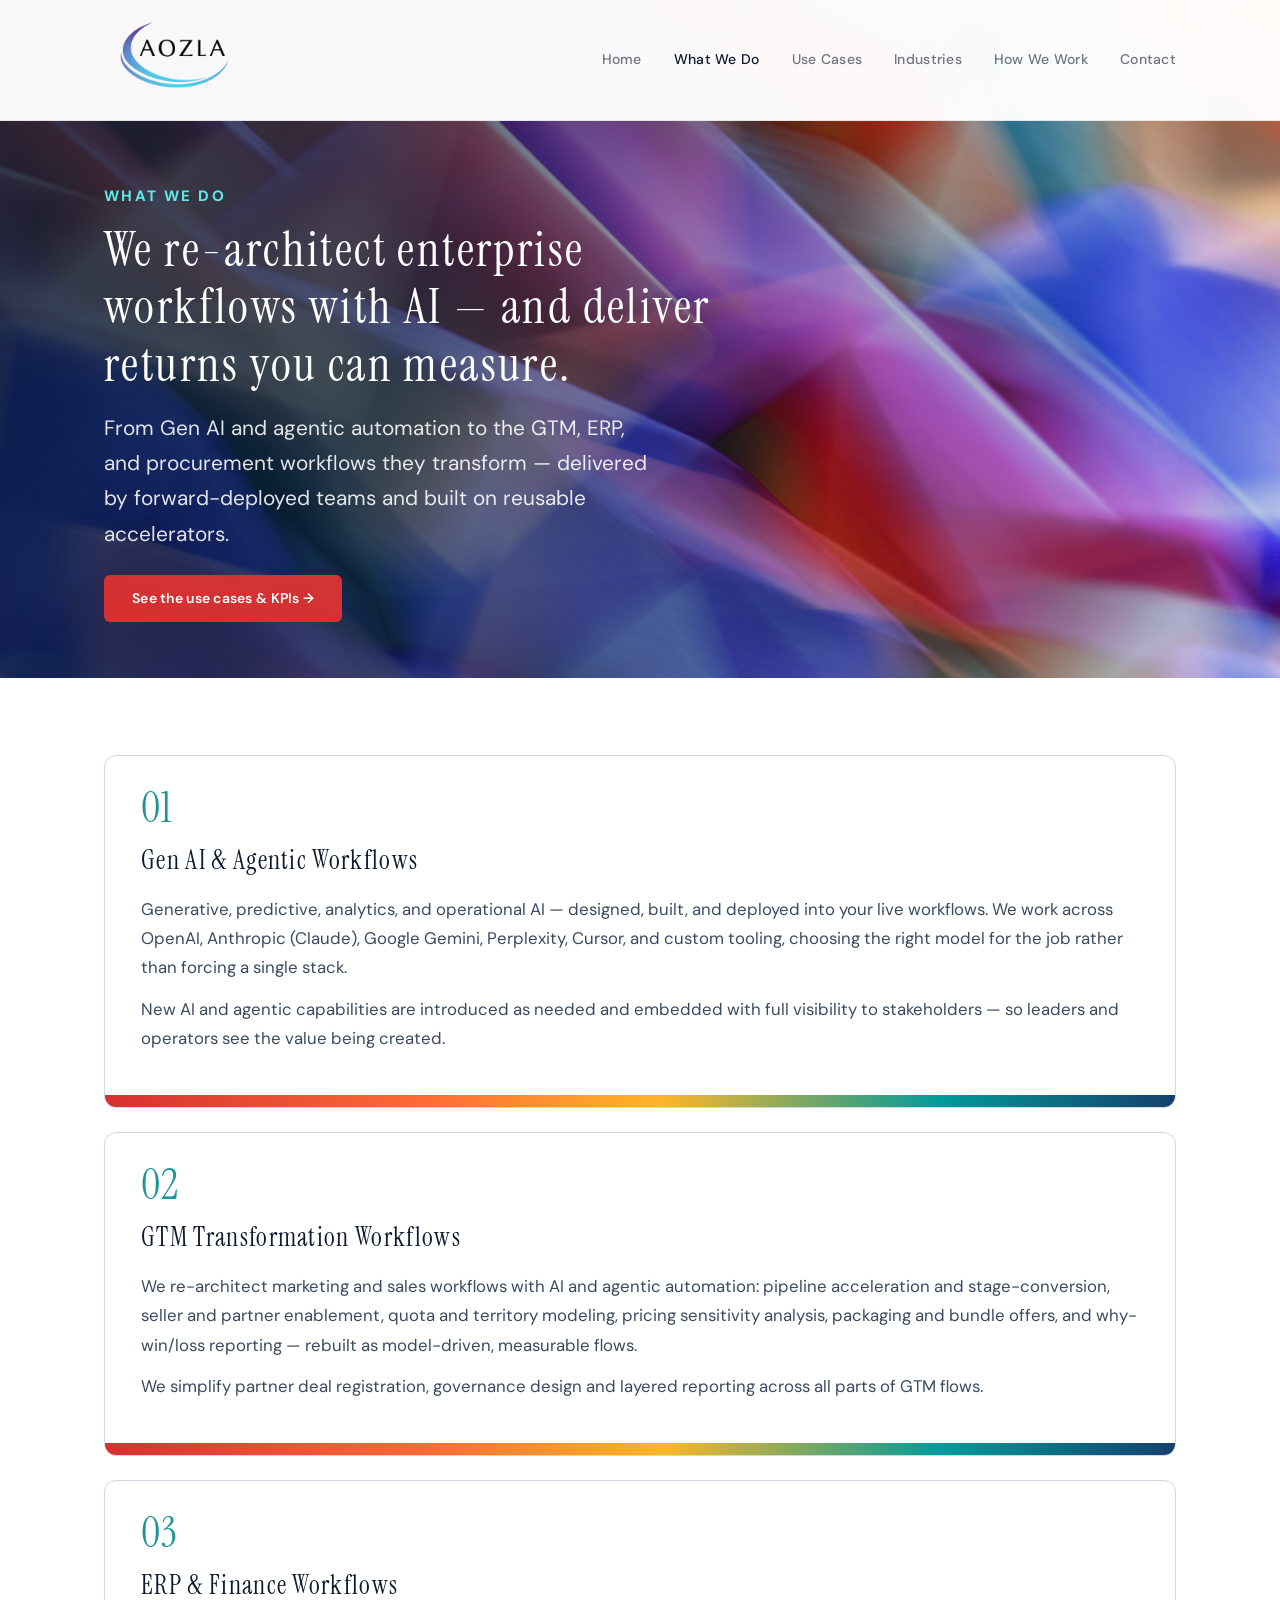
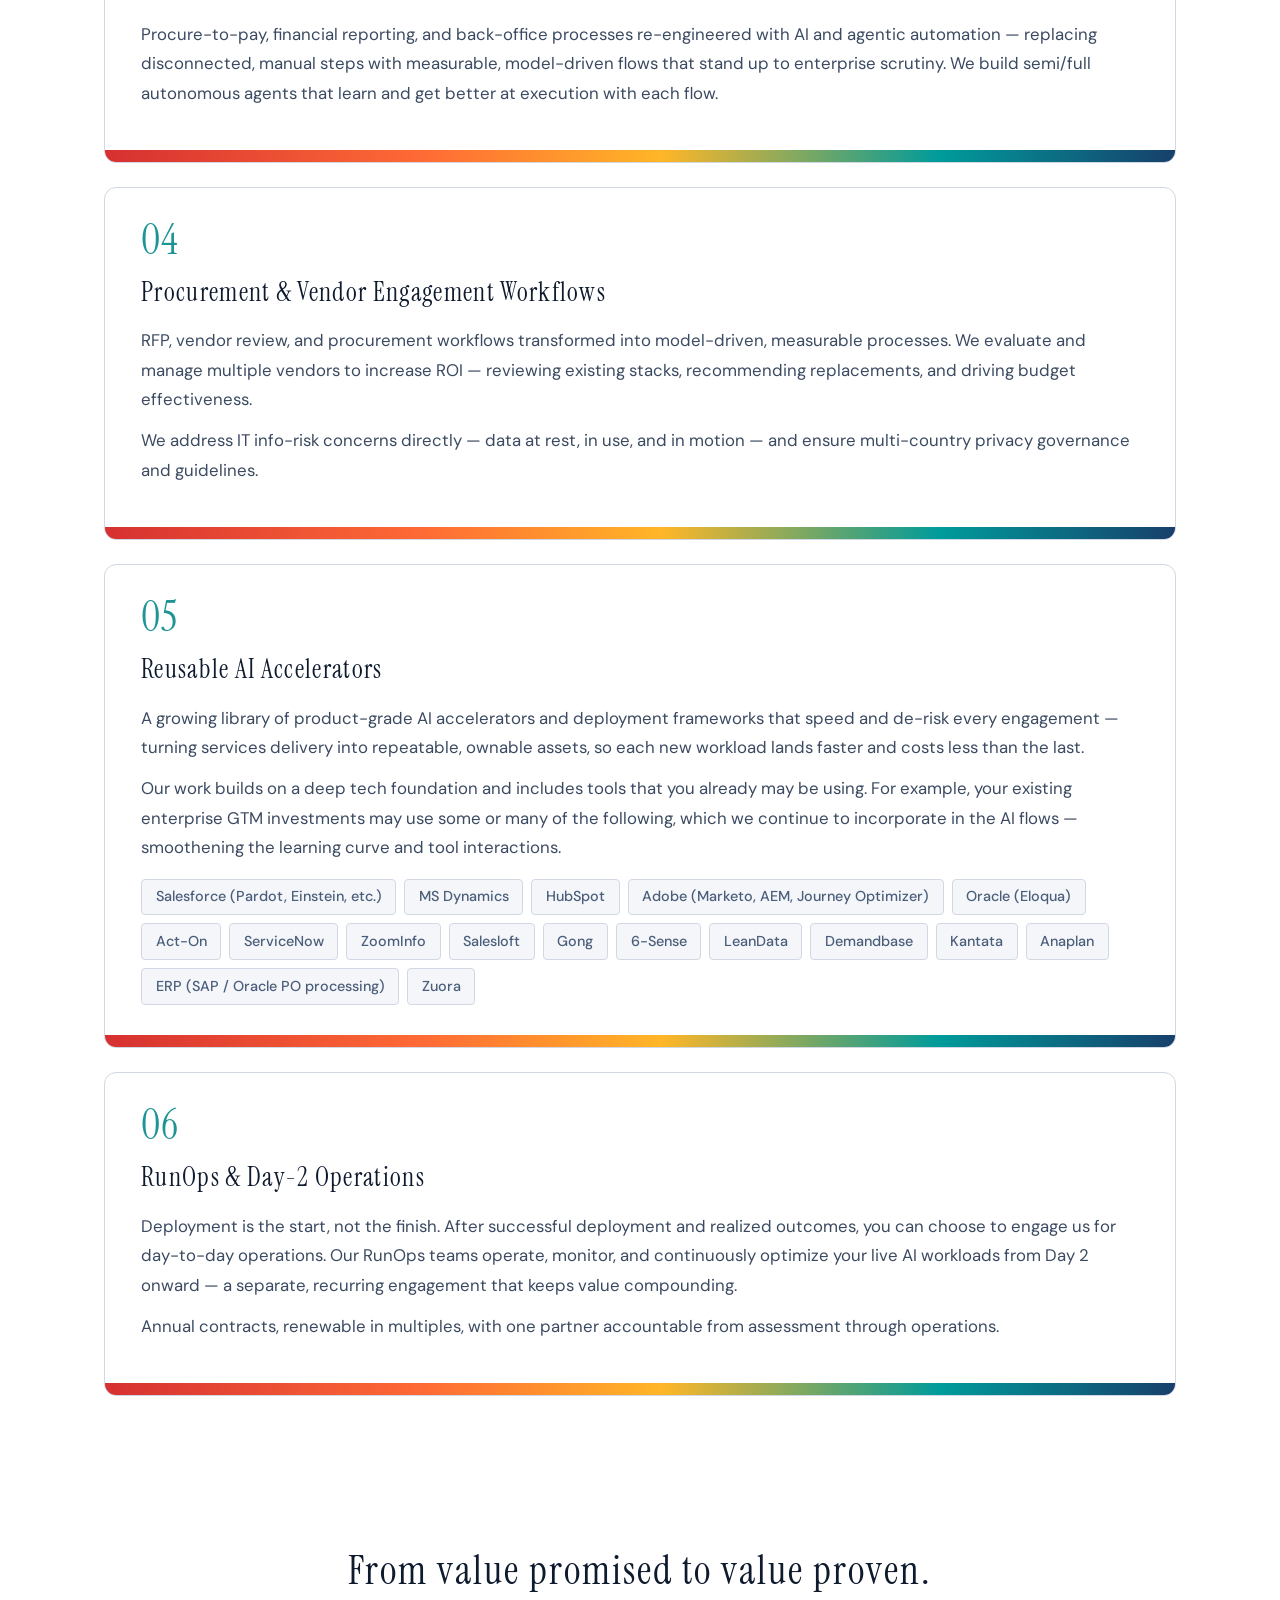
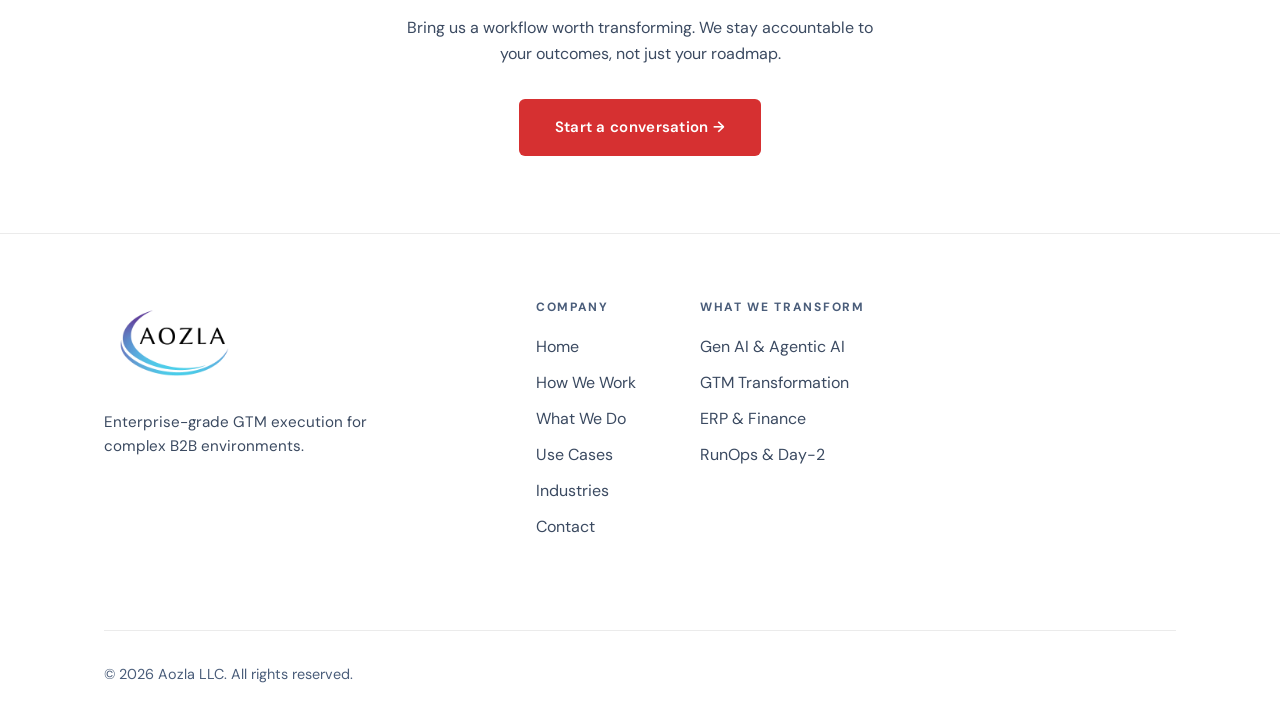
<file: what-we-do.html>
<!DOCTYPE html>
<html lang="en">
<head>
  <meta charset="UTF-8">
  <meta name="viewport" content="width=device-width, initial-scale=1.0">
  <meta name="description" content="Aozla re-architects enterprise workflows with AI and agentic automation — across GTM, ERP, finance, and procurement. Forward-deployed teams, reusable accelerators, and Day-2 RunOps.">
  <meta name="robots" content="index, follow">
  <title>What We Do — AI &amp; Agentic Workflow Transformation | Aozla</title>
  <meta property="og:title" content="What We Do — AI &amp; Agentic Workflow Transformation | Aozla">
  <meta property="og:description" content="Technology Design, Implementation & Operations Services for B2B enterprises.">
  <link rel="preconnect" href="https://fonts.googleapis.com">
  <link rel="preconnect" href="https://fonts.gstatic.com" crossorigin>
  <link href="https://fonts.googleapis.com/css2?family=DM+Sans:ital,opsz,wght@0,9..40,300;0,9..40,400;0,9..40,500;0,9..40,600;0,9..40,700;1,9..40,400&family=Instrument+Serif:ital@0;1&display=swap" rel="stylesheet">
  <link rel="stylesheet" href="styles.css?v=84">

<style>
.nav-desktop{display:flex;gap:2rem;align-items:center;}
.nav-desktop a{color:rgba(14,26,46,0.6);font-size:14px;font-weight:500;letter-spacing:0.02em;transition:color 0.2s;}
.nav-desktop a:hover,.nav-desktop a.active{color:#0E1A2E;}
.nav-mobile{display:none;flex-direction:column;background:#ffffff;border-top:2px solid #e0e0e0;box-shadow:0 12px 32px rgba(0,0,0,0.2);}
.nav-mobile.open{display:flex;}
.nav-mobile a{display:block;padding:1.1rem 2rem;font-size:1.1rem;color:#0E1A2E;font-weight:500;border-bottom:1px solid #f0f0f0;font-family:'DM Sans',sans-serif;}
.nav-mobile a:last-child{border-bottom:none;}
.nav-mobile a:hover,.nav-mobile a.active{background:#f4f6f9;}
.nav-toggle{display:none;flex-direction:column;gap:5px;background:none;border:none;cursor:pointer;padding:4px;}
.nav-toggle span{display:block;width:22px;height:2px;background:#0E1A2E;border-radius:2px;}
@media(max-width:768px){
  .nav-desktop{display:none!important;}
  .nav-toggle{display:flex!important;}
  .nav-inner{height:80px!important;}
  .logo-img{height:60px!important;}
}
@media(min-width:769px){
  .nav-mobile{display:none!important;}
}
</style>
  <link rel="canonical" href="https://www.aozla.com/what-we-do.html">
  <meta name="twitter:card" content="summary_large_image">
  <meta name="twitter:title" content="What We Do — Aozla">
  <meta name="twitter:description" content="AI and agentic workflow transformation across GTM, ERP, finance, and procurement.">
</head>
<body>

  <nav class="nav" id="nav">
    <div class="nav-inner">
      <a href="/" class="nav-logo">
        <img src="Aozla-logo.png" alt="Aozla" class="logo-img">
      </a>
      <div class="nav-desktop" id="navDesktop">
        <a href="/">Home</a>
        <a href="what-we-do.html" class="active">What We Do</a>
        <a href="use-cases.html">Use Cases</a>
        <a href="industries.html">Industries</a>
          <a href="how-we-work.html">How We Work</a>
      <a href="contact.html">Contact</a>
      </div>
      <button class="nav-toggle" id="navToggle" aria-label="Toggle menu">
        <span></span><span></span><span></span>
      </button>
    </div>
    <div class="nav-mobile" id="navMobile">
      <a href="/">Home</a>
      <a href="how-we-work.html">How We Work</a>
      <a href="what-we-do.html" class="active">What We Do</a>
      <a href="use-cases.html">Use Cases</a>
      <a href="industries.html">Industries</a>
      <a href="contact.html">Contact</a>
    </div>
  </nav>

  <!-- Page Hero -->
  <header class="page-hero ph-what">
    <div class="container">
      <p class="section-tag">What We Do</p>
      <h1 class="page-hero-title">We re-architect enterprise workflows with AI &mdash; and deliver returns you can measure.</h1>
      <p class="page-hero-subtitle">From Gen AI and agentic automation to the GTM, ERP, and procurement workflows they transform &mdash; delivered by forward-deployed teams and built on reusable accelerators.</p>
      <p style="margin-top:1.5rem;"><a href="use-cases.html" class="btn btn-primary">See the use cases &amp; KPIs &rarr;</a></p>
    </div>
  </header>

  <!-- Service Blocks -->
  <section class="section">
    <div class="container">

      <div class="service-block" id="ai">
        <div class="service-label">01</div>
        <div class="service-content">
          <h2>Gen AI &amp; Agentic Workflows</h2>
          <p>Generative, predictive, analytics, and operational AI &mdash; designed, built, and deployed into your live workflows. We work across OpenAI, Anthropic (Claude), Google Gemini, Perplexity, Cursor, and custom tooling, choosing the right model for the job rather than forcing a single stack.</p>
          <p>New AI and agentic capabilities are introduced as needed and embedded with full visibility to stakeholders &mdash; so leaders and operators see the value being created.</p>
        </div>
      </div>

      <div class="service-block" id="gtm">
        <div class="service-label">02</div>
        <div class="service-content">
          <h2>GTM Transformation Workflows</h2>
          <p>We re-architect marketing and sales workflows with AI and agentic automation: pipeline acceleration and stage-conversion, seller and partner enablement, quota and territory modeling, pricing sensitivity analysis, packaging and bundle offers, and why-win/loss reporting &mdash; rebuilt as model-driven, measurable flows.</p>
          <p>We simplify partner deal registration, governance design and layered reporting across all parts of GTM flows.</p>
        </div>
      </div>

      <div class="service-block" id="erp">
        <div class="service-label">03</div>
        <div class="service-content">
          <h2>ERP &amp; Finance Workflows</h2>
          <p>Procure-to-pay, financial reporting, and back-office processes re-engineered with AI and agentic automation &mdash; replacing disconnected, manual steps with measurable, model-driven flows that stand up to enterprise scrutiny. We build semi/full autonomous agents that learn and get better at execution with each flow.</p>
        </div>
      </div>

      <div class="service-block" id="procurement">
        <div class="service-label">04</div>
        <div class="service-content">
          <h2>Procurement &amp; Vendor Engagement Workflows</h2>
          <p>RFP, vendor review, and procurement workflows transformed into model-driven, measurable processes. We evaluate and manage multiple vendors to increase ROI &mdash; reviewing existing stacks, recommending replacements, and driving budget effectiveness.</p>
          <p>We address IT info-risk concerns directly &mdash; data at rest, in use, and in motion &mdash; and ensure multi-country privacy governance and guidelines.</p>
        </div>
      </div>

      <div class="service-block" id="accelerators">
        <div class="service-label">05</div>
        <div class="service-content">
          <h2>Reusable AI Accelerators</h2>
          <p>A growing library of product-grade AI accelerators and deployment frameworks that speed and de-risk every engagement &mdash; turning services delivery into repeatable, ownable assets, so each new workload lands faster and costs less than the last.</p>
          <p>Our work builds on a deep tech foundation and includes tools that you already may be using. For example, your existing enterprise GTM investments may use some or many of the following, which we continue to incorporate in the AI flows &mdash; smoothening the learning curve and tool interactions.</p>
          <div class="tech-logos">
            <span class="tech-tag">Salesforce (Pardot, Einstein, etc.)</span>
            <span class="tech-tag">MS Dynamics</span>
            <span class="tech-tag">HubSpot</span>
            <span class="tech-tag">Adobe (Marketo, AEM, Journey Optimizer)</span>
            <span class="tech-tag">Oracle (Eloqua)</span>
            <span class="tech-tag">Act-On</span>
            <span class="tech-tag">ServiceNow</span>
            <span class="tech-tag">ZoomInfo</span>
            <span class="tech-tag">Salesloft</span>
            <span class="tech-tag">Gong</span>
            <span class="tech-tag">6-Sense</span>
            <span class="tech-tag">LeanData</span>
            <span class="tech-tag">Demandbase</span>
            <span class="tech-tag">Kantata</span>
            <span class="tech-tag">Anaplan</span>
            <span class="tech-tag">ERP (SAP / Oracle PO processing)</span>
            <span class="tech-tag">Zuora</span>
          </div>
        </div>
      </div>

      <div class="service-block" id="runops">
        <div class="service-label">06</div>
        <div class="service-content">
          <h2>RunOps &amp; Day-2 Operations</h2>
          <p>Deployment is the start, not the finish. After successful deployment and realized outcomes, you can choose to engage us for day-to-day operations. Our RunOps teams operate, monitor, and continuously optimize your live AI workloads from Day 2 onward &mdash; a separate, recurring engagement that keeps value compounding.</p>
          <p>Annual contracts, renewable in multiples, with one partner accountable from assessment through operations.</p>
        </div>
      </div>
    </div>
  </section>

  <!-- CTA -->
  <section class="section cta-section">
    <div class="container cta-content">
      <h2>From value promised to value proven.</h2>
      <p>Bring us a workflow worth transforming. We stay accountable to your outcomes, not just your roadmap.</p>
      <a href="contact.html" class="btn btn-primary btn-lg">Start a conversation &rarr;</a>
    </div>
  </section>

  <footer class="footer">
    <div class="container footer-inner">
      <div class="footer-brand">
        
        <img src="Aozla-logo.png" alt="Aozla" class="logo-img">
        <p class="footer-tagline">Enterprise-grade GTM execution for complex B2B environments.</p>
      </div>
      <div class="footer-links">
        <div class="footer-col">
          <h4>Company</h4>
          <a href="/">Home</a>
          <a href="how-we-work.html">How We Work</a>
          <a href="what-we-do.html">What We Do</a>
          <a href="use-cases.html">Use Cases</a>
          <a href="industries.html">Industries</a>
          <a href="contact.html">Contact</a>
        </div>
        <div class="footer-col">
          <h4>What We Transform</h4>
          <a href="what-we-do.html">Gen AI &amp; Agentic AI</a>
          <a href="what-we-do.html">GTM Transformation</a>
          <a href="what-we-do.html">ERP &amp; Finance</a>
          <a href="what-we-do.html">RunOps &amp; Day-2</a>
        </div>
      </div>
      <div class="footer-bottom">
        <p>&copy; 2026 Aozla LLC. All rights reserved.</p>
      </div>
    </div>
  </footer>

  <script src="main.js?v=3"></script>
</body>
</html>
</file>
<file: styles.css>
/* ============================================
   AOZLA — Global Stylesheet
   ============================================ */

:root {
  /* Brand Colors — derived from the Aozla logo (dark navy + teal accent) */
  --navy:       #0B1D3A;
  --navy-mid:   #142D54;
  --navy-light: #1A3A6B;
  --teal:       #2CB5B5;
  --teal-dark:  #1F9494;
  --teal-light: #3DD4D4;
  --slate:      #4A5D7A;
  --light-grey: #F4F6F9;
  --mid-grey:   #D1D8E3;
  --dark-text:  #0E1A2E;
  --body-text:  #3B4A61;
  --white:      #FFFFFF;
  --red-accent: #C0392B; /* from the Aozla logo "Value" red */

  /* Typography */
  --font-display: 'Instrument Serif', Georgia, serif;
  --font-body:    'DM Sans', -apple-system, BlinkMacSystemFont, sans-serif;

  /* Spacing */
  --section-pad: clamp(3rem, 6vw, 5rem);
  --container-max: 1120px;

  /* Transitions */
  --ease: cubic-bezier(0.25, 0.46, 0.45, 0.94);
}

/* Reset & Base */
*, *::before, *::after { box-sizing: border-box; margin: 0; padding: 0; }

html {
  scroll-behavior: smooth;
  -webkit-font-smoothing: antialiased;
}

body {
  font-family: var(--font-body);
  color: var(--body-text);
  line-height: 1.65;
  font-size: 18px;
  background: var(--white);
}

img { max-width: 100%; display: block; }
a { color: inherit; text-decoration: none; }

.container {
  max-width: var(--container-max);
  margin: 0 auto;
  padding: 0 1.5rem;
}

/* ============================================
   NAVIGATION
   ============================================ */
.nav {
  position: fixed;
  top: 0; left: 0; right: 0;
  z-index: 100;
  background: rgba(255, 255, 255, 0.97);
  backdrop-filter: blur(12px);
  -webkit-backdrop-filter: blur(12px);
  border-bottom: 1px solid rgba(0,0,0,0.08);
  transition: background 0.3s var(--ease);
}
.nav-inner {
  max-width: var(--container-max);
  margin: 0 auto;
  padding: 0 1.5rem;
  display: flex;
  align-items: center;
  justify-content: space-between;
  height: 120px;
}
.nav-logo {
  display: flex;
  align-items: center;
  gap: 0.5rem;
}
.nav-logo-stacked {
  flex-direction: column;
  align-items: center;
  gap: 0;
  line-height: 1;
}
.logo-tagline {
  font-family: var(--font-display);
  font-style: italic;
  font-size: 1.2rem;
  font-weight: 600;
  letter-spacing: 0.04em;
  margin-top: -0.5rem;
  background: linear-gradient(90deg, #6A1B9A 0%, #0E7C7C 55%, #0E1A2E 100%);
  -webkit-background-clip: text;
  background-clip: text;
  -webkit-text-fill-color: transparent;
  color: #0E1A2E;
}
.logo-mark {
  display: inline-flex;
  align-items: center;
  justify-content: center;
  width: 32px; height: 32px;
  background: var(--teal);
  color: var(--white);
  border-radius: 50%;
  font-family: var(--font-body);
  font-weight: 700;
  font-size: 14px;
  letter-spacing: 0;
}
.logo-text {
  font-family: var(--font-body);
  font-weight: 700;
  font-size: 18px;
  letter-spacing: 0.12em;
  color: var(--white);
}
.logo-img {
  height: 100px;
  width: auto;
}
.nav-links {
  display: none;
  list-style: none;
  gap: 2rem;
}
@media (min-width: 769px) {
  .nav-links {
    display: flex;
  }
}
.nav-links a {
  color: rgba(14, 26, 46, 0.6);
  font-size: 14px;
  font-weight: 500;
  letter-spacing: 0.02em;
  transition: color 0.2s;
  position: relative;
}
.nav-links a:hover,
.nav-links a.active {
  color: var(--dark-text);
}
.nav-links a.active::after {
  content: '';
  position: absolute;
  bottom: -4px;
  left: 0; right: 0;
  height: 2px;
  background: var(--teal);
  border-radius: 2px;
}

/* Mobile Toggle */
.nav-toggle {
  display: none;
  flex-direction: column;
  gap: 5px;
  background: none;
  border: none;
  cursor: pointer;
  padding: 4px;
}
.nav-toggle span {
  display: block;
  width: 22px;
  height: 2px;
  background: var(--dark-text);
  border-radius: 2px;
  transition: transform 0.3s, opacity 0.3s;
}

/* ============================================
   HERO
   ============================================ */
.hero {
  position: relative;
  min-height: 90vh;
  display: flex;
  align-items: center;
  background: #0E1A2E;
  overflow: hidden;
  padding-top: 120px;
}
.hero-bg {
  position: absolute;
  inset: 0;
  background: url('hero-bg-1.jpg') center center / cover no-repeat;
  opacity: 0.9;
  pointer-events: none;
}
.hero::before {
  content: '';
  position: absolute;
  inset: 0;
  background:
    /* Left scrim: strong behind the text column, feathers out so the globe + right side stay vibrant */
    linear-gradient(to right,
      rgba(11,29,58,0.94) 0%,
      rgba(11,29,58,0.88) 20%,
      rgba(11,29,58,0.70) 38%,
      rgba(11,29,58,0.38) 55%,
      rgba(11,29,58,0.10) 72%,
      rgba(11,29,58,0) 85%),
    /* Gentle floor to ground the hero and seat the promise band below it */
    linear-gradient(to top, rgba(11,29,58,0.55) 0%, rgba(11,29,58,0) 42%);
  z-index: 1;
  pointer-events: none;
}
.hero::after {
  content: '';
  position: absolute;
  bottom: 0; left: 0; right: 0;
  height: 1px;
  background: linear-gradient(90deg, transparent, rgba(44,181,181,0.3), transparent);
  z-index: 2;
}
.hero-content {
  position: relative;
  z-index: 3;
  padding: 4rem 0;
}
.hero-tag {
  font-size: 22px;
  font-weight: 700;
  letter-spacing: 0.16em;
  text-transform: uppercase;
  color: #5EE8E8;
  margin-bottom: 1.5rem;
  text-shadow: 0 0 16px rgba(94,232,232,0.4), 0 1px 8px rgba(0,0,0,0.5);
}
.hero-title {
  font-family: var(--font-display);
  font-size: clamp(2.5rem, 5.5vw, 4.2rem);
  font-weight: 400;
  line-height: 1.2;
  letter-spacing: 0.05em;
  color: var(--white);
  margin-bottom: 1.5rem;
  max-width: 700px;
  text-shadow:
    0 0 22px rgba(11,29,58,0.7),
    0 0 44px rgba(11,29,58,0.55),
    0 2px 12px rgba(0,0,0,0.55);
}
.hero-subtitle {
  font-size: clamp(1rem, 1.8vw, 1.15rem);
  line-height: 1.7;
  color: rgba(255,255,255,0.9);
  max-width: 600px;
  margin-bottom: 2.5rem;
  text-shadow:
    0 0 16px rgba(11,29,58,0.75),
    0 0 30px rgba(11,29,58,0.6),
    0 1px 8px rgba(0,0,0,0.5);
}
}
.hero-actions {
  display: flex;
  gap: 1rem;
  flex-wrap: wrap;
}

/* ============================================
   BUTTONS
   ============================================ */
.btn {
  display: inline-flex;
  align-items: center;
  justify-content: center;
  padding: 0.75rem 1.75rem;
  font-family: var(--font-body);
  font-size: 14px;
  font-weight: 600;
  letter-spacing: 0.02em;
  border-radius: 6px;
  border: none;
  cursor: pointer;
  transition: all 0.25s var(--ease);
}
.btn-primary {
  background: #D63031;
  color: var(--white);
}
.btn-primary:hover {
  background: #C0392B;
  transform: translateY(-1px);
  box-shadow: 0 4px 16px rgba(214,48,49,0.35);
}
.btn-outline {
  background: transparent;
  color: var(--white);
  border: 1.5px solid rgba(255,255,255,0.25);
}
.btn-outline:hover {
  border-color: rgba(255,255,255,0.5);
  background: rgba(255,255,255,0.05);
}
.btn-outline-dark {
  background: #EAF6F6;
  color: var(--teal-dark);
  border: 1.5px solid #BEE3E3;
  margin-left: 0.75rem;
}
.btn-outline-dark:hover {
  border-color: var(--teal);
  color: var(--teal-dark);
  background: #D6EFEF;
}
.btn-lg {
  padding: 1rem 2.25rem;
  font-size: 15px;
}
.btn-full {
  width: 100%;
}

/* ============================================
   SECTIONS
   ============================================ */
.section {
  padding: var(--section-pad) 0;
}
.section-header {
  margin-bottom: 3.5rem;
}
.section-tag {
  font-size: 15px;
  font-weight: 800;
  letter-spacing: 0.16em;
  text-transform: uppercase;
  color: #0FB0B0;
  margin-bottom: 0.75rem;
}
.section-title {
  font-family: var(--font-display);
  font-size: clamp(1.75rem, 3.5vw, 2.5rem);
  font-weight: 400;
  line-height: 1.25;
  letter-spacing: 0.05em;
  color: var(--dark-text);
  max-width: 650px;
}

/* ============================================
   VALUE CARDS
   ============================================ */
.value-grid {
  display: grid;
  grid-template-columns: repeat(3, 1fr);
  gap: 2rem;
}
.value-card {
  position: relative;
  padding: 2rem;
  padding-bottom: 2.4rem;
  background: var(--light-grey);
  border-radius: 12px;
  border: 1px solid transparent;
  overflow: hidden;
  transition: all 0.3s var(--ease);
}
.value-card::after {
  content: '';
  position: absolute;
  left: 0;
  right: 0;
  bottom: 0;
  height: 14px;
  background: linear-gradient(90deg, #D63031 0%, #FF6B35 30%, #FFB627 52%, #009B9B 78%, #17406b 100%);
}
.value-card:hover {
  border-color: var(--mid-grey);
  transform: translateY(-2px);
  box-shadow: 0 8px 32px rgba(11,29,58,0.06);
}
.value-icon {
  display: inline-flex;
  align-items: center;
  justify-content: center;
  width: 52px; height: 52px;
  border-radius: 12px;
  background: #EDF0F4;
  border: 1px solid var(--mid-grey);
  margin-bottom: 1.25rem;
}
.value-icon svg { width: 40px; height: 40px; display: block; }
.value-card h3 {
  font-family: var(--font-body);
  font-size: 1.1rem;
  font-weight: 600;
  color: var(--dark-text);
  margin-bottom: 0.6rem;
}
.value-card p {
  font-size: 1.05rem;
  line-height: 1.65;
  color: var(--body-text);
}

/* ============================================
   FOCUS AREAS GRID
   ============================================ */
.focus-section {
  background: var(--navy);
}
.focus-section .section-tag { color: #5EE8E8; font-size: 15px; }
.focus-section .section-title { color: var(--white); letter-spacing: 0.05em; }

.focus-grid {
  display: grid;
  grid-template-columns: repeat(2, 1fr);
  gap: 3px;
  background: rgba(94,232,232,0.28);
  border-radius: 12px;
  overflow: hidden;
}
.focus-item {
  display: block;
  padding: 2rem 2.25rem;
  background: var(--navy);
  transition: background 0.3s var(--ease);
  position: relative;
}
.focus-item:hover {
  background: var(--navy-mid);
}
.focus-number {
  font-size: 18px;
  font-weight: 700;
  color: #5EE8E8;
  letter-spacing: 0.08em;
  display: block;
  margin-bottom: 0.75rem;
}
.focus-item h3 {
  font-family: var(--font-display);
  font-size: 1.35rem;
  font-weight: 400;
  letter-spacing: 0.05em;
  color: var(--white);
  margin-bottom: 0.5rem;
}
.focus-item p {
  font-size: 1.05rem;
  line-height: 1.7;
  color: rgba(255,255,255,0.88);
}
.focus-arrow {
  position: absolute;
  top: 2rem; right: 2rem;
  font-size: 1.25rem;
  color: var(--teal);
  opacity: 0;
  transform: translateX(-8px);
  transition: all 0.3s var(--ease);
}
.focus-item:hover .focus-arrow {
  opacity: 1;
  transform: translateX(0);
}

/* ============================================
   INDUSTRIES
   ============================================ */
.industries-grid {
  display: flex;
  flex-wrap: wrap;
  gap: 1rem;
  justify-content: center;
}
.industry-pill {
  padding: 0.9rem 2rem;
  background: var(--light-grey);
  border: 1.5px solid var(--mid-grey);
  border-radius: 50px;
  font-size: 1.05rem;
  font-weight: 500;
  color: var(--dark-text);
  transition: all 0.25s var(--ease);
}
.industry-pill:hover {
  background: var(--navy);
  color: var(--white);
  border-color: var(--navy);
  transform: translateY(-2px);
}

/* ============================================
   INDUSTRY BLOCKS (Industries page)
   ============================================ */
.industry-blocks {
  display: flex;
  flex-direction: column;
  gap: 2.5rem;
}
.industry-block {
  display: flex;
  gap: 2rem;
  align-items: flex-start;
  padding: 2.5rem;
  background: var(--light-grey);
  border-radius: 12px;
  border: 1px solid transparent;
  transition: all 0.3s var(--ease);
}
.industry-block:hover {
  border-color: var(--mid-grey);
  box-shadow: 0 8px 32px rgba(11,29,58,0.05);
}
.industry-block-icon {
  flex-shrink: 0;
  display: inline-flex;
  align-items: center;
  justify-content: center;
  width: 56px; height: 56px;
  border-radius: 12px;
  background: #EDF0F4;
  border: 1px solid var(--mid-grey);
}
.industry-block-icon svg { width: 42px; height: 42px; display: block; }
.industry-block h2 {
  font-family: var(--font-display);
  font-size: 1.5rem;
  font-weight: 400;
  letter-spacing: 0.05em;
  color: var(--dark-text);
  margin-bottom: 0.6rem;
}
.industry-block p {
  font-size: 1.05rem;
  line-height: 1.7;
}

/* ============================================
   SERVICE BLOCKS (What We Do page)
   ============================================ */
.service-block {
  position: relative;
  background: #FFFFFF;
  border: 1px solid var(--mid-grey);
  border-radius: 12px;
  padding: 2rem 2.25rem 2.6rem;
  margin-bottom: 1.5rem;
  overflow: hidden;
  transition: box-shadow 0.3s var(--ease), transform 0.3s var(--ease), border-color 0.3s var(--ease);
}
.service-block::after {
  content: '';
  position: absolute;
  left: 0; right: 0; bottom: 0;
  height: 12px;
  background: var(--brand-strip);
}
.service-block:hover {
  transform: translateY(-3px);
  box-shadow: 0 16px 38px rgba(11,29,58,0.14);
  border-color: transparent;
}

.service-label {
  font-family: var(--font-display);
  font-size: 2.6rem;
  line-height: 1;
  font-weight: 400;
  color: var(--teal-dark);
  letter-spacing: 0.03em;
  display: block;
  margin-bottom: 0.6rem;
}
.service-content h2 {
  font-family: var(--font-display);
  font-size: 1.65rem;
  font-weight: 400;
  letter-spacing: 0.05em;
  color: var(--dark-text);
  margin-bottom: 0.75rem;
}
.service-content p {
  font-size: 1.05rem;
  line-height: 1.75;
  margin-bottom: 0.75rem;
}
.tech-logos {
  display: flex;
  flex-wrap: wrap;
  gap: 0.5rem;
  margin-top: 1rem;
}
.tech-tag {
  padding: 0.35rem 0.85rem;
  background: var(--light-grey);
  border: 1px solid var(--mid-grey);
  border-radius: 4px;
  font-size: 0.9rem;
  font-weight: 500;
  color: var(--slate);
}

/* ============================================
   CONTACT
   ============================================ */
.contact-layout {
  display: grid;
  grid-template-columns: 1fr 1.4fr;
  gap: 4rem;
  align-items: start;
}
.contact-info-block {
  margin-bottom: 2rem;
}
.contact-info-block h3 {
  font-size: 14px;
  font-weight: 700;
  letter-spacing: 0.14em;
  text-transform: uppercase;
  color: var(--teal-dark);
  margin-bottom: 0.4rem;
}
.contact-info-block a,
.contact-info-block p {
  font-size: 1rem;
  color: var(--dark-text);
}
.contact-info-block a:hover {
  color: var(--teal);
}

.contact-form {
  display: flex;
  flex-direction: column;
  gap: 1.25rem;
}
.form-group label {
  display: block;
  font-size: 13px;
  font-weight: 600;
  color: var(--dark-text);
  margin-bottom: 0.4rem;
}
.form-group input,
.form-group textarea {
  width: 100%;
  padding: 0.8rem 1rem;
  font-family: var(--font-body);
  font-size: 1.05rem;
  border: 1.5px solid var(--mid-grey);
  border-radius: 8px;
  background: var(--white);
  color: var(--dark-text);
  transition: border-color 0.2s;
  outline: none;
}
.form-group input:focus,
.form-group textarea:focus {
  border-color: var(--teal);
}
.form-group input::placeholder,
.form-group textarea::placeholder {
  color: var(--slate);
  opacity: 0.5;
}
.form-group textarea { resize: vertical; }

/* ============================================
   CTA SECTION
   ============================================ */
.cta-section {
  background: var(--light-grey);
  text-align: center;
}
.cta-content h2 {
  font-family: var(--font-display);
  font-size: clamp(1.75rem, 3.5vw, 2.5rem);
  font-weight: 400;
  letter-spacing: 0.05em;
  color: var(--dark-text);
  margin-bottom: 0.75rem;
}
.cta-content p {
  font-size: 1rem;
  color: var(--body-text);
  max-width: 500px;
  margin: 0 auto 2rem;
}

/* ============================================
   PAGE HERO (inner pages)
   ============================================ */
.page-hero {
  background: var(--navy);
  padding: calc(120px + 4rem) 0 3.5rem;
  position: relative;
  overflow: hidden;
}
.page-hero::before {
  content: '';
  position: absolute;
  inset: 0;
  background: radial-gradient(ellipse 60% 50% at 30% 60%, rgba(44,181,181,0.08) 0%, transparent 70%);
  pointer-events: none;
}
.page-hero .section-tag { color: #5EE8E8; font-size: 15px; }
.page-hero-title {
  font-family: var(--font-display);
  font-size: clamp(2rem, 4.5vw, 3rem);
  font-weight: 400;
  line-height: 1.2;
  letter-spacing: 0.05em;
  color: var(--white);
  margin-bottom: 1rem;
  max-width: 650px;
  position: relative;
}
.page-hero-subtitle {
  font-size: clamp(1.1rem, 1.9vw, 1.3rem);
  line-height: 1.7;
  color: rgba(255,255,255,0.88);
  max-width: 550px;
  position: relative;
}

/* ============================================
   FOOTER
   ============================================ */
.footer {
  background: var(--white);
  padding: 4rem 0 2rem;
  border-top: 1px solid rgba(0,0,0,0.08);
}
.footer-inner {
  display: grid;
  grid-template-columns: 1.2fr 2fr;
  gap: 3rem;
}
.footer-brand .logo-mark,
.footer-brand .logo-text {
  vertical-align: middle;
}
.footer-brand .logo-mark { margin-right: 0.4rem; }
.footer-tagline {
  margin-top: 0.75rem;
  font-size: 0.95rem;
  color: var(--body-text);
  max-width: 280px;
  line-height: 1.6;
}
.footer-links {
  display: flex;
  gap: 4rem;
}
.footer-col h4 {
  font-size: 12px;
  font-weight: 700;
  letter-spacing: 0.14em;
  text-transform: uppercase;
  color: var(--slate);
  margin-bottom: 1rem;
}
.footer-col a {
  display: block;
  font-size: 1rem;
  color: var(--body-text);
  margin-bottom: 0.6rem;
  transition: color 0.2s;
}
.footer-col a:hover { color: var(--dark-text); }

.footer-bottom {
  grid-column: 1 / -1;
  padding-top: 2rem;
  margin-top: 2rem;
  border-top: 1px solid rgba(0,0,0,0.08);
}
.footer-bottom p {
  font-size: 0.9rem;
  color: var(--slate);
}

/* ============================================
   ANIMATIONS
   ============================================ */
@keyframes fadeUp {
  from { opacity: 0; transform: translateY(24px); }
  to   { opacity: 1; transform: translateY(0); }
}
.hero-tag      { animation: fadeUp 0.6s var(--ease) 0.1s both; }
.hero-title    { animation: fadeUp 0.6s var(--ease) 0.2s both; }
.hero-subtitle { animation: fadeUp 0.6s var(--ease) 0.35s both; }
.hero-actions  { animation: fadeUp 0.6s var(--ease) 0.5s both; }

/* ============================================
   RESPONSIVE
   ============================================ */
@media (max-width: 768px) {
  .nav-inner {
    height: 80px;
  }
  .logo-img {
    height: 60px;
  }
  .nav-toggle { display: flex; }
  .nav-links {
    display: none;
    position: fixed;
    top: 80px; left: 0; right: 0;
    bottom: 0;
    background: #FFFFFF;
    flex-direction: column;
    align-items: center;
    justify-content: center;
    gap: 2.5rem;
    z-index: 200;
    border-top: 1px solid rgba(0,0,0,0.1);
  }
  .nav-links.open {
    display: flex;
  }
  .nav-links a {
    font-size: 1.25rem;
    color: var(--dark-text);
  }
  .nav-links a.active {
    color: var(--dark-text);
  }

  .hero {
    padding-top: 80px;
  }

  .value-grid {
    grid-template-columns: 1fr;
  }
  .focus-grid {
    grid-template-columns: 1fr;
  }
  .contact-layout {
    grid-template-columns: 1fr;
    gap: 2.5rem;
  }
  .footer-inner {
    grid-template-columns: 1fr;
  }
  .footer-links {
    gap: 2rem;
  }
  .service-block {
    flex-direction: column;
    gap: 0.75rem;
  }
  .industry-block {
    flex-direction: column;
    gap: 1rem;
  }
  .hero {
    min-height: 75vh;
  }
  /* Mobile: cover-crop shows the centre slice (the bright globe halo) and text runs full-width,
     so the desktop left-to-right scrim leaves the right end of each line exposed. Replace it with
     an even, strong navy wash across the whole hero. Desktop (outside this query) is untouched. */
  .hero::before {
    background:
      linear-gradient(to bottom,
        rgba(11,29,58,0.82) 0%,
        rgba(11,29,58,0.72) 50%,
        rgba(11,29,58,0.84) 100%);
  }
  .page-hero {
    padding: calc(80px + 3rem) 0 2.5rem;
  }
}

@media (max-width: 480px) {
  .hero-actions {
    flex-direction: column;
  }
  .hero-actions .btn {
    width: 100%;
    text-align: center;
  }
  .btn-outline-dark {
    margin-left: 0;
    margin-top: 0.75rem;
  }
}

/* ============================================
   HERO ARC (three-beat positioning line)
   ============================================ */
.hero-arc {
  font-family: var(--font-display);
  font-size: clamp(1.6rem, 3.2vw, 2.4rem);
  font-weight: 400;
  font-style: italic;
  letter-spacing: 0.03em;
  line-height: 1.3;
  color: #EAFFFF;
  margin-bottom: 1.5rem;
  /* Fog / halo: layered soft shadows lift the text off the busy image */
  text-shadow:
    0 0 18px rgba(11,29,58,0.85),
    0 0 32px rgba(11,29,58,0.75),
    0 0 60px rgba(11,29,58,0.6),
    0 2px 10px rgba(0,0,0,0.5);
}
@media (max-width: 768px) {
  .hero-arc {
    font-size: 1.5rem;
    /* stronger fog on mobile so every word — including "compounds" — stays legible */
    text-shadow:
      0 0 14px rgba(11,29,58,0.95),
      0 0 26px rgba(11,29,58,0.9),
      0 0 44px rgba(11,29,58,0.8),
      0 2px 8px rgba(0,0,0,0.6);
  }
}

/* ============================================
   PROMISE BAND
   ============================================ */
.promise-band {
  background: var(--light-grey);
  border-top: 1px solid var(--mid-grey);
  border-bottom: 1px solid var(--mid-grey);
  padding: 1.5rem 0;
}
.promise-band-inner {
  display: flex;
  align-items: flex-start;
  justify-content: space-between;
  gap: 1.5rem;
}
.promise-item {
  flex: 1;
  text-align: center;
}
.promise-figure {
  display: block;
  font-family: var(--font-display);
  font-size: clamp(1.4rem, 2.4vw, 1.9rem);
  color: #009B9B;
  letter-spacing: 0.03em;
  margin-bottom: 0.4rem;
}
.promise-label {
  display: block;
  font-size: 0.95rem;
  color: var(--body-text);
  line-height: 1.5;
  min-height: 2.85em;
}
.promise-divider {
  width: 1px;
  align-self: stretch;
  background: var(--mid-grey);
}

/* ============================================
   SIX-STAGE MODEL
   ============================================ */
.model-section { background: var(--light-grey); }
.model-flow {
  display: grid;
  grid-template-columns: repeat(3, 1fr);
  gap: 1.5rem;
}
.model-stage {
  position: relative;
  background: var(--white);
  border: 1px solid var(--mid-grey);
  border-radius: 12px;
  padding: 2rem 1.75rem;
  transition: all 0.3s var(--ease);
}
.model-stage:hover {
  transform: translateY(-3px);
  box-shadow: 0 12px 32px rgba(11,29,58,0.08);
}
.model-stage-gate {
  border-color: #D63031;
  border-width: 2px;
  background: linear-gradient(180deg, #fff 0%, #fdf3f3 100%);
}
.model-num {
  font-family: var(--font-display);
  font-size: 2.2rem;
  color: var(--teal-dark);
  display: block;
  margin-bottom: 0.5rem;
  letter-spacing: 0.03em;
}
.model-stage-gate .model-num { color: #D63031; }
.model-stage h3 {
  font-family: var(--font-display);
  font-size: 1.4rem;
  font-weight: 400;
  letter-spacing: 0.05em;
  color: var(--dark-text);
  margin-bottom: 0.6rem;
}
.model-stage p {
  font-size: 1rem;
  line-height: 1.6;
  color: var(--body-text);
  margin-bottom: 1.25rem;
}
.model-fee {
  display: inline-block;
  font-size: 0.8rem;
  font-weight: 700;
  letter-spacing: 0.06em;
  text-transform: uppercase;
  padding: 0.35rem 0.85rem;
  border-radius: 50px;
}
.model-fee-fixed {
  background: rgba(44,181,181,0.12);
  color: var(--teal-dark);
}
.model-fee-gate {
  background: #D63031;
  color: #fff;
}
.model-fee-outcome {
  background: rgba(214,48,49,0.1);
  color: #C0392B;
}
.model-cta {
  text-align: center;
  margin-top: 3rem;
}

/* ============================================
   RUNOPS / DAY-2
   ============================================ */
.runops-section { background: var(--navy); }
.runops-section .section-tag { color: #5EE8E8; font-size: 15px; }
.runops-section .section-title { color: var(--white); letter-spacing: 0.05em; }
.runops-inner {
  display: grid;
  grid-template-columns: 1.3fr 1fr;
  gap: 4rem;
  align-items: center;
}
.runops-lead {
  font-size: 1.1rem;
  line-height: 1.7;
  color: rgba(255,255,255,0.88);
  margin-bottom: 1.5rem;
}
.runops-list {
  list-style: none;
  margin: 0 0 2rem;
  padding: 0;
}
.runops-list li {
  position: relative;
  padding-left: 1.75rem;
  margin-bottom: 0.85rem;
  font-size: 1.02rem;
  color: rgba(255,255,255,0.8);
  line-height: 1.5;
}
.runops-list li::before {
  content: '';
  position: absolute;
  left: 0; top: 0.55em;
  width: 8px; height: 8px;
  border-radius: 50%;
  background: #D63031;
}
.runops-visual {
  display: flex;
  flex-direction: column;
  gap: 1.25rem;
}
.runops-metric {
  background: rgba(255,255,255,0.04);
  border: 1px solid rgba(255,255,255,0.1);
  border-radius: 12px;
  padding: 1.5rem 1.75rem;
}
.runops-metric-num {
  display: block;
  font-family: var(--font-display);
  font-size: 2.4rem;
  color: #5EE8E8;
  letter-spacing: 0.02em;
  margin-bottom: 0.25rem;
}
.runops-metric-label {
  display: block;
  font-size: 0.95rem;
  color: rgba(255,255,255,0.88);
  line-height: 1.5;
}

/* ============================================
   RESPONSIVE — new sections
   ============================================ */
@media (max-width: 768px) {
  .promise-band-inner {
    flex-direction: column;
    gap: 0;
    align-items: stretch;
  }
  .promise-item {
    text-align: left;
    padding: 1.25rem 0;
    border-bottom: 1px solid rgba(255,255,255,0.1);
  }
  .promise-item:last-child {
    border-bottom: none;
  }
  .promise-figure {
    margin-bottom: 0.25rem;
  }
  .promise-label {
    min-height: 0;
  }
  .promise-divider { display: none; }
  .model-flow {
    grid-template-columns: 1fr;
  }
  .runops-inner {
    grid-template-columns: 1fr;
    gap: 2.5rem;
  }
}

/* ============================================
   STAGE DETAIL ROWS (How We Work page)
   ============================================ */
.stage-detail {
  display: flex;
  gap: 2rem;
  align-items: flex-start;
  padding: 2rem 0;
  border-bottom: 1px solid var(--mid-grey);
}
.stage-detail:last-child { border-bottom: none; }
.stage-detail-num {
  font-family: var(--font-display);
  font-size: 2.6rem;
  color: var(--teal-dark);
  flex-shrink: 0;
  line-height: 1;
  letter-spacing: 0.03em;
  min-width: 70px;
}
.stage-detail-gate .stage-detail-num { color: #D63031; }
.stage-detail-body h3 {
  font-family: var(--font-display);
  font-size: 1.5rem;
  font-weight: 400;
  letter-spacing: 0.05em;
  color: var(--dark-text);
  margin-bottom: 0.6rem;
  display: flex;
  align-items: center;
  gap: 1rem;
  flex-wrap: wrap;
}
.stage-detail-body p {
  font-size: 1.05rem;
  line-height: 1.7;
  color: var(--body-text);
}
.stage-tag {
  font-family: var(--font-body);
  font-size: 0.72rem;
  font-weight: 700;
  letter-spacing: 0.06em;
  text-transform: uppercase;
  padding: 0.3rem 0.75rem;
  border-radius: 50px;
}
.stage-tag-fixed { background: rgba(44,181,181,0.12); color: var(--teal-dark); }
.stage-tag-gate { background: #D63031; color: #fff; }
.stage-tag-outcome { background: rgba(214,48,49,0.1); color: #C0392B; }

@media (max-width: 768px) {
  .stage-detail { flex-direction: column; gap: 0.5rem; }
  .stage-detail-num { font-size: 2rem; min-width: 0; }
}

/* ============================================
   USE CASES PAGE
   ============================================ */
.uc-section-alt { background: var(--light-grey); }
.uc-group-head {
  max-width: 720px;
  margin-bottom: 2.5rem;
}
.uc-group-num {
  font-family: var(--font-display);
  font-size: 2.6rem;
  color: var(--teal-dark);
  letter-spacing: 0.03em;
  line-height: 1;
  display: block;
  margin-bottom: 0.6rem;
}
.uc-group-head h2 {
  font-family: var(--font-display);
  font-size: clamp(1.6rem, 3vw, 2.1rem);
  font-weight: 400;
  letter-spacing: 0.05em;
  color: var(--dark-text);
  margin-bottom: 0.6rem;
}
.uc-group-head p {
  font-size: 1.05rem;
  line-height: 1.6;
  color: var(--body-text);
}
.uc-grid {
  display: grid;
  grid-template-columns: repeat(3, 1fr);
  gap: 1.5rem;
}
.uc-card {
  position: relative;
  background: var(--white);
  border: 1px solid var(--mid-grey);
  border-radius: 12px;
  padding: 1.75rem;
  padding-bottom: 2.4rem;
  overflow: hidden;
  display: flex;
  flex-direction: column;
  transition: all 0.3s var(--ease);
}
.uc-card::after {
  content: '';
  position: absolute;
  left: 0; right: 0; bottom: 0;
  height: 12px;
  background: var(--brand-strip);
}
.uc-section-alt .uc-card { background: var(--white); }
.uc-card:hover {
  transform: translateY(-3px);
  box-shadow: 0 12px 32px rgba(11,29,58,0.08);
  border-color: var(--teal);
}
.uc-card h3 {
  font-family: var(--font-body);
  font-size: 1.1rem;
  font-weight: 600;
  color: var(--dark-text);
  margin-bottom: 0.5rem;
  line-height: 1.3;
}
.uc-card > p {
  font-size: 0.98rem;
  line-height: 1.6;
  color: var(--body-text);
  margin-bottom: 1.25rem;
  flex-grow: 1;
}
.uc-kpis {
  border-top: 1px solid var(--mid-grey);
  padding-top: 1rem;
  display: flex;
  flex-direction: column;
  gap: 0.5rem;
}
.uc-kpi-label {
  font-size: 0.72rem;
  font-weight: 700;
  letter-spacing: 0.1em;
  text-transform: uppercase;
  color: var(--teal-dark);
}
.uc-kpi {
  position: relative;
  padding-left: 1.4rem;
  font-size: 0.92rem;
  line-height: 1.4;
  color: var(--dark-text);
  font-weight: 500;
}
.uc-kpi::before {
  content: '';
  position: absolute;
  left: 0; top: 0.5em;
  width: 7px; height: 7px;
  border-radius: 50%;
  background: #D63031;
}
@media (max-width: 900px) {
  .uc-grid { grid-template-columns: repeat(2, 1fr); }
}
@media (max-width: 768px) {
  .uc-grid { grid-template-columns: 1fr; }
}

/* ============================================
   MEASURE-YOUR-OUTCOMES VALUE BAND (How We Work)
   ============================================ */
.measure-band {
  background-color: #0E2240;
  background-image: linear-gradient(to right, rgba(11,29,58,0.80) 0%, rgba(11,29,58,0.60) 30%, rgba(11,29,58,0.15) 48%, rgba(11,29,58,0) 58%, rgba(11,29,58,0) 100%), url('aozla-img-25-rot.png');
  background-size: cover;
  background-position: center;
  padding: 3.5rem 0;
  border-top: 1px solid rgba(255,255,255,0.08);
  border-bottom: 1px solid rgba(255,255,255,0.08);
}
.measure-band-inner {
  display: flex;
  align-items: center;
  justify-content: space-between;
  gap: 2.5rem;
  flex-wrap: wrap;
}
.measure-band-text {
  flex: 1;
  min-width: 280px;
}
.measure-band-text h2 {
  font-family: var(--font-display);
  font-size: clamp(1.6rem, 3vw, 2.2rem);
  font-weight: 400;
  letter-spacing: 0.05em;
  color: #FFB627;
  margin-bottom: 0.6rem;
  text-shadow: 0 0 18px rgba(255,182,39,0.3), 0 2px 10px rgba(11,29,58,0.6);
}
.measure-band-text p {
  font-size: clamp(1.1rem, 1.9vw, 1.3rem);
  line-height: 1.7;
  color: rgba(255,255,255,0.92);
  max-width: 620px;
  text-shadow: 0 1px 8px rgba(11,29,58,0.5);
}
.measure-band .btn {
  flex-shrink: 0;
}
.measure-band .btn:hover {
  box-shadow: 0 8px 22px rgba(214,48,49,0.35);
}
@media (max-width: 768px) {
  .measure-band-inner {
    flex-direction: column;
    align-items: flex-start;
    gap: 1.5rem;
  }
  .measure-band .btn {
    width: 100%;
    text-align: center;
  }
}

/* ============================================
   USE CASES — CATEGORY TABS
   ============================================ */
.uc-tabs {
  position: sticky;
  top: 120px;
  z-index: 40;
  background-color: #17406b;
  background-image: linear-gradient(rgba(11,29,58,0.28), rgba(11,29,58,0.28)), url('aozla-img-23.png');
  background-size: cover;
  background-position: center;
  border-bottom: 1px solid rgba(255,255,255,0.12);
  box-shadow: 0 6px 18px rgba(11,29,58,0.18);
}
.uc-tabs-inner {
  position: relative;
  display: flex;
  flex-wrap: wrap;
  gap: 0.5rem;
  padding-top: 0.9rem;
  padding-bottom: 0.9rem;
}
.uc-tabs-inner a {
  display: inline-block;
  padding: 0.5rem 1.15rem;
  font-size: 0.9rem;
  font-weight: 700;
  letter-spacing: 0.01em;
  color: #0E1A2E;
  background: #ffffff;
  border: 1px solid transparent;
  border-radius: 50px;
  white-space: nowrap;
  transition: all 0.2s var(--ease);
}
.uc-tab-suffix {
  font-size: 0.7rem;
  font-weight: 500;
  color: #64748b;
  opacity: 1;
  margin-left: 0.2rem;
}
.uc-tabs-inner a:hover .uc-tab-suffix { opacity: 0.85; }
.uc-tabs-inner a:hover {
  background: #ffffff;
  color: #0E1A2E;
  box-shadow: 0 4px 14px rgba(0,0,0,0.25);
  transform: translateY(-1px);
}
/* offset anchor jumps so sticky nav + tabs don't cover section headers */
.uc-section { scroll-margin-top: 200px; }

/* Narrow screens: horizontal scroll with clear cues */
@media (max-width: 900px) {
  .uc-tabs {
    top: 80px;
  }
  .uc-tabs-inner {
    flex-wrap: nowrap;
    overflow-x: auto;
    -webkit-overflow-scrolling: touch;
    scroll-snap-type: x proximity;
    padding-bottom: 1.5rem;
    /* right-edge fade to signal more content */
    -webkit-mask-image: linear-gradient(to right, #000 88%, transparent 100%);
    mask-image: linear-gradient(to right, #000 88%, transparent 100%);
  }
  .uc-tabs-inner a { scroll-snap-align: start; }
  /* slim visible scrollbar as a second cue */
  .uc-tabs-inner::-webkit-scrollbar { height: 4px; }
  .uc-tabs-inner::-webkit-scrollbar-thumb {
    background: var(--mid-grey);
    border-radius: 4px;
  }
  .uc-tabs-inner { scrollbar-width: thin; scrollbar-color: var(--mid-grey) transparent; }
  /* explicit swipe hint under the tabs */
  .uc-tabs::after {
    content: "\2190  swipe for more  \2192";
    display: block;
    text-align: center;
    font-size: 0.68rem;
    font-weight: 600;
    letter-spacing: 0.08em;
    text-transform: uppercase;
    color: rgba(255,255,255,0.85);
    padding: 0 0 0.5rem;
    opacity: 0.9;
  }
  .uc-section { scroll-margin-top: 150px; }
}
@media (min-width: 901px) {
  /* On desktop, if tabs ever overflow, still allow wrap so all show */
  .uc-tabs-inner { flex-wrap: wrap; }
}

/* ============================================
   SECURITY & TRUST (Home)
   ============================================ */
.security-section {
  padding-top: 4rem;
  background-color: #17406b;
  background-image: linear-gradient(135deg, rgba(255,255,255,0.10) 0%, rgba(11,29,58,0.15) 100%), url('aozla-img-13.png');
  background-size: cover;
  background-position: center;
}
.security-textbox {
  background: rgba(255,255,255,0.94);
  border-radius: 16px;
  padding: 2.25rem 2.5rem;
  margin-bottom: 2.5rem;
  max-width: 900px;
  box-shadow: 0 12px 40px rgba(11,29,58,0.14);
}
.security-section .section-header {
  margin-bottom: 1.25rem;
}
.security-lead {
  font-size: 1.1rem;
  line-height: 1.7;
  color: var(--body-text);
  max-width: 820px;
  margin-bottom: 2.5rem;
}
.security-grid {
  display: grid;
  grid-template-columns: repeat(3, 1fr);
  gap: 1.5rem;
  margin-bottom: 2.5rem;
}
.security-item {
  background: #FFFFFF;
  border: 1px solid var(--mid-grey);
  border-radius: 12px;
  padding: 1.75rem;
  transition: box-shadow 0.25s var(--ease), transform 0.25s var(--ease), border-color 0.25s var(--ease);
}
.security-item:hover {
  border-color: transparent;
  transform: translateY(-4px);
  box-shadow: 0 16px 38px rgba(11,29,58,0.22);
}
.security-item h3 {
  font-family: var(--font-body);
  font-size: 1.1rem;
  font-weight: 600;
  color: var(--dark-text);
  margin-bottom: 0.5rem;
}
.security-item p {
  font-size: 1rem;
  line-height: 1.6;
  color: var(--body-text);
}
@media (max-width: 768px) {
  .security-grid { grid-template-columns: 1fr; }
}

/* ============================================
   TRANSFORM NOW — self-selection entry
   ============================================ */
.transform-now-section {
  position: relative;
  background: var(--navy);
  background-image: linear-gradient(rgba(11,29,58,0.55), rgba(11,29,58,0.66)), url('aozla-img-2.jpg');
  background-size: cover;
  background-position: center;
}
.transform-now-section .section-tag { color: #5EE8E8; font-size: 15px; }
.transform-now-section .section-title { color: var(--white); letter-spacing: 0.05em; }
.tn-grid {
  display: grid;
  grid-template-columns: repeat(2, 1fr);
  gap: 1rem;
}
.tn-card {
  background: rgba(255,255,255,0.04);
  border: 1px solid rgba(255,255,255,0.12);
  border-radius: 12px;
  overflow: hidden;
  transition: border-color 0.25s var(--ease), background 0.25s var(--ease);
}
.tn-card:hover {
  border-color: rgba(94,232,232,0.5);
  background: rgba(255,255,255,0.06);
}
.tn-head {
  width: 100%;
  text-align: left;
  background: none;
  border: none;
  cursor: pointer;
  padding: 1.5rem 1.75rem;
  display: grid;
  grid-template-columns: auto 1fr auto;
  grid-template-areas: "icon title toggle" "icon hook toggle";
  gap: 0.25rem 1rem;
  align-items: center;
  font-family: var(--font-body);
}
.tn-icon {
  grid-area: icon;
  display: inline-flex;
  align-items: center;
  justify-content: center;
  width: 48px;
  height: 48px;
  border-radius: 12px;
  background: rgba(255,255,255,0.06);
  border: 1px solid rgba(255,255,255,0.12);
}
.tn-icon svg { width: 38px; height: 38px; display: block; }
.tn-card:hover .tn-icon {
  background: rgba(94,232,232,0.10);
  border-color: rgba(94,232,232,0.35);
}
.tn-title {
  grid-area: title;
  font-family: var(--font-display);
  font-size: 1.3rem;
  font-weight: 400;
  letter-spacing: 0.04em;
  color: var(--white);
  line-height: 1.2;
}
.tn-hook {
  grid-area: hook;
  font-size: 0.95rem;
  color: rgba(255,255,255,0.88);
  line-height: 1.4;
}
.tn-toggle {
  grid-area: toggle;
  font-size: 1.6rem;
  font-weight: 300;
  color: #5EE8E8;
  line-height: 1;
  transition: transform 0.25s var(--ease);
}
.tn-card.open .tn-toggle { transform: rotate(45deg); }
.tn-body {
  max-height: 0;
  overflow: hidden;
  transition: max-height 0.3s var(--ease);
  padding: 0 1.75rem;
}
.tn-card.open .tn-body {
  max-height: 320px;
  padding-bottom: 1.5rem;
}
.tn-body p {
  font-size: 0.98rem;
  line-height: 1.6;
  color: rgba(255,255,255,0.9);
  margin-bottom: 0.9rem;
  padding-top: 0.25rem;
  border-top: 1px solid rgba(255,255,255,0.1);
}
.tn-link {
  font-size: 0.9rem;
  font-weight: 700;
  letter-spacing: 0.03em;
  color: #5EE8E8;
}
.tn-link:hover { color: #8af3f3; }

/* Mobile: whole card is a jump link; hide toggle + body */
@media (max-width: 768px) {
  .tn-grid { grid-template-columns: 1fr; }
  .tn-toggle { display: none; }
  .tn-body { display: none !important; }
  .tn-head { cursor: pointer; }
}

/* ============================================
   PROMISE BAND — operator hook link
   ============================================ */
.promise-band-foot {
  text-align: center;
  margin-top: 1rem;
  padding-top: 0.9rem;
  border-top: 1px solid var(--mid-grey);
}
.promise-band-btn {
  display: inline-flex;
  align-items: center;
  padding: 0.6rem 1.5rem;
  font-size: 0.95rem;
  font-weight: 700;
  letter-spacing: 0.02em;
  color: #009B9B;
  background: transparent;
  border: 1.5px solid #009B9B;
  border-radius: 6px;
  transition: all 0.2s var(--ease);
}
.promise-band-btn:hover {
  background: #009B9B;
  color: #fff;
  transform: translateY(-1px);
}


/* ============================================
   SITE REVIEW 2 — spacing + alternation + proven
   ============================================ */
/* Why Aozla tighter */
.value-section {
  background: var(--light-grey);
  background-image: linear-gradient(120deg, rgba(244,246,249,0.90) 0%, rgba(244,246,249,0.72) 20%, rgba(244,246,249,0.30) 40%, rgba(244,246,249,0.10) 65%, rgba(244,246,249,0.05) 100%), url('aozla-img-4.png');
  background-size: cover;
  background-position: center;
  padding-top: 3rem;
  padding-bottom: 3rem;
}

/* Home section background alternation */
.industries-section { background: var(--white); }
.cta-section { background: var(--white); }
.proven-section { background: var(--navy); }

/* The Proven Approach — compact one-row tiles */
.proven-section .section-tag { color: #5EE8E8; font-size: 15px; }
.proven-section .section-title { color: var(--white); letter-spacing: 0.05em; }
.proven-flow {
  display: grid;
  grid-template-columns: repeat(6, 1fr);
  gap: 0.75rem;
  margin-bottom: 2rem;
}
.proven-stage {
  background: rgba(255,255,255,0.04);
  border: 1px solid rgba(255,255,255,0.12);
  border-radius: 10px;
  padding: 1.25rem 0.75rem;
  text-align: center;
}
.proven-stage-gate {
  border-color: #D63031;
  border-width: 2px;
  background: rgba(214,48,49,0.08);
}
.proven-num {
  font-family: var(--font-display);
  font-size: 1.4rem;
  color: #5EE8E8;
  display: block;
  margin-bottom: 0.25rem;
}
.proven-stage-gate .proven-num { color: #ff6b6b; }
.proven-stage h3 {
  font-family: var(--font-display);
  font-size: 1.05rem;
  font-weight: 400;
  letter-spacing: 0.03em;
  color: var(--white);
  margin-bottom: 0.6rem;
}
.proven-stage .model-fee {
  font-size: 0.62rem;
  padding: 0.25rem 0.5rem;
}
@media (max-width: 768px) {
  .proven-flow { grid-template-columns: repeat(2, 1fr); }
}

/* Use Cases — tighter, equal top/bottom section spacing */
.uc-section {
  padding-top: 2.75rem;
  padding-bottom: 2.75rem;
}
.uc-group-head { margin-bottom: 1.75rem; }


/* Use Cases — final CTA gets light-grey to contrast the white Insurance section above */
.uc-section + .cta-section { background: var(--light-grey); }
.section-rule {
  border: none;
  border-top: 1px solid var(--mid-grey);
  margin: 2.5rem 0 0;
}


/* What We Do — tighten space above the final CTA */
.section + .cta-section { padding-top: 2.5rem; }

/* Use Cases — "Interested?" pill */
.uc-pill {
  display: inline-flex;
  align-items: center;
  align-self: flex-start;
  margin-top: 1.1rem;
  padding: 0.32rem 1rem;
  font-size: 0.78rem;
  font-weight: 700;
  letter-spacing: 0.03em;
  color: #0E1A2E;
  background: #EDF0F4;
  border: 1.5px solid var(--mid-grey);
  border-radius: 50px;
  transition: all 0.2s var(--ease);
}
.uc-pill:hover {
  background: #0B1D3A;
  color: #ffffff;
  border-color: transparent;
  transform: translateY(-1px);
  box-shadow: 0 6px 16px rgba(11,29,58,0.3);
}


/* ============================================
   PAGE-HERO BACKGROUND IMAGES (per page)
   ============================================ */
.page-hero.ph-how {
  background-image: linear-gradient(to right, rgba(11,29,58,0.85) 0%, rgba(11,29,58,0.72) 30%, rgba(11,29,58,0.35) 60%, rgba(11,29,58,0.12) 100%), url('aozla-img-5-flip.png');
  background-size: cover; background-position: center;
}
.page-hero.ph-what {
  background-image: linear-gradient(to right, rgba(11,29,58,0.85) 0%, rgba(11,29,58,0.72) 30%, rgba(11,29,58,0.35) 60%, rgba(11,29,58,0.12) 100%), url('aozla-img-6-rot.jpg');
  background-size: cover; background-position: center;
}
.page-hero.ph-usecases {
  background-image: linear-gradient(to right, rgba(11,29,58,0.85) 0%, rgba(11,29,58,0.72) 30%, rgba(11,29,58,0.35) 60%, rgba(11,29,58,0.12) 100%), url('aozla-img-7-rot.png');
  background-size: cover; background-position: center;
}
.page-hero.ph-industries {
  background-image: linear-gradient(to right, rgba(11,29,58,0.85) 0%, rgba(11,29,58,0.72) 30%, rgba(11,29,58,0.35) 60%, rgba(11,29,58,0.12) 100%), url('aozla-img-9.png');
  background-size: cover; background-position: center;
}
.page-hero.ph-contact {
  background-image: linear-gradient(to right, rgba(11,29,58,0.85) 0%, rgba(11,29,58,0.72) 30%, rgba(11,29,58,0.35) 60%, rgba(11,29,58,0.12) 100%), url('aozla-img-12-rot.jpg');
  background-size: cover; background-position: center;
}


/* Why Aozla heading — stronger contrast over the reduced-fog image */
.value-section .section-title {
  color: #0A1526;
  text-shadow: 0 1px 10px rgba(244,246,249,0.9), 0 1px 2px rgba(244,246,249,0.9);
}
.value-section .section-tag {
  color: #0B8A8A;
  text-shadow: 0 1px 6px rgba(244,246,249,0.85);
}
/* ============================================================
   AOZLA COMPONENT LIBRARY — Reusable Tile & Button Standards
   (Apply these classes to any element. Documented per the
   TILE DESIGN and BUTTON DESIGN standards.)
   ============================================================ */

:root {
  --brand-strip: linear-gradient(90deg, #D63031 0%, #FF6B35 30%, #FFB627 52%, #009B9B 78%, #17406b 100%);
  --brand-collage: linear-gradient(90deg, #D63031 0%, #FF6B35 24%, #E23E7B 48%, #0FB0B0 76%, #0A6E6E 100%);
  --brand-collage-rev: linear-gradient(270deg, #D63031 0%, #FF6B35 24%, #E23E7B 48%, #0FB0B0 76%, #0A6E6E 100%);
  --tile-radius: 12px;
  --btn-radius: 8px;
}

/* ------------------------------------------------------------
   TILE TYPE 1 — POP TO WHITE, no strip, hover shadow
   Sits on a grey/light section; pops to white + lifts on hover.
   Usage: <div class="az-tile az-tile-1"> ... </div>
   ------------------------------------------------------------ */
.az-tile {
  border-radius: var(--tile-radius);
  padding: 1.75rem;
  position: relative;
  transition: background 0.25s var(--ease), box-shadow 0.25s var(--ease),
              transform 0.25s var(--ease), border-color 0.25s var(--ease);
}
.az-tile-1 {
  background: #EDF0F4;
  border: 1px solid var(--mid-grey);
}
.az-tile-1:hover {
  background: #FFFFFF;
  border-color: transparent;
  transform: translateY(-4px);
  box-shadow: 0 14px 34px rgba(11,29,58,0.14);
}

/* ------------------------------------------------------------
   TILE TYPE 2 — BRANDED STRIP, white inside, hover shadow
   White tile with a brand-collage strip cupping the bottom;
   lifts + shadow on hover. Works on any background.
   Usage: <div class="az-tile az-tile-2"> ... </div>
   ------------------------------------------------------------ */
.az-tile-2 {
  background: #FFFFFF;
  border: 1px solid var(--mid-grey);
  overflow: hidden;
  padding-bottom: 2.1rem;
}
.az-tile-2::after {
  content: '';
  position: absolute;
  left: 0; right: 0; bottom: 0;
  height: 14px;
  background: var(--brand-strip);
}
.az-tile-2:hover {
  transform: translateY(-4px);
  box-shadow: 0 14px 34px rgba(11,29,58,0.16);
  border-color: transparent;
}

/* ------------------------------------------------------------
   TILE TYPE 3 — BRANDED STRIP, white inside, PERMANENT shadow
   Same as Type 2 but the shadow/halo is always on (static).
   Usage: <div class="az-tile az-tile-3"> ... </div>
   ------------------------------------------------------------ */
.az-tile-3 {
  background: #FFFFFF;
  border: 1px solid transparent;
  overflow: hidden;
  padding-bottom: 2.1rem;
  box-shadow: 0 10px 30px rgba(11,29,58,0.12);
}
.az-tile-3::after {
  content: '';
  position: absolute;
  left: 0; right: 0; bottom: 0;
  height: 14px;
  background: var(--brand-strip);
}
.az-tile-3:hover {
  transform: translateY(-3px);
  box-shadow: 0 16px 38px rgba(11,29,58,0.18);
}

/* ============================================================
   BUTTON STANDARDS — reusable, hover shadow on all types
   Base: <a class="azb ..."> Label &rarr;</a>
   ============================================================ */
.azb {
  display: inline-flex;
  align-items: center;
  gap: 0.4rem;
  padding: 0.75rem 1.6rem;
  font-family: var(--font-body);
  font-size: 0.95rem;
  font-weight: 700;
  letter-spacing: 0.02em;
  border-radius: var(--btn-radius);
  cursor: pointer;
  border: 1.5px solid transparent;
  background: transparent;
  transition: background 0.25s var(--ease), color 0.25s var(--ease),
              border-color 0.25s var(--ease), box-shadow 0.25s var(--ease),
              transform 0.2s var(--ease);
  text-decoration: none;
}
.azb:hover { transform: translateY(-1px); }

/* TYPE 1 — Solid RED, white text, hover shadow */
.azb-1 {
  background: #D63031;
  color: #fff;
  border-color: #D63031;
}
.azb-1:hover {
  background: #C0392B;
  border-color: #C0392B;
  box-shadow: 0 8px 22px rgba(214,48,49,0.35);
}

/* TYPE 2 — TRANSPARENT, outline, stays transparent on hover + shadow
   Set text/outline color via modifier: .azb-on-dark or .azb-on-light */
.azb-2 { background: transparent; }
.azb-2:hover { box-shadow: 0 8px 22px rgba(0,0,0,0.22); }

/* TYPE 3 — TRANSPARENT outline → FILLS with solid color on hover + shadow
   Default fill teal; override with --azb-fill / --azb-fill-text */
.azb-3 {
  background: transparent;
}
.azb-3:hover {
  background: var(--azb-fill, #009B9B);
  color: var(--azb-fill-text, #fff);
  border-color: var(--azb-fill, #009B9B);
  box-shadow: 0 8px 22px rgba(0,0,0,0.22);
}

/* TYPE 4 — TRANSPARENT outline → fills with BRAND COLLAGE on hover + shadow */
.azb-4 { background: transparent; }
.azb-4:hover {
  background: var(--brand-collage);
  color: #fff;
  border-color: transparent;
  box-shadow: 0 8px 24px rgba(11,29,58,0.28);
}
.azb-4:hover { border-width: 0; padding: calc(0.75rem + 1.5px) calc(1.6rem + 1.5px); }

/* TYPE 5 — BRAND COLLAGE fill; gradient REVERSES on hover + shadow
   Uses a layered background so we can cross-fade L→R to R→L */
.azb-5 {
  position: relative;
  color: #fff;
  border: none;
  padding: calc(0.75rem + 1.5px) calc(1.6rem + 1.5px);
  background: var(--brand-collage);
  overflow: hidden;
  isolation: isolate;
}
.azb-5::before {
  content: '';
  position: absolute; inset: 0;
  background: var(--brand-collage-rev);
  opacity: 0;
  transition: opacity 0.35s var(--ease);
  z-index: -1;
}
.azb-5:hover::before { opacity: 1; }
.azb-5:hover {
  box-shadow: 0 8px 24px rgba(11,29,58,0.30);
}

/* Text/outline color modifiers for transparent buttons (Types 2-4) */
.azb-on-dark  { color: #fff; border-color: rgba(255,255,255,0.55); }
.azb-on-light { color: var(--dark-text); border-color: var(--mid-grey); }
.azb-on-teal  { color: #009B9B; border-color: #009B9B; }
.azb-on-red   { color: #D63031; border-color: #D63031; }
.azb-on-amber { color: #B8860B; border-color: #FFB627; }

/* TYPE 1B — Solid WHITE, black text, hover shadow */
.azb-1b {
  background: #FFFFFF;
  color: #0E1A2E;
  border-color: #FFFFFF;
}
.azb-1b:hover {
  background: #FFFFFF;
  border-color: #FFFFFF;
  box-shadow: 0 8px 22px rgba(11,29,58,0.28);
}

/* TYPE 6 — Solid-fill PILL (grey / black / white), hover shadow
   Default: light grey with dark text. Override with modifiers below. */
.azb-6 {
  border-radius: 50px;
  background: var(--pill-bg, #EDF0F4);
  color: var(--pill-text, #0E1A2E);
  border: 1.5px solid var(--pill-border, transparent);
}
.azb-6:hover {
  box-shadow: 0 8px 22px rgba(11,29,58,0.22);
}
/* Type 6 color presets */
.azb-6-grey  { --pill-bg:#EDF0F4; --pill-text:#0E1A2E; --pill-border:var(--mid-grey); }
.azb-6-black { --pill-bg:#0E1A2E; --pill-text:#ffffff; --pill-border:transparent; }
.azb-6-white { --pill-bg:#ffffff; --pill-text:#0E1A2E; --pill-border:var(--mid-grey); }

/* TYPE 7 — Solid PILL (grey/black/white) -> BRAND COLLAGE on hover, L->R */
.azb-7 {
  border-radius: 50px;
  background: var(--pill-bg, #EDF0F4);
  color: var(--pill-text, #0E1A2E);
  border: 1.5px solid var(--pill-border, transparent);
  position: relative;
  overflow: hidden;
  isolation: isolate;
}
.azb-7::before {
  content: '';
  position: absolute; inset: 0;
  background: var(--brand-collage);
  opacity: 0;
  transition: opacity 0.3s var(--ease);
  z-index: -1;
}
.azb-7:hover { color: #fff; border-color: transparent; box-shadow: 0 8px 22px rgba(11,29,58,0.24); }
.azb-7:hover::before { opacity: 1; }
.azb-7-grey  { --pill-bg:#EDF0F4; --pill-text:#0E1A2E; --pill-border:var(--mid-grey); }
.azb-7-black { --pill-bg:#0E1A2E; --pill-text:#ffffff; --pill-border:transparent; }
.azb-7-white { --pill-bg:#ffffff; --pill-text:#0E1A2E; --pill-border:var(--mid-grey); }

/* TYPE 8 — Solid LIGHT pill -> SOLID BRAND color on hover
   Default: light grey + black text -> midnight blue + white text.
   Override target via --pill8-hover-bg / --pill8-hover-text */
.azb-8 {
  border-radius: 50px;
  background: var(--pill8-bg, #EDF0F4);
  color: var(--pill8-text, #0E1A2E);
  border: 1.5px solid var(--pill8-border, var(--mid-grey));
}
.azb-8:hover {
  background: var(--pill8-hover-bg, #0B1D3A);
  color: var(--pill8-hover-text, #ffffff);
  border-color: transparent;
  box-shadow: 0 8px 22px rgba(11,29,58,0.24);
}
/* Type 8 hover-color presets */
.azb-8-navy { --pill8-hover-bg:#0B1D3A; --pill8-hover-text:#ffffff; }
.azb-8-red  { --pill8-hover-bg:#D63031; --pill8-hover-text:#ffffff; }
.azb-8-teal { --pill8-hover-bg:#009B9B; --pill8-hover-text:#0E1A2E; }

/* Use Cases — separation between hero and tab bar */
.uc-tabs-spacer {
  height: 2rem;
  background: var(--light-grey);
}


/* ============================================
   HOW WE WORK — Six Stages as Type 2 tiles
   ============================================ */
.stage-grid {
  display: grid;
  grid-template-columns: repeat(3, 1fr);
  gap: 1.5rem;
}
.stage-tile {
  position: relative;
  background: #FFFFFF;
  border: 1px solid var(--mid-grey);
  border-radius: 12px;
  padding: 1.75rem 1.75rem 2.4rem;
  overflow: hidden;
  transition: box-shadow 0.3s var(--ease), transform 0.3s var(--ease), border-color 0.3s var(--ease);
}
.stage-tile::after {
  content: '';
  position: absolute;
  left: 0; right: 0; bottom: 0;
  height: 12px;
  background: var(--brand-strip);
}
.stage-tile:hover {
  transform: translateY(-4px);
  box-shadow: 0 16px 38px rgba(11,29,58,0.16);
  border-color: transparent;
}
.stage-tile-gate {
  border: 2px solid #D63031;
}
.stage-tile-gate::after { background: #D63031; }
.stage-tile-num {
  font-family: var(--font-display);
  font-size: 2.6rem;
  line-height: 1;
  color: var(--teal-dark);
  letter-spacing: 0.03em;
  display: block;
  margin-bottom: 0.6rem;
}
.stage-tile-gate .stage-tile-num { color: #D63031; }
.stage-tile h3 {
  font-family: var(--font-display);
  font-size: 1.5rem;
  font-weight: 400;
  letter-spacing: 0.05em;
  color: var(--dark-text);
  margin-bottom: 0.75rem;
  display: flex;
  align-items: center;
  gap: 0.75rem;
  flex-wrap: wrap;
}
.stage-tile p {
  font-size: 1rem;
  line-height: 1.65;
  color: var(--body-text);
}
@media (max-width: 900px) {
  .stage-grid { grid-template-columns: repeat(2, 1fr); }
}
@media (max-width: 640px) {
  .stage-grid { grid-template-columns: 1fr; }
}


/* Hero — statement below the buttons */
.hero-arc-below {
  margin-top: 1.75rem;
  margin-bottom: 0;
}

/* (g) Extra bottom breathing room in hero for symmetry with the top */
.hero-content {
  padding-bottom: 5rem;
}
</file>
